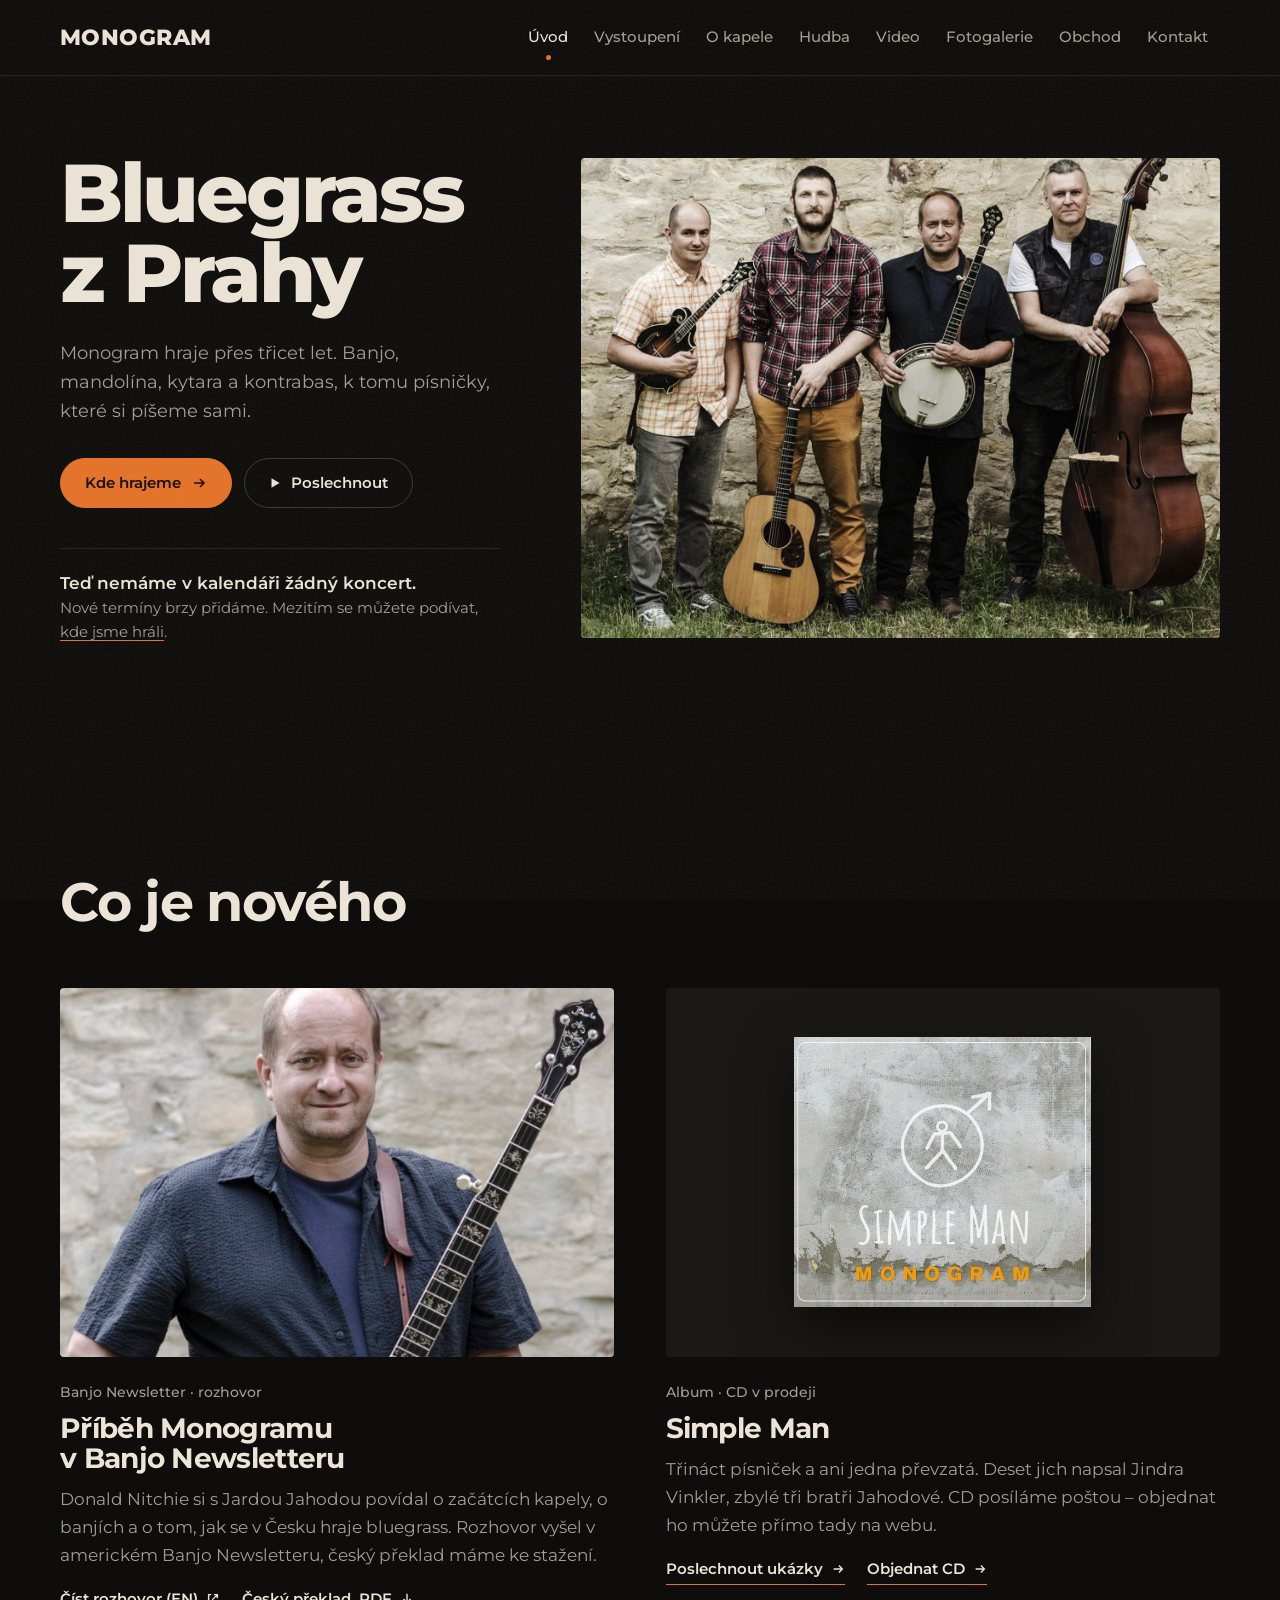
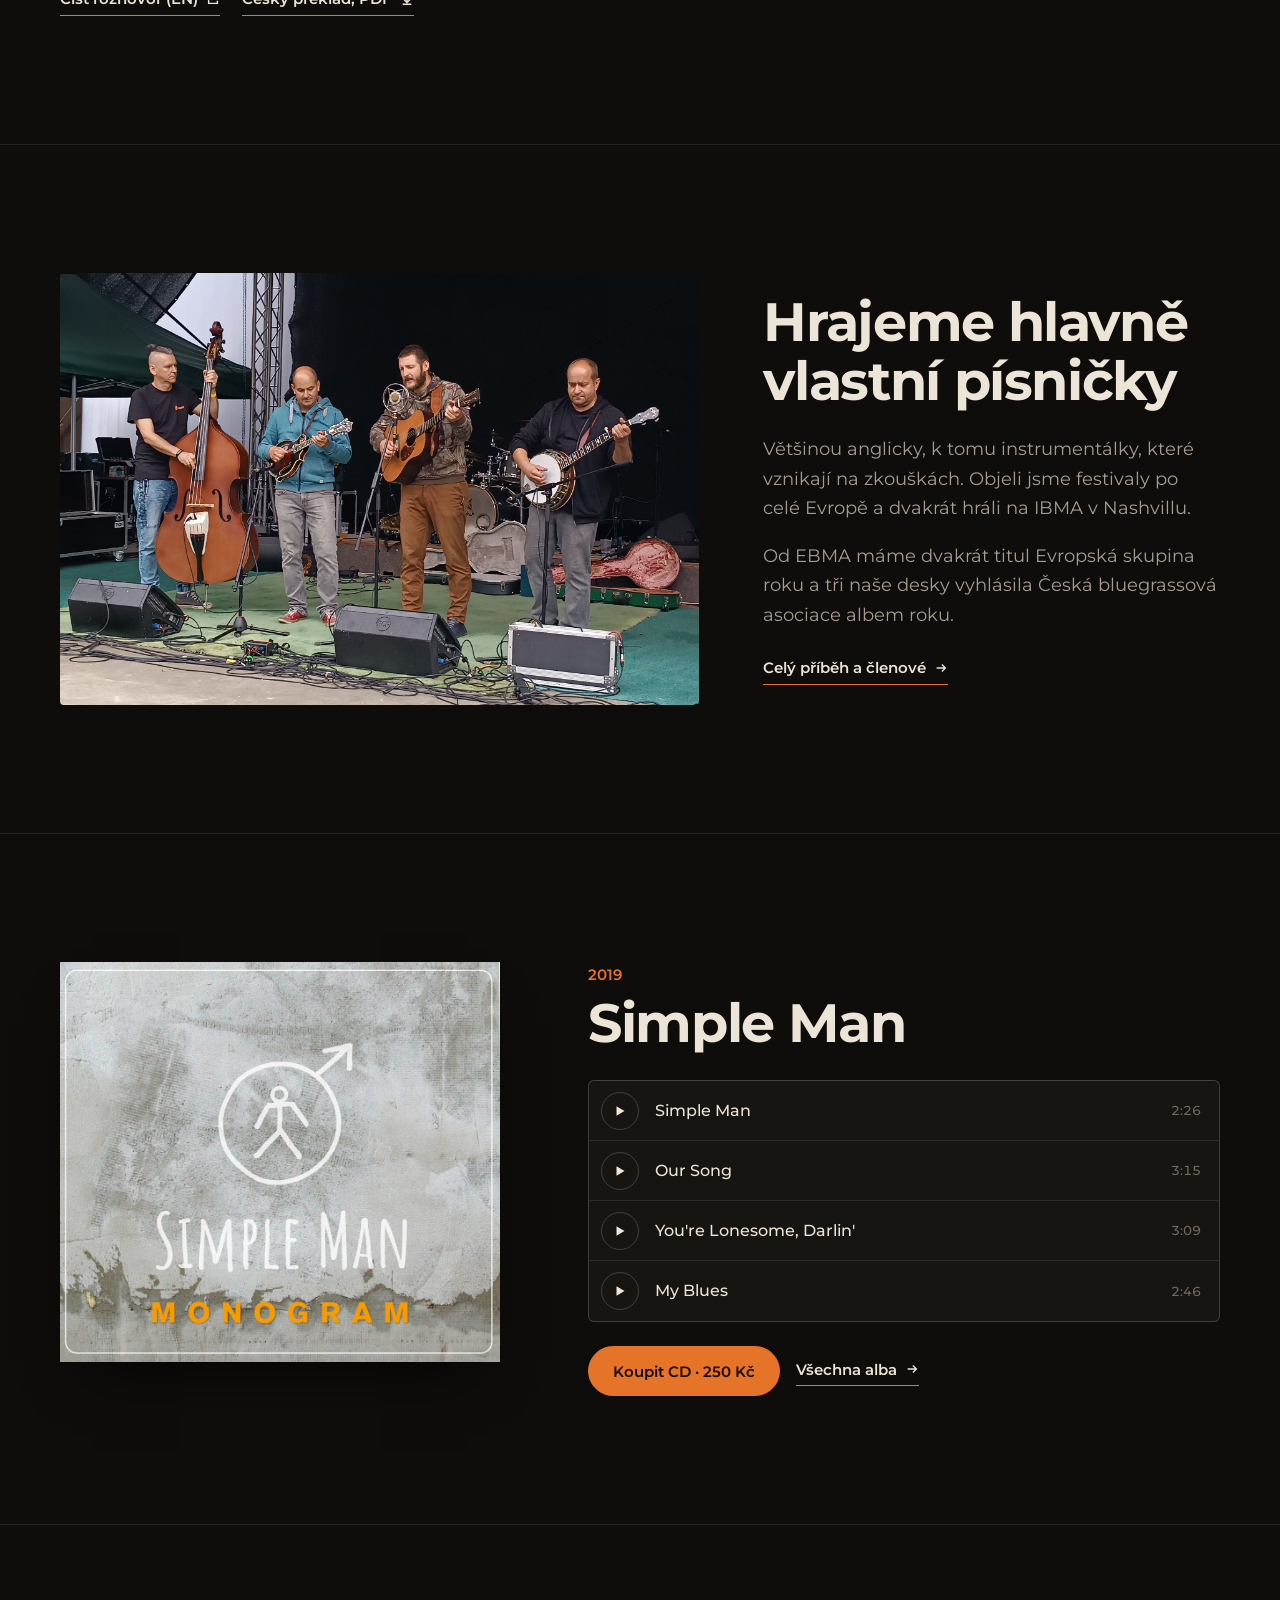
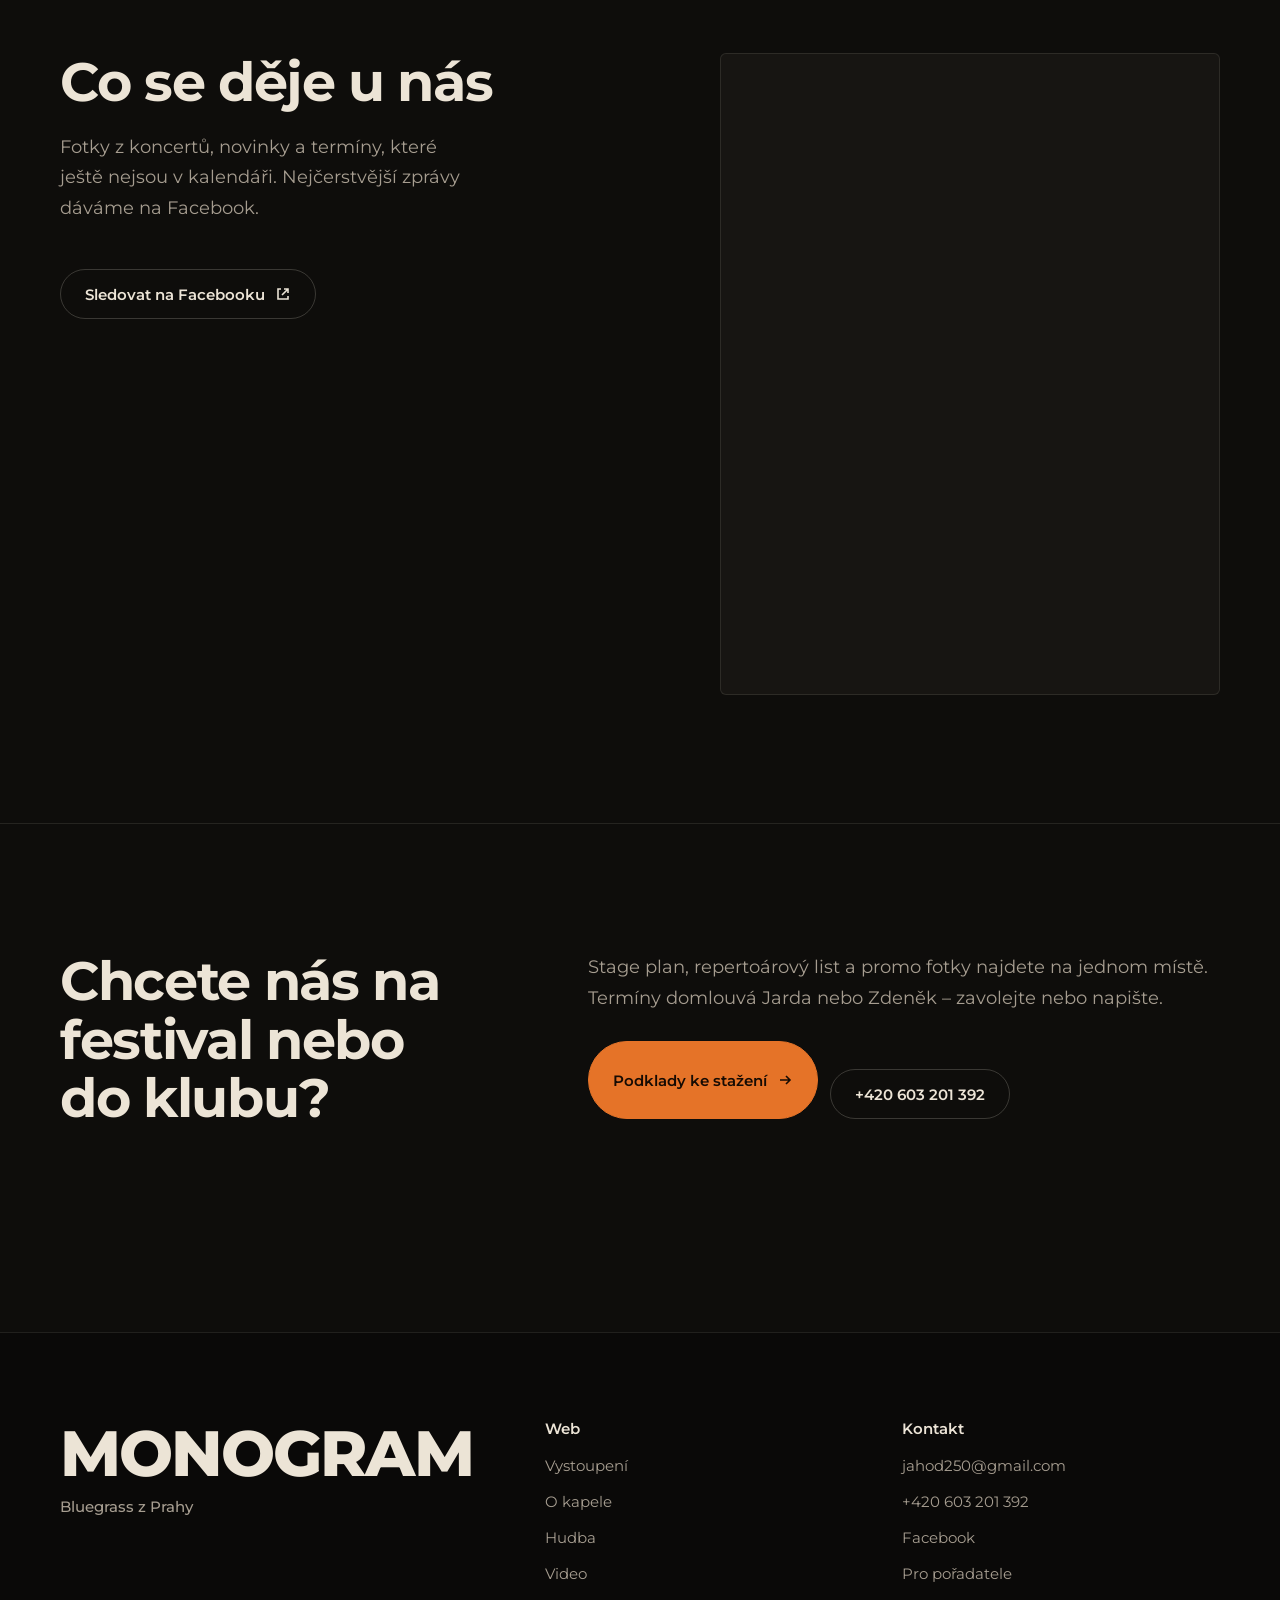
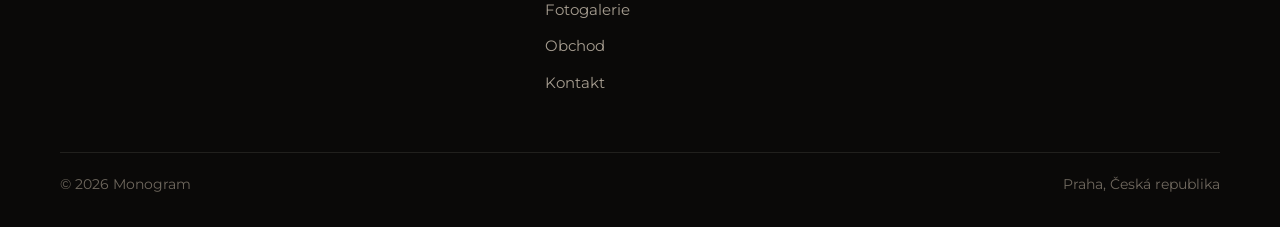
<file: index.html>
<!doctype html>
<html lang="cs">
<head>
  <meta charset="utf-8">
  <meta name="viewport" content="width=device-width, initial-scale=1, viewport-fit=cover">
  <title>Monogram — bluegrass z Prahy</title>
  <meta name="description" content="Monogram – pražská bluegrassová kapela. Banjo, mandolína, kytara, kontrabas a vlastní písně už přes třicet let.">
  <meta name="theme-color" content="#0e0d0b">
  <meta property="og:type" content="website">
  <meta property="og:site_name" content="Monogram">
  <meta property="og:title" content="Monogram — bluegrass z Prahy">
  <meta property="og:description" content="Monogram – pražská bluegrassová kapela. Banjo, mandolína, kytara, kontrabas a vlastní písně už přes třicet let.">
  <meta property="og:image" content="https://monogram.cz/assets/img/foto/monogram_four.jpg">
  <link rel="icon" href="assets/img/favicon.svg" type="image/svg+xml">
  <link rel="preconnect" href="https://fonts.googleapis.com">
  <link rel="preconnect" href="https://fonts.gstatic.com" crossorigin>
  <link rel="stylesheet" href="https://fonts.googleapis.com/css2?family=Montserrat:ital,wght@0,400..800;1,400..800&display=swap">
  <link rel="stylesheet" href="assets/css/style.css">
  <script>document.documentElement.classList.add("js")</script>
</head>
<body>
  <a class="skip" href="#obsah">Přeskočit na obsah</a>

  <header class="site-header">
    <div class="wrap">
      <a class="brand" href="index.html" aria-label="Monogram – úvod">
        <!-- LOGO: až dorazí, nahraďte dva řádky níže za <img src="assets/img/logo.svg" alt="Monogram"> -->
        <span class="brand-name">Monogram</span>
      </a>
      <button class="nav-toggle" type="button" aria-expanded="false" aria-controls="menu" aria-label="Otevřít menu"><span></span><span></span></button>
      <nav class="nav" id="menu" aria-label="Hlavní menu" data-lenis-prevent>
          <a href="index.html" aria-current="page">Úvod</a>
          <a href="vystoupeni.html">Vystoupení</a>
          <a href="o-kapele.html">O kapele</a>
          <a href="hudba.html">Hudba</a>
          <a href="video.html">Video</a>
          <a href="fotogalerie.html">Fotogalerie</a>
          <a href="obchod.html">Obchod</a>
          <a href="kontakt.html">Kontakt</a>
      </nav>
    </div>
  </header>

  <main id="obsah">

    <section class="home-hero">
      <div class="wrap home-hero-grid">
        <div class="home-hero-text">
          <h1 class="home-title">Bluegrass<br>z&nbsp;Prahy</h1>
          <p class="hero-meta">Monogram hraje přes třicet let. Banjo, mandolína, kytara a kontrabas, k tomu písničky, které si píšeme sami.</p>
          <div class="hero-actions">
            <a class="btn" href="vystoupeni.html">Kde hrajeme <svg viewBox="0 0 16 16" aria-hidden="true"><path d="M3 8h10M9 4l4 4-4 4" fill="none" stroke="currentColor" stroke-width="1.6"/></svg></a>
            <a class="btn btn--ghost" href="hudba.html#simple-man"><svg style="width:12px;height:12px" viewBox="0 0 12 12" aria-hidden="true"><path d="M2.5 1.2v9.6L10.5 6z" fill="currentColor"/></svg> Poslechnout</a>
          </div>
          <p class="next-show" data-next-show>Termíny koncertů najdete v <a href="vystoupeni.html">kalendáři</a>.</p>
        </div>
        <figure class="hero-photo">
          <img src="assets/img/foto/monogram_4.jpg" width="1500" height="1500" alt="Jaromír Jahoda, Zdeněk Jahoda, Jindra Vinkler a Erik Banič s nástroji před kamennou zdí" fetchpriority="high">
        </figure>
      </div>
    </section>

    <section class="section">
      <div class="wrap">
        <div class="section-head">
          <h2 class="section-title">Co je nového</h2>
        </div>
        <div class="news">
          <article class="news-item reveal">
            <a class="news-media" href="https://banjonews.com/2021-09/jaromir_jahoda_the_monogram_story.html" target="_blank" rel="noopener" tabindex="-1" aria-hidden="true">
              <img src="assets/img/clenove/jarda_02.jpg" width="700" height="1000" alt="" loading="lazy" style="object-position:center 30%">
            </a>
            <div>
              <p class="news-date">Banjo Newsletter · rozhovor</p>
              <h3>Příběh Monogramu v Banjo Newsletteru</h3>
              <p>Donald Nitchie si s Jardou Jahodou povídal o začátcích kapely, o banjích a o tom, jak se v Česku hraje bluegrass. Rozhovor vyšel v americkém Banjo Newsletteru, český překlad máme ke stažení.</p>
              <div class="news-links">
                <a class="link-arrow" href="https://banjonews.com/2021-09/jaromir_jahoda_the_monogram_story.html" target="_blank" rel="noopener">Číst rozhovor (EN) <svg viewBox="0 0 16 16" aria-hidden="true"><path d="M6 3H3v10h10v-3M9 3h4v4M13 3L7 9" fill="none" stroke="currentColor" stroke-width="1.6"/></svg></a>
                <a class="link-arrow" href="assets/files/banjo-newsletter-cz.pdf" download>Český překlad, PDF <svg viewBox="0 0 16 16" aria-hidden="true"><path d="M8 2v10M4 8l4 4 4-4M3 14h10" fill="none" stroke="currentColor" stroke-width="1.6"/></svg></a>
              </div>
            </div>
          </article>
          <article class="news-item reveal" style="--i:1">
            <a class="news-media news-media--cover" href="hudba.html#simple-man" tabindex="-1" aria-hidden="true">
              <img src="assets/img/alba/obal_monogram_simple-man.jpg" width="1000" height="909" alt="" loading="lazy">
            </a>
            <div>
              <p class="news-date">Album · CD v prodeji</p>
              <h3>Simple Man</h3>
              <p>Třináct písniček a ani jedna převzatá. Deset jich napsal Jindra Vinkler, zbylé tři bratři Jahodové. CD posíláme poštou – objednat ho můžete přímo tady na webu.</p>
              <div class="news-links">
                <a class="link-arrow" href="hudba.html#simple-man">Poslechnout ukázky <svg viewBox="0 0 16 16" aria-hidden="true"><path d="M3 8h10M9 4l4 4-4 4" fill="none" stroke="currentColor" stroke-width="1.6"/></svg></a>
                <a class="link-arrow" href="obchod.html">Objednat CD <svg viewBox="0 0 16 16" aria-hidden="true"><path d="M3 8h10M9 4l4 4-4 4" fill="none" stroke="currentColor" stroke-width="1.6"/></svg></a>
              </div>
            </div>
          </article>
        </div>
      </div>
    </section>

    <section class="section">
      <div class="wrap about">
        <figure class="about-photo reveal">
          <img src="assets/img/foto/monogram-on-stage.jpg" width="2048" height="1387" alt="Monogram na festivalovém pódiu" loading="lazy">
        </figure>
        <div class="about-text reveal" style="--i:1">
          <h2 class="section-title">Hrajeme hlavně vlastní písničky</h2>
          <p>Většinou anglicky, k tomu instrumentálky, které vznikají na zkouškách. Objeli jsme festivaly po celé Evropě a dvakrát hráli na IBMA v Nashvillu.</p>
          <p>Od EBMA máme dvakrát titul Evropská skupina roku a tři naše desky vyhlásila Česká bluegrassová asociace albem roku.</p>
          <a class="link-arrow" href="o-kapele.html">Celý příběh a členové <svg viewBox="0 0 16 16" aria-hidden="true"><path d="M3 8h10M9 4l4 4-4 4" fill="none" stroke="currentColor" stroke-width="1.6"/></svg></a>
        </div>
      </div>
    </section>

    <section class="section">
      <div class="wrap split">
        <div class="reveal">
          <img src="assets/img/alba/obal_monogram_simple-man.jpg" width="1000" height="909" alt="Obal alba Simple Man" loading="lazy" style="width:100%;max-width:440px;box-shadow:0 30px 60px -30px rgba(0,0,0,.9)">
        </div>
        <div class="reveal" style="--i:1">
          <p class="album-year">2019</p>
          <h2 class="section-title">Simple Man</h2>
          <div class="player">
            <ul class="player-list">
              <li><button class="player-track" type="button" data-src="assets/audio/2-simple-man.mp3"><span>Simple Man</span><span class="player-time">2:26</span></button></li>
              <li><button class="player-track" type="button" data-src="assets/audio/4-our-song.mp3"><span>Our Song</span><span class="player-time">3:15</span></button></li>
              <li><button class="player-track" type="button" data-src="assets/audio/5-youre-lonesome-darlin.mp3"><span>You're Lonesome, Darlin'</span><span class="player-time">3:09</span></button></li>
              <li><button class="player-track" type="button" data-src="assets/audio/10-my-blues.mp3"><span>My Blues</span><span class="player-time">2:46</span></button></li>
            </ul>
          </div>
          <div class="album-buy">
            <a class="btn" href="obchod.html">Koupit CD · 250 Kč</a>
            <a class="link-arrow" href="hudba.html">Všechna alba <svg viewBox="0 0 16 16" aria-hidden="true"><path d="M3 8h10M9 4l4 4-4 4" fill="none" stroke="currentColor" stroke-width="1.6"/></svg></a>
          </div>
        </div>
      </div>
    </section>

    <section class="section">
      <div class="wrap split">
        <div>
          <h2 class="section-title reveal">Co se děje u nás</h2>
          <p class="muted reveal" style="font-size:18px;margin-top:20px;max-width:420px;--i:1">Fotky z koncertů, novinky a termíny, které ještě nejsou v kalendáři. Nejčerstvější zprávy dáváme na Facebook.</p>
          <a class="btn btn--ghost" href="https://www.facebook.com/monogramband" target="_blank" rel="noopener">Sledovat na Facebooku <svg viewBox="0 0 16 16" aria-hidden="true"><path d="M6 3H3v10h10v-3M9 3h4v4M13 3L7 9" fill="none" stroke="currentColor" stroke-width="1.6"/></svg></a>
        </div>
        <div class="fb-embed reveal" style="--i:1">
          <iframe src="https://www.facebook.com/plugins/page.php?href=https%3A%2F%2Fwww.facebook.com%2Fmonogramband&tabs=timeline&width=500&height=640&small_header=true&adapt_container_width=true&hide_cover=false&show_facepile=false&locale=cs_CZ" width="500" height="640" title="Facebook stránka kapely Monogram" loading="lazy" allow="encrypted-media; clipboard-write; picture-in-picture; web-share"></iframe>
        </div>
      </div>
    </section>

    <section class="section">
      <div class="wrap split">
        <div>
          <h2 class="section-title reveal">Chcete nás na festival nebo do klubu?</h2>
        </div>
        <div class="reveal" style="--i:1">
          <p class="muted" style="font-size:18px">Stage plan, repertoárový list a promo fotky najdete na jednom místě. Termíny domlouvá Jarda nebo Zdeněk – zavolejte nebo napište.</p>
          <div class="hero-actions">
            <a class="btn" href="kontakt.html#pro-poradatele">Podklady ke stažení <svg viewBox="0 0 16 16" aria-hidden="true"><path d="M3 8h10M9 4l4 4-4 4" fill="none" stroke="currentColor" stroke-width="1.6"/></svg></a>
            <a class="btn btn--ghost" href="tel:+420603201392">+420 603 201 392</a>
          </div>
        </div>
      </div>
    </section>
  </main>

  <footer class="site-footer">
    <div class="wrap">
      <div class="footer-grid">
        <div class="footer-word">Monogram<span>Bluegrass z Prahy</span></div>
        <div class="footer-col">
          <h4>Web</h4>
          <ul>
            <li><a href="vystoupeni.html">Vystoupení</a></li>
            <li><a href="o-kapele.html">O kapele</a></li>
            <li><a href="hudba.html">Hudba</a></li>
            <li><a href="video.html">Video</a></li>
            <li><a href="fotogalerie.html">Fotogalerie</a></li>
            <li><a href="obchod.html">Obchod</a></li>
            <li><a href="kontakt.html">Kontakt</a></li>
          </ul>
        </div>
        <div class="footer-col">
          <h4>Kontakt</h4>
          <ul>
            <li><a href="mailto:jahod250@gmail.com">jahod250@gmail.com</a></li>
            <li><a href="tel:+420603201392">+420 603 201 392</a></li>
            <li><a href="https://www.facebook.com/monogramband" target="_blank" rel="noopener">Facebook</a></li>
            <li><a href="kontakt.html#pro-poradatele">Pro pořadatele</a></li>
          </ul>
        </div>
      </div>
      <div class="footer-bottom">
        <span>© <span data-current-year>2026</span> Monogram</span>
        <span>Praha, Česká republika</span>
      </div>
    </div>
  </footer>

  <script src="assets/js/koncerty.js"></script>
  <script src="assets/vendor/lenis.min.js"></script>
  <script src="assets/js/main.js"></script>
</body>
</html>
</file>
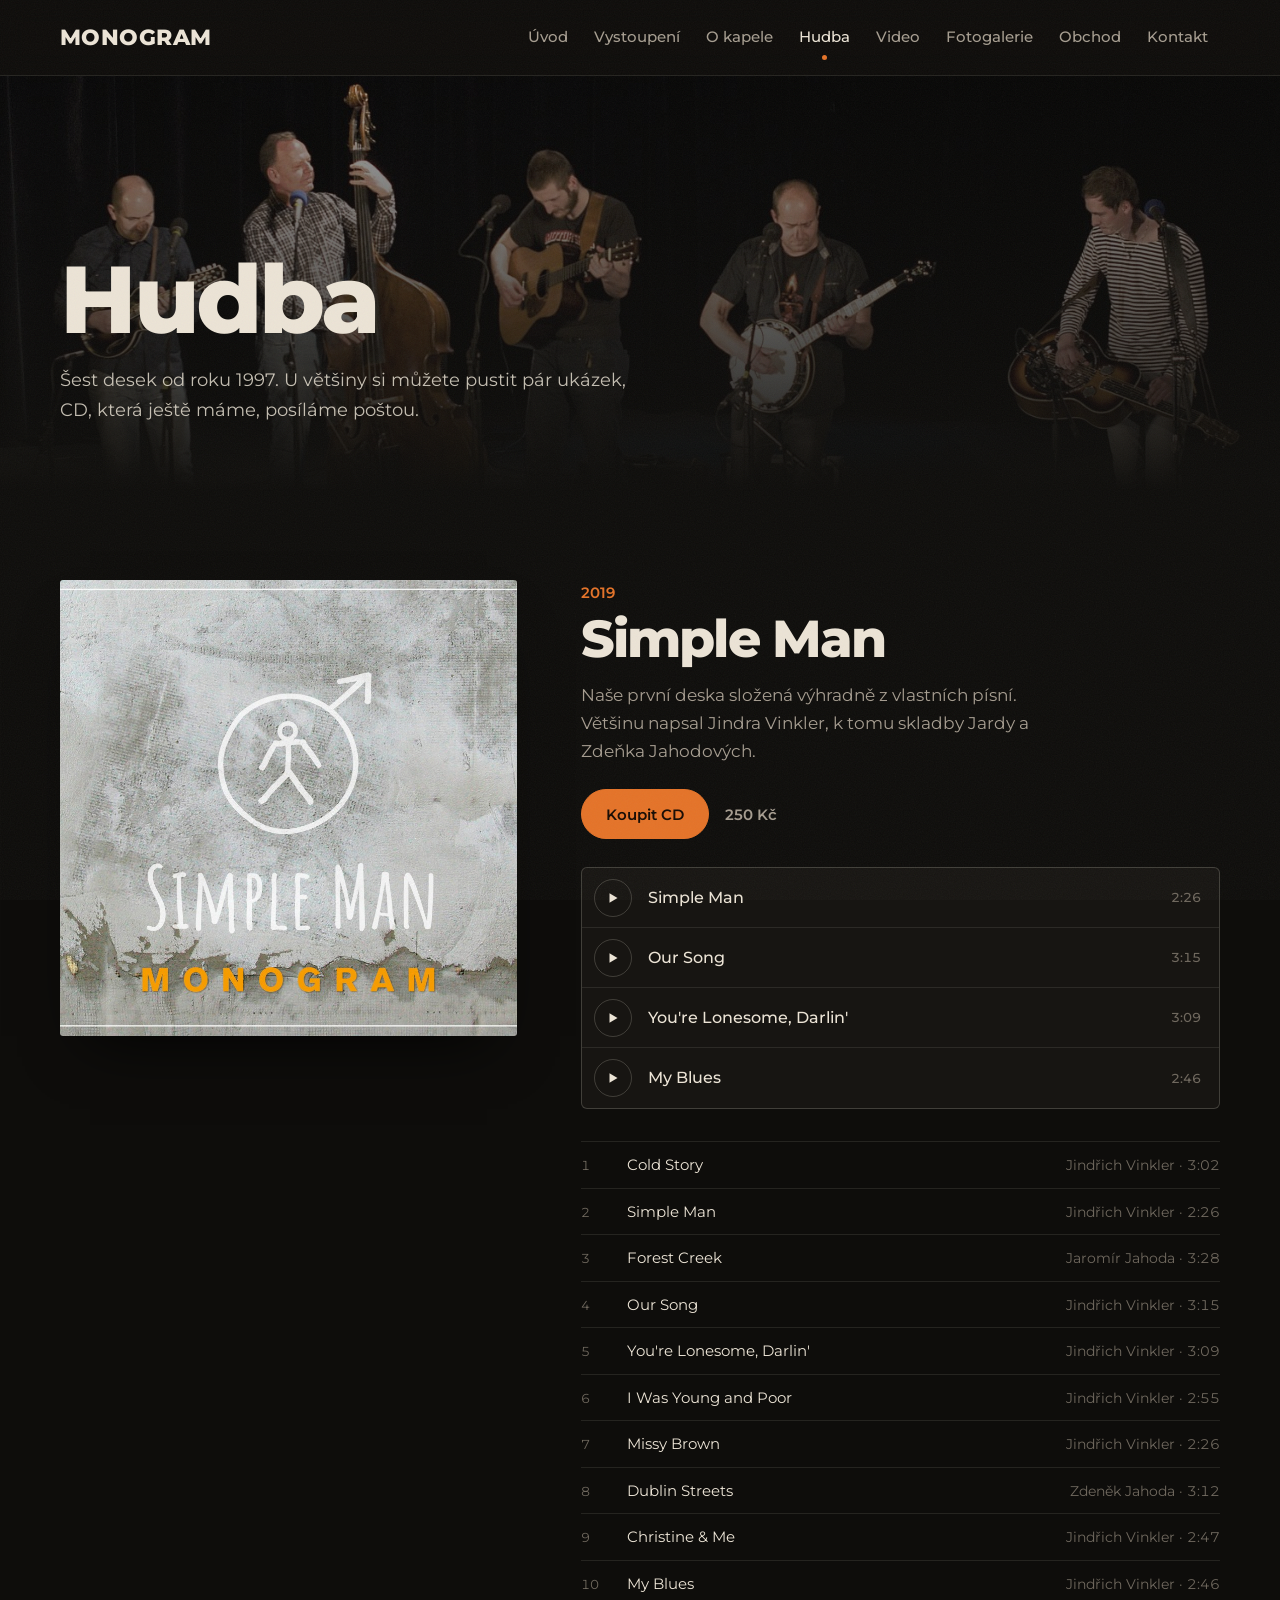
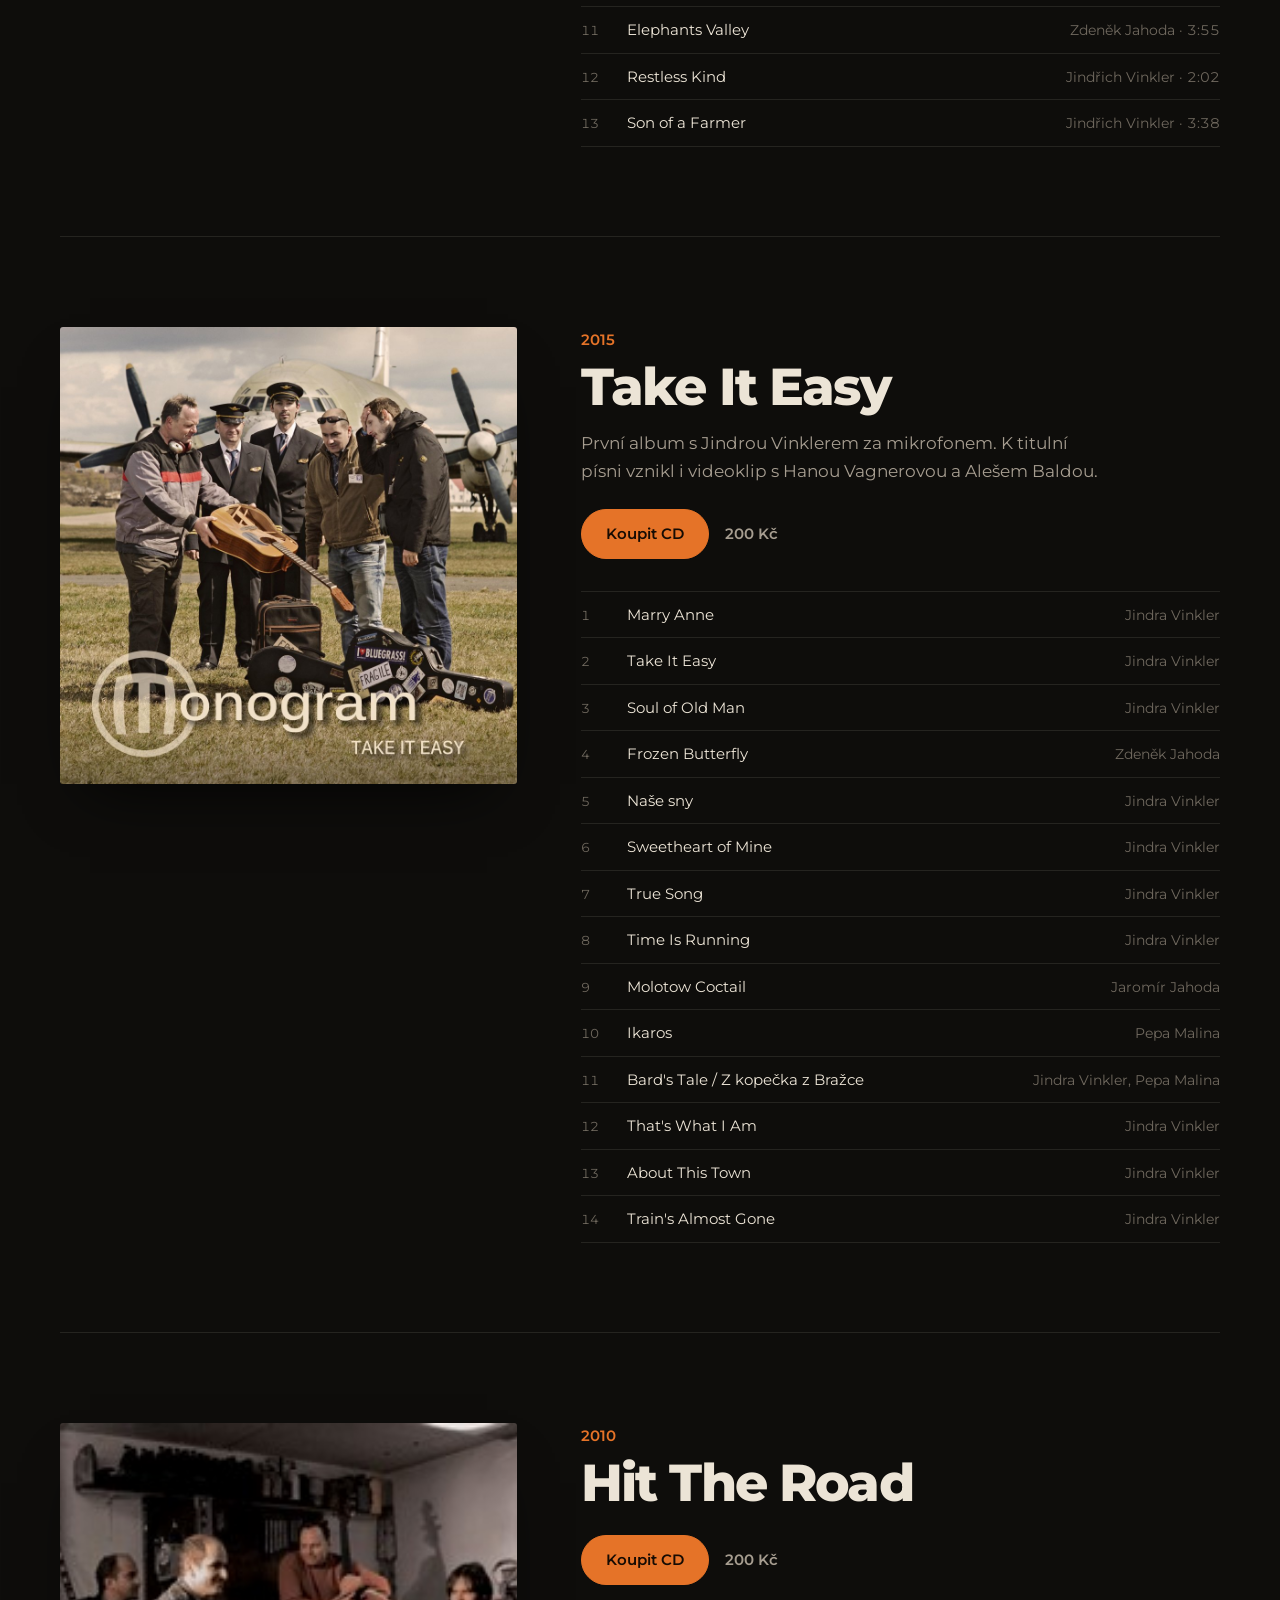
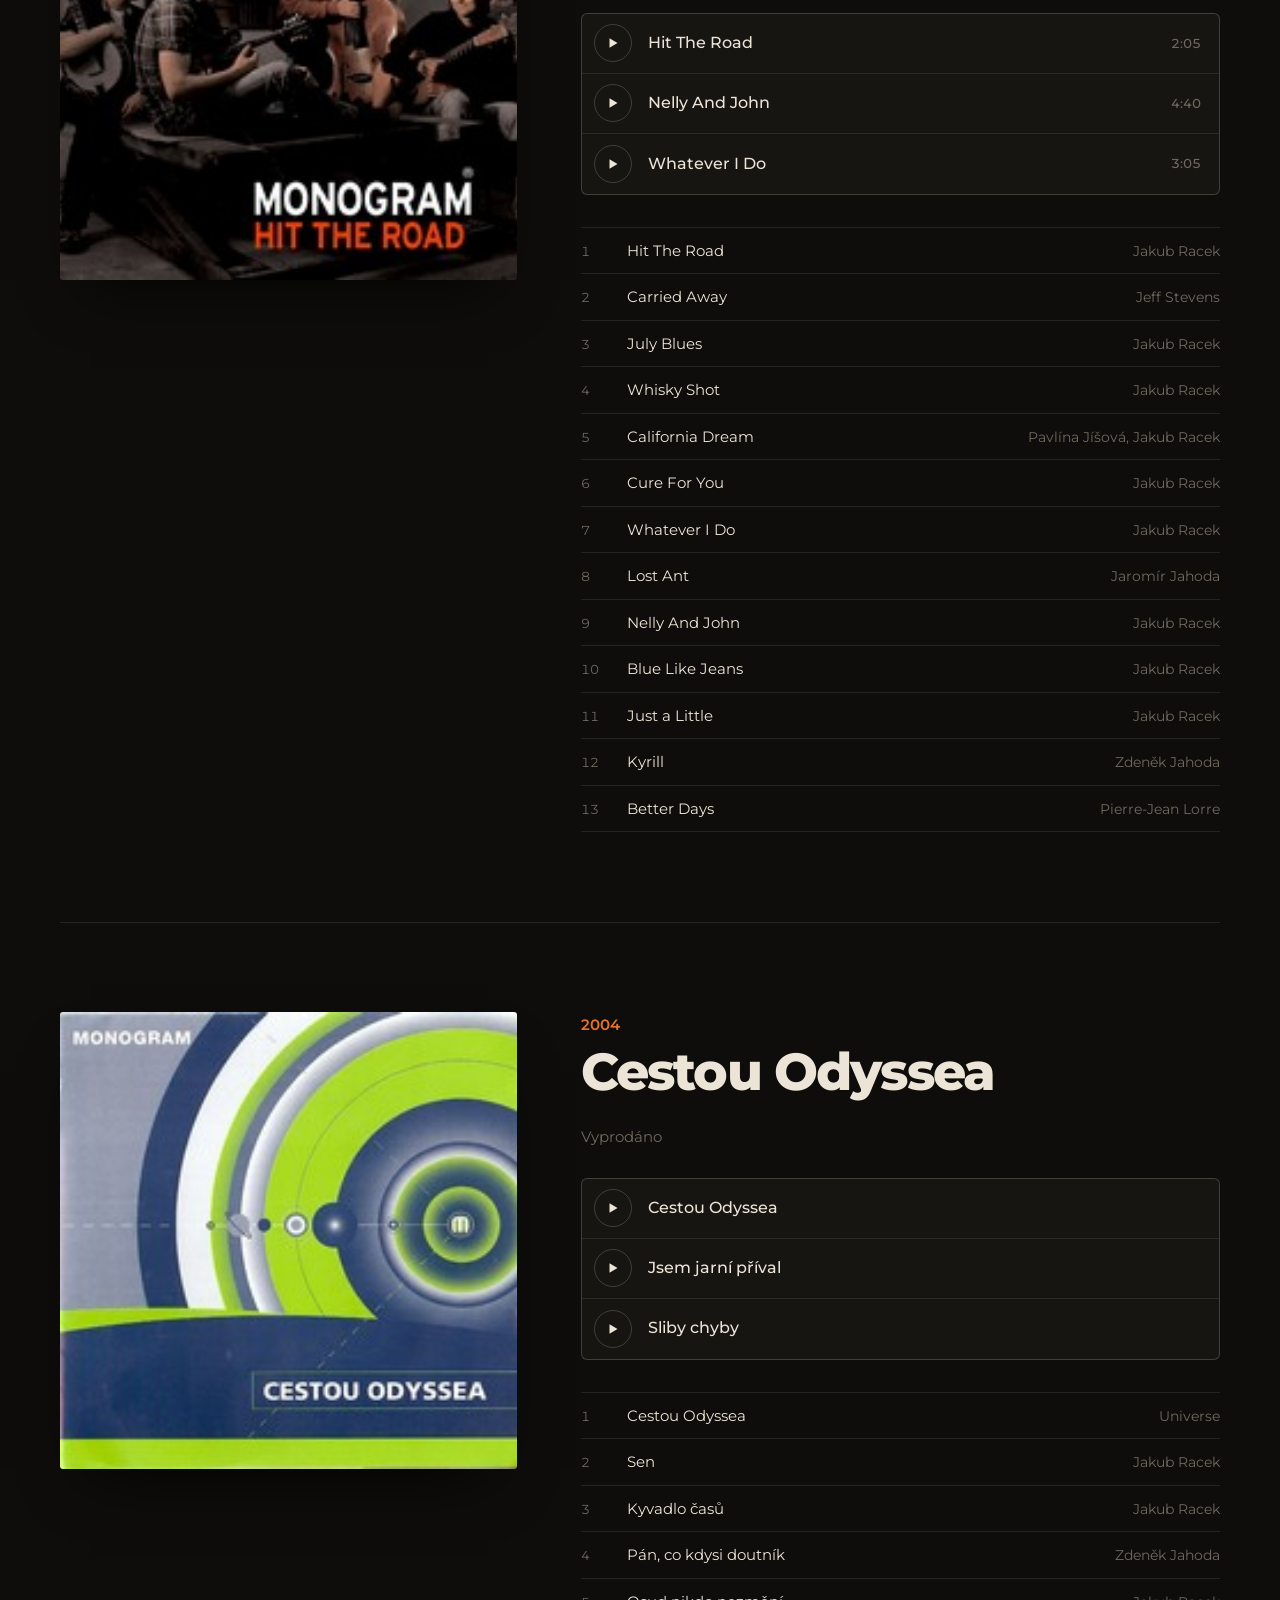
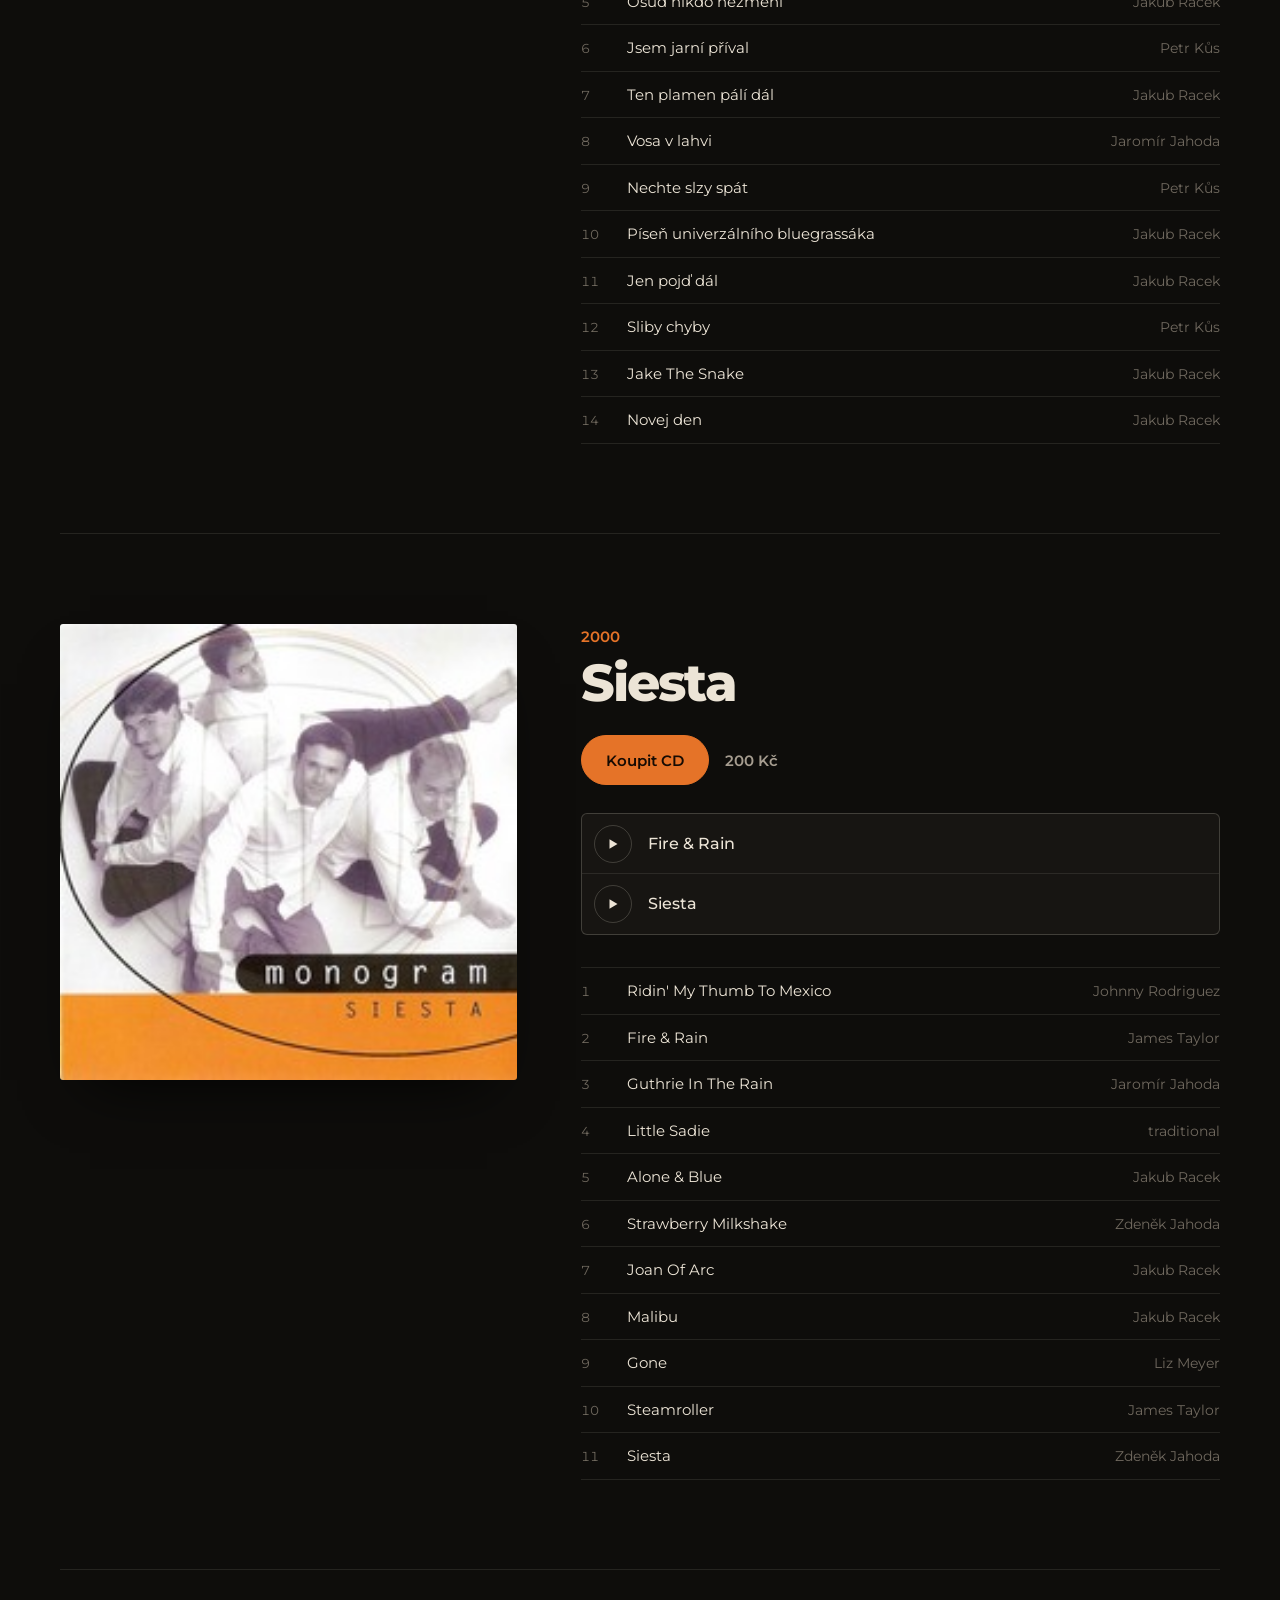
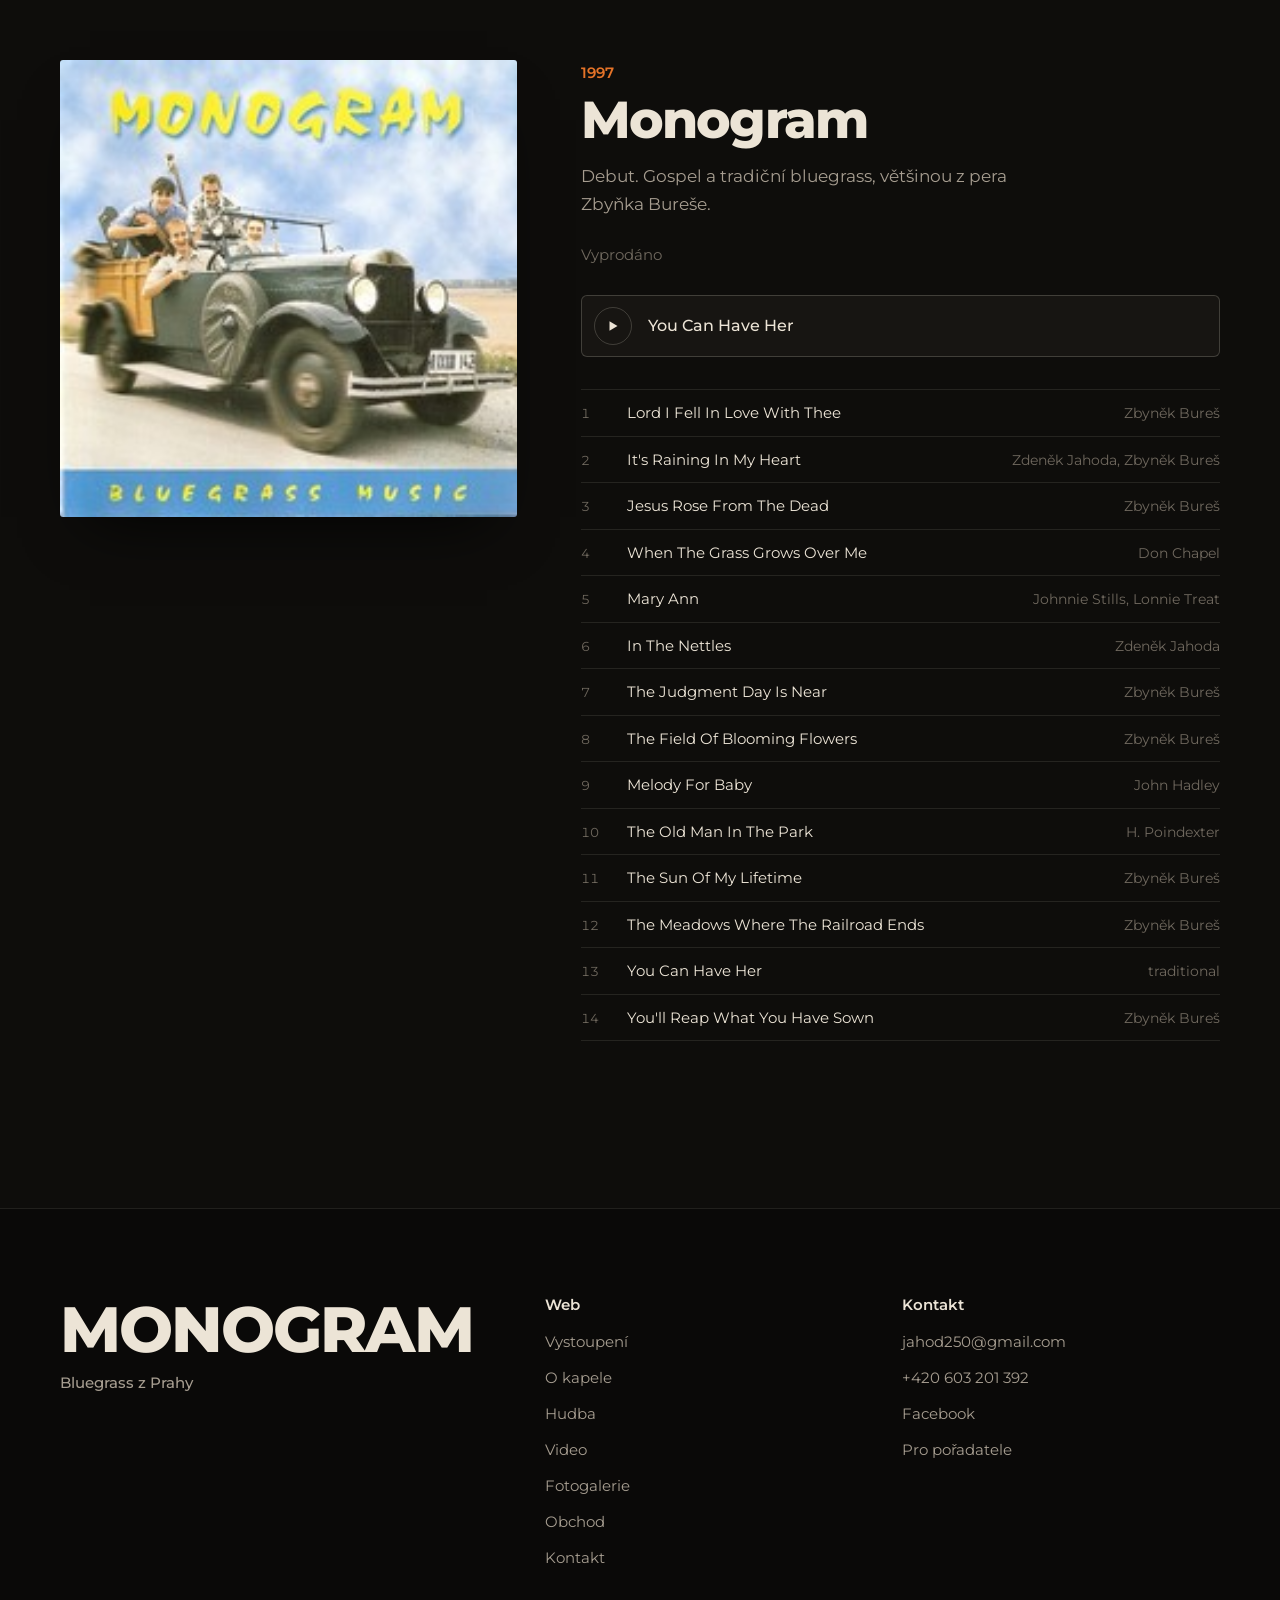
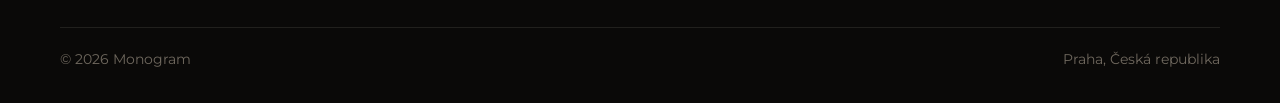
<file: hudba.html>
<!doctype html>
<html lang="cs">
<head>
  <meta charset="utf-8">
  <meta name="viewport" content="width=device-width, initial-scale=1, viewport-fit=cover">
  <title>Hudba — Monogram</title>
  <meta name="description" content="Diskografie kapely Monogram – alba Simple Man, Take It Easy, Hit The Road, Cestou Odyssea, Siesta a Monogram. Ukázky k poslechu.">
  <meta name="theme-color" content="#0e0d0b">
  <meta property="og:type" content="website">
  <meta property="og:site_name" content="Monogram">
  <meta property="og:title" content="Hudba — Monogram">
  <meta property="og:description" content="Diskografie kapely Monogram – alba Simple Man, Take It Easy, Hit The Road, Cestou Odyssea, Siesta a Monogram. Ukázky k poslechu.">
  <meta property="og:image" content="https://monogram.cz/assets/img/foto/monogram_four.jpg">
  <link rel="icon" href="assets/img/favicon.svg" type="image/svg+xml">
  <link rel="preconnect" href="https://fonts.googleapis.com">
  <link rel="preconnect" href="https://fonts.gstatic.com" crossorigin>
  <link rel="stylesheet" href="https://fonts.googleapis.com/css2?family=Montserrat:ital,wght@0,400..800;1,400..800&display=swap">
  <link rel="stylesheet" href="assets/css/style.css">
  <script>document.documentElement.classList.add("js")</script>
</head>
<body>
  <a class="skip" href="#obsah">Přeskočit na obsah</a>

  <header class="site-header">
    <div class="wrap">
      <a class="brand" href="index.html" aria-label="Monogram – úvod">
        <!-- LOGO: až dorazí, nahraďte dva řádky níže za <img src="assets/img/logo.svg" alt="Monogram"> -->
        <span class="brand-name">Monogram</span>
      </a>
      <button class="nav-toggle" type="button" aria-expanded="false" aria-controls="menu" aria-label="Otevřít menu"><span></span><span></span></button>
      <nav class="nav" id="menu" aria-label="Hlavní menu" data-lenis-prevent>
          <a href="index.html">Úvod</a>
          <a href="vystoupeni.html">Vystoupení</a>
          <a href="o-kapele.html">O kapele</a>
          <a href="hudba.html" aria-current="page">Hudba</a>
          <a href="video.html">Video</a>
          <a href="fotogalerie.html">Fotogalerie</a>
          <a href="obchod.html">Obchod</a>
          <a href="kontakt.html">Kontakt</a>
      </nav>
    </div>
  </header>

  <main id="obsah">

    <header class="page-hero">
      <img class="page-hero-img" src="assets/img/foto/monogram-2019_01.jpg" alt="" style="object-position:50% 45%" fetchpriority="high">
      <div class="wrap page-hero-inner">
        <h1 class="page-title">Hudba</h1>
        <p class="page-lede">Šest desek od roku 1997. U většiny si můžete pustit pár ukázek, CD, která ještě máme, posíláme poštou.</p>
      </div>
    </header>

    <div class="wrap">
      <article class="album" id="simple-man">
        <div class="album-cover"><img src="assets/img/alba/obal_monogram_simple-man.jpg" alt="Obal alba Simple Man" loading="lazy"></div>
        <div>
          <p class="album-year">2019</p>
          <h2>Simple Man</h2>
          <p class="album-desc">Naše první deska složená výhradně z vlastních písní. Většinu napsal Jindra Vinkler, k tomu skladby Jardy a Zdeňka Jahodových.</p>
          <div class="album-buy">
            <a class="btn" href="obchod.html">Koupit CD</a><span class="album-price">250 Kč</span>
          </div>
          <div class="player">
            <ul class="player-list">
              <li><button class="player-track" type="button" data-src="assets/audio/2-simple-man.mp3"><span>Simple Man</span><span class="player-time">2:26</span></button></li>
              <li><button class="player-track" type="button" data-src="assets/audio/4-our-song.mp3"><span>Our Song</span><span class="player-time">3:15</span></button></li>
              <li><button class="player-track" type="button" data-src="assets/audio/5-youre-lonesome-darlin.mp3"><span>You're Lonesome, Darlin'</span><span class="player-time">3:09</span></button></li>
              <li><button class="player-track" type="button" data-src="assets/audio/10-my-blues.mp3"><span>My Blues</span><span class="player-time">2:46</span></button></li>
            </ul>
          </div>
          <ol class="tracklist">
            <li><span>Cold Story</span><span class="who">Jindřich Vinkler · <span class="len">3:02</span></span></li>
            <li><span>Simple Man</span><span class="who">Jindřich Vinkler · <span class="len">2:26</span></span></li>
            <li><span>Forest Creek</span><span class="who">Jaromír Jahoda · <span class="len">3:28</span></span></li>
            <li><span>Our Song</span><span class="who">Jindřich Vinkler · <span class="len">3:15</span></span></li>
            <li><span>You're Lonesome, Darlin'</span><span class="who">Jindřich Vinkler · <span class="len">3:09</span></span></li>
            <li><span>I Was Young and Poor</span><span class="who">Jindřich Vinkler · <span class="len">2:55</span></span></li>
            <li><span>Missy Brown</span><span class="who">Jindřich Vinkler · <span class="len">2:26</span></span></li>
            <li><span>Dublin Streets</span><span class="who">Zdeněk Jahoda · <span class="len">3:12</span></span></li>
            <li><span>Christine & Me</span><span class="who">Jindřich Vinkler · <span class="len">2:47</span></span></li>
            <li><span>My Blues</span><span class="who">Jindřich Vinkler · <span class="len">2:46</span></span></li>
            <li><span>Elephants Valley</span><span class="who">Zdeněk Jahoda · <span class="len">3:55</span></span></li>
            <li><span>Restless Kind</span><span class="who">Jindřich Vinkler · <span class="len">2:02</span></span></li>
            <li><span>Son of a Farmer</span><span class="who">Jindřich Vinkler · <span class="len">3:38</span></span></li>
          </ol>
        </div>
      </article>
      <article class="album" id="take-it-easy">
        <div class="album-cover"><img src="assets/img/alba/take-it-easy.jpg" alt="Obal alba Take It Easy" loading="lazy"></div>
        <div>
          <p class="album-year">2015</p>
          <h2>Take It Easy</h2>
          <p class="album-desc">První album s Jindrou Vinklerem za mikrofonem. K titulní písni vznikl i videoklip s Hanou Vagnerovou a Alešem Baldou.</p>
          <div class="album-buy">
            <a class="btn" href="obchod.html">Koupit CD</a><span class="album-price">200 Kč</span>
          </div>
          
          <ol class="tracklist">
            <li><span>Marry Anne</span><span class="who">Jindra Vinkler</span></li>
            <li><span>Take It Easy</span><span class="who">Jindra Vinkler</span></li>
            <li><span>Soul of Old Man</span><span class="who">Jindra Vinkler</span></li>
            <li><span>Frozen Butterfly</span><span class="who">Zdeněk Jahoda</span></li>
            <li><span>Naše sny</span><span class="who">Jindra Vinkler</span></li>
            <li><span>Sweetheart of Mine</span><span class="who">Jindra Vinkler</span></li>
            <li><span>True Song</span><span class="who">Jindra Vinkler</span></li>
            <li><span>Time Is Running</span><span class="who">Jindra Vinkler</span></li>
            <li><span>Molotow Coctail</span><span class="who">Jaromír Jahoda</span></li>
            <li><span>Ikaros</span><span class="who">Pepa Malina</span></li>
            <li><span>Bard's Tale / Z kopečka z Bražce</span><span class="who">Jindra Vinkler, Pepa Malina</span></li>
            <li><span>That's What I Am</span><span class="who">Jindra Vinkler</span></li>
            <li><span>About This Town</span><span class="who">Jindra Vinkler</span></li>
            <li><span>Train's Almost Gone</span><span class="who">Jindra Vinkler</span></li>
          </ol>
        </div>
      </article>
      <article class="album" id="hit-the-road">
        <div class="album-cover"><img src="assets/img/alba/hit.jpg" alt="Obal alba Hit The Road" loading="lazy"></div>
        <div>
          <p class="album-year">2010</p>
          <h2>Hit The Road</h2>
          
          <div class="album-buy">
            <a class="btn" href="obchod.html">Koupit CD</a><span class="album-price">200 Kč</span>
          </div>
          <div class="player">
            <ul class="player-list">
              <li><button class="player-track" type="button" data-src="assets/audio/hit-the-road.mp3"><span>Hit The Road</span><span class="player-time">2:05</span></button></li>
              <li><button class="player-track" type="button" data-src="assets/audio/nelly-and-john.mp3"><span>Nelly And John</span><span class="player-time">4:40</span></button></li>
              <li><button class="player-track" type="button" data-src="assets/audio/whatever-i-do.mp3"><span>Whatever I Do</span><span class="player-time">3:05</span></button></li>
            </ul>
          </div>
          <ol class="tracklist">
            <li><span>Hit The Road</span><span class="who">Jakub Racek</span></li>
            <li><span>Carried Away</span><span class="who">Jeff Stevens</span></li>
            <li><span>July Blues</span><span class="who">Jakub Racek</span></li>
            <li><span>Whisky Shot</span><span class="who">Jakub Racek</span></li>
            <li><span>California Dream</span><span class="who">Pavlína Jíšová, Jakub Racek</span></li>
            <li><span>Cure For You</span><span class="who">Jakub Racek</span></li>
            <li><span>Whatever I Do</span><span class="who">Jakub Racek</span></li>
            <li><span>Lost Ant</span><span class="who">Jaromír Jahoda</span></li>
            <li><span>Nelly And John</span><span class="who">Jakub Racek</span></li>
            <li><span>Blue Like Jeans</span><span class="who">Jakub Racek</span></li>
            <li><span>Just a Little</span><span class="who">Jakub Racek</span></li>
            <li><span>Kyrill</span><span class="who">Zdeněk Jahoda</span></li>
            <li><span>Better Days</span><span class="who">Pierre-Jean Lorre</span></li>
          </ol>
        </div>
      </article>
      <article class="album" id="cestou-odyssea">
        <div class="album-cover"><img src="assets/img/alba/cestou.jpg" alt="Obal alba Cestou Odyssea" loading="lazy"></div>
        <div>
          <p class="album-year">2004</p>
          <h2>Cestou Odyssea</h2>
          
          <div class="album-buy">
            <span class="soldout">Vyprodáno</span>
          </div>
          <div class="player">
            <ul class="player-list">
              <li><button class="player-track" type="button" data-src="assets/audio/cestouodyssea.mp3"><span>Cestou Odyssea</span><span class="player-time"></span></button></li>
              <li><button class="player-track" type="button" data-src="assets/audio/jsemjarniprival.mp3"><span>Jsem jarní příval</span><span class="player-time"></span></button></li>
              <li><button class="player-track" type="button" data-src="assets/audio/slibychyby.mp3"><span>Sliby chyby</span><span class="player-time"></span></button></li>
            </ul>
          </div>
          <ol class="tracklist">
            <li><span>Cestou Odyssea</span><span class="who">Universe</span></li>
            <li><span>Sen</span><span class="who">Jakub Racek</span></li>
            <li><span>Kyvadlo časů</span><span class="who">Jakub Racek</span></li>
            <li><span>Pán, co kdysi doutník</span><span class="who">Zdeněk Jahoda</span></li>
            <li><span>Osud nikdo nezmění</span><span class="who">Jakub Racek</span></li>
            <li><span>Jsem jarní příval</span><span class="who">Petr Kůs</span></li>
            <li><span>Ten plamen pálí dál</span><span class="who">Jakub Racek</span></li>
            <li><span>Vosa v lahvi</span><span class="who">Jaromír Jahoda</span></li>
            <li><span>Nechte slzy spát</span><span class="who">Petr Kůs</span></li>
            <li><span>Píseň univerzálního bluegrassáka</span><span class="who">Jakub Racek</span></li>
            <li><span>Jen pojď dál</span><span class="who">Jakub Racek</span></li>
            <li><span>Sliby chyby</span><span class="who">Petr Kůs</span></li>
            <li><span>Jake The Snake</span><span class="who">Jakub Racek</span></li>
            <li><span>Novej den</span><span class="who">Jakub Racek</span></li>
          </ol>
        </div>
      </article>
      <article class="album" id="siesta">
        <div class="album-cover"><img src="assets/img/alba/siesta.jpg" alt="Obal alba Siesta" loading="lazy"></div>
        <div>
          <p class="album-year">2000</p>
          <h2>Siesta</h2>
          
          <div class="album-buy">
            <a class="btn" href="obchod.html">Koupit CD</a><span class="album-price">200 Kč</span>
          </div>
          <div class="player">
            <ul class="player-list">
              <li><button class="player-track" type="button" data-src="assets/audio/fire.mp3"><span>Fire & Rain</span><span class="player-time"></span></button></li>
              <li><button class="player-track" type="button" data-src="assets/audio/siesta.mp3"><span>Siesta</span><span class="player-time"></span></button></li>
            </ul>
          </div>
          <ol class="tracklist">
            <li><span>Ridin' My Thumb To Mexico</span><span class="who">Johnny Rodriguez</span></li>
            <li><span>Fire & Rain</span><span class="who">James Taylor</span></li>
            <li><span>Guthrie In The Rain</span><span class="who">Jaromír Jahoda</span></li>
            <li><span>Little Sadie</span><span class="who">traditional</span></li>
            <li><span>Alone & Blue</span><span class="who">Jakub Racek</span></li>
            <li><span>Strawberry Milkshake</span><span class="who">Zdeněk Jahoda</span></li>
            <li><span>Joan Of Arc</span><span class="who">Jakub Racek</span></li>
            <li><span>Malibu</span><span class="who">Jakub Racek</span></li>
            <li><span>Gone</span><span class="who">Liz Meyer</span></li>
            <li><span>Steamroller</span><span class="who">James Taylor</span></li>
            <li><span>Siesta</span><span class="who">Zdeněk Jahoda</span></li>
          </ol>
        </div>
      </article>
      <article class="album" id="monogram-1997">
        <div class="album-cover"><img src="assets/img/alba/1997.jpg" alt="Obal alba Monogram" loading="lazy"></div>
        <div>
          <p class="album-year">1997</p>
          <h2>Monogram</h2>
          <p class="album-desc">Debut. Gospel a tradiční bluegrass, většinou z pera Zbyňka Bureše.</p>
          <div class="album-buy">
            <span class="soldout">Vyprodáno</span>
          </div>
          <div class="player">
            <ul class="player-list">
              <li><button class="player-track" type="button" data-src="assets/audio/you_can.mp3"><span>You Can Have Her</span><span class="player-time"></span></button></li>
            </ul>
          </div>
          <ol class="tracklist">
            <li><span>Lord I Fell In Love With Thee</span><span class="who">Zbyněk Bureš</span></li>
            <li><span>It's Raining In My Heart</span><span class="who">Zdeněk Jahoda, Zbyněk Bureš</span></li>
            <li><span>Jesus Rose From The Dead</span><span class="who">Zbyněk Bureš</span></li>
            <li><span>When The Grass Grows Over Me</span><span class="who">Don Chapel</span></li>
            <li><span>Mary Ann</span><span class="who">Johnnie Stills, Lonnie Treat</span></li>
            <li><span>In The Nettles</span><span class="who">Zdeněk Jahoda</span></li>
            <li><span>The Judgment Day Is Near</span><span class="who">Zbyněk Bureš</span></li>
            <li><span>The Field Of Blooming Flowers</span><span class="who">Zbyněk Bureš</span></li>
            <li><span>Melody For Baby</span><span class="who">John Hadley</span></li>
            <li><span>The Old Man In The Park</span><span class="who">H. Poindexter</span></li>
            <li><span>The Sun Of My Lifetime</span><span class="who">Zbyněk Bureš</span></li>
            <li><span>The Meadows Where The Railroad Ends</span><span class="who">Zbyněk Bureš</span></li>
            <li><span>You Can Have Her</span><span class="who">traditional</span></li>
            <li><span>You'll Reap What You Have Sown</span><span class="who">Zbyněk Bureš</span></li>
          </ol>
        </div>
      </article>
    </div>
  </main>

  <footer class="site-footer">
    <div class="wrap">
      <div class="footer-grid">
        <div class="footer-word">Monogram<span>Bluegrass z Prahy</span></div>
        <div class="footer-col">
          <h4>Web</h4>
          <ul>
            <li><a href="vystoupeni.html">Vystoupení</a></li>
            <li><a href="o-kapele.html">O kapele</a></li>
            <li><a href="hudba.html">Hudba</a></li>
            <li><a href="video.html">Video</a></li>
            <li><a href="fotogalerie.html">Fotogalerie</a></li>
            <li><a href="obchod.html">Obchod</a></li>
            <li><a href="kontakt.html">Kontakt</a></li>
          </ul>
        </div>
        <div class="footer-col">
          <h4>Kontakt</h4>
          <ul>
            <li><a href="mailto:jahod250@gmail.com">jahod250@gmail.com</a></li>
            <li><a href="tel:+420603201392">+420 603 201 392</a></li>
            <li><a href="https://www.facebook.com/monogramband" target="_blank" rel="noopener">Facebook</a></li>
            <li><a href="kontakt.html#pro-poradatele">Pro pořadatele</a></li>
          </ul>
        </div>
      </div>
      <div class="footer-bottom">
        <span>© <span data-current-year>2026</span> Monogram</span>
        <span>Praha, Česká republika</span>
      </div>
    </div>
  </footer>


  <script src="assets/vendor/lenis.min.js"></script>
  <script src="assets/js/main.js"></script>
</body>
</html>
</file>
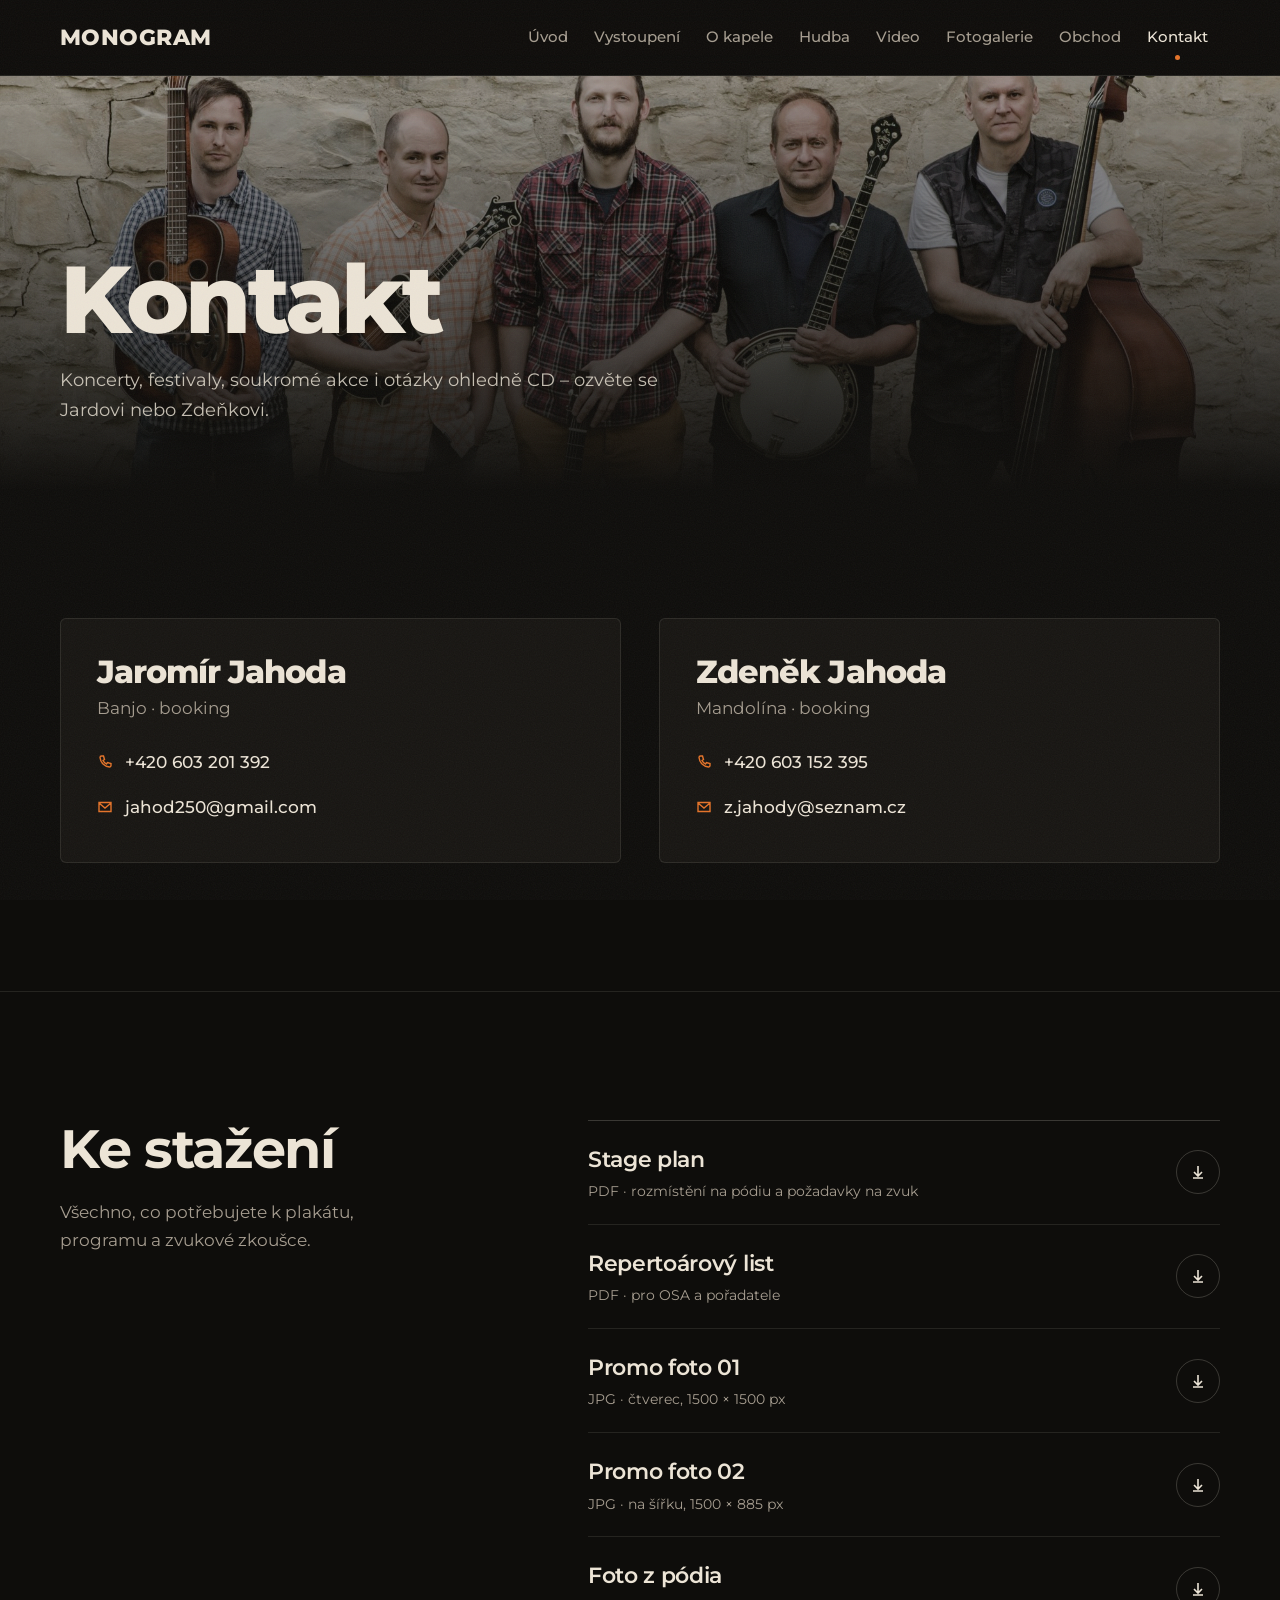
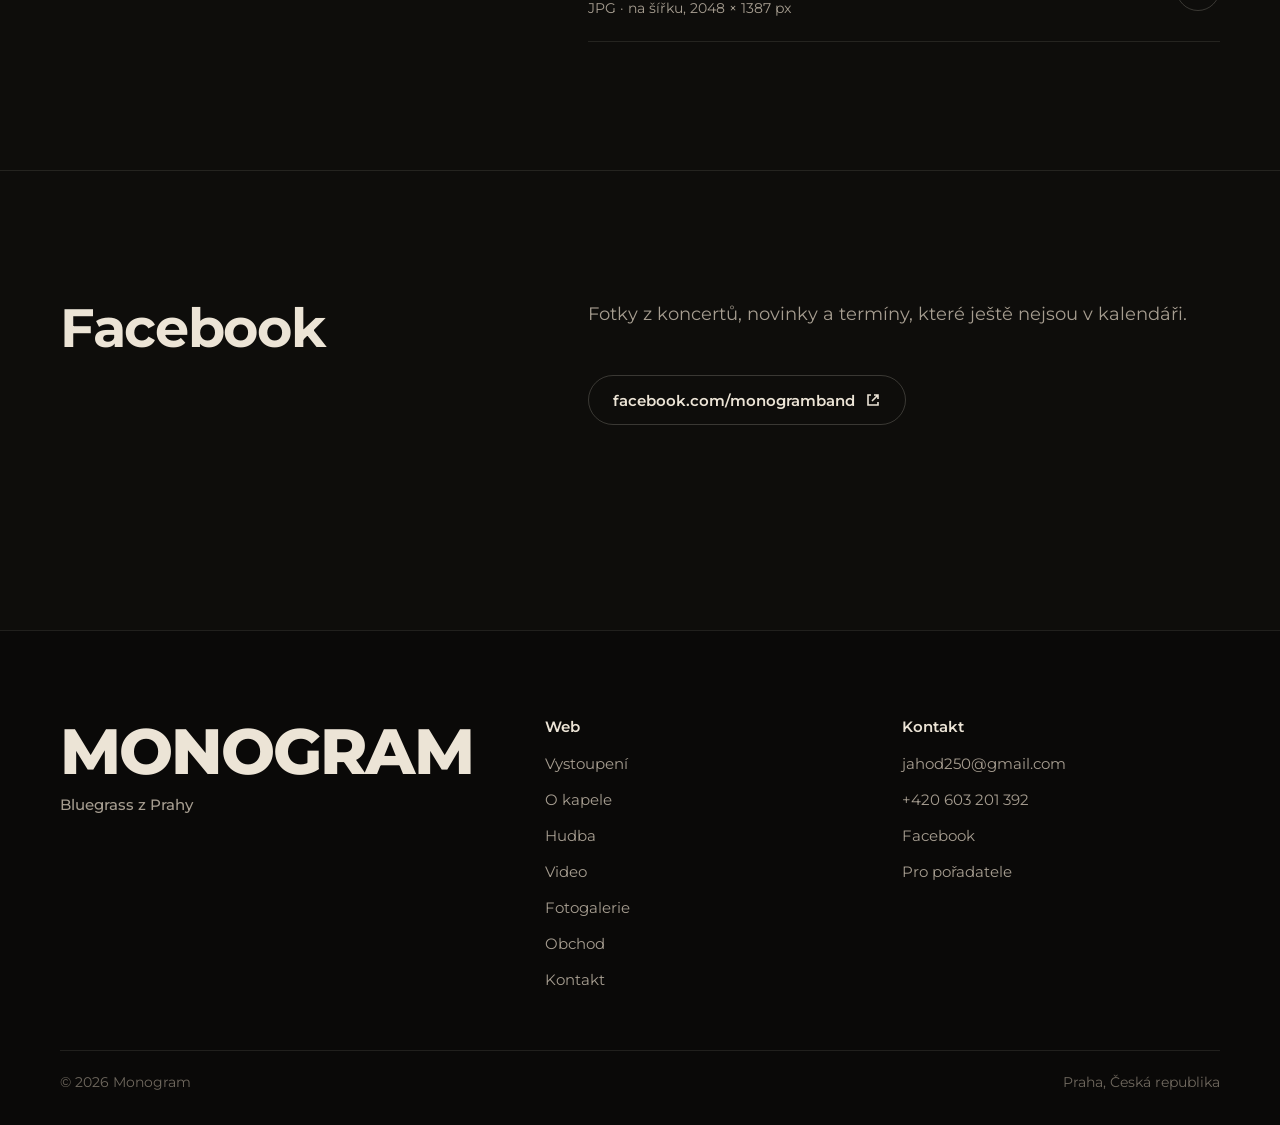
<file: kontakt.html>
<!doctype html>
<html lang="cs">
<head>
  <meta charset="utf-8">
  <meta name="viewport" content="width=device-width, initial-scale=1, viewport-fit=cover">
  <title>Kontakt — Monogram</title>
  <meta name="description" content="Kontakt na kapelu Monogram a podklady pro pořadatele – stage plan, repertoárový list, promo foto.">
  <meta name="theme-color" content="#0e0d0b">
  <meta property="og:type" content="website">
  <meta property="og:site_name" content="Monogram">
  <meta property="og:title" content="Kontakt — Monogram">
  <meta property="og:description" content="Kontakt na kapelu Monogram a podklady pro pořadatele – stage plan, repertoárový list, promo foto.">
  <meta property="og:image" content="https://monogram.cz/assets/img/foto/monogram_four.jpg">
  <link rel="icon" href="assets/img/favicon.svg" type="image/svg+xml">
  <link rel="preconnect" href="https://fonts.googleapis.com">
  <link rel="preconnect" href="https://fonts.gstatic.com" crossorigin>
  <link rel="stylesheet" href="https://fonts.googleapis.com/css2?family=Montserrat:ital,wght@0,400..800;1,400..800&display=swap">
  <link rel="stylesheet" href="assets/css/style.css">
  <script>document.documentElement.classList.add("js")</script>
</head>
<body>
  <a class="skip" href="#obsah">Přeskočit na obsah</a>

  <header class="site-header">
    <div class="wrap">
      <a class="brand" href="index.html" aria-label="Monogram – úvod">
        <!-- LOGO: až dorazí, nahraďte dva řádky níže za <img src="assets/img/logo.svg" alt="Monogram"> -->
        <span class="brand-name">Monogram</span>
      </a>
      <button class="nav-toggle" type="button" aria-expanded="false" aria-controls="menu" aria-label="Otevřít menu"><span></span><span></span></button>
      <nav class="nav" id="menu" aria-label="Hlavní menu" data-lenis-prevent>
          <a href="index.html">Úvod</a>
          <a href="vystoupeni.html">Vystoupení</a>
          <a href="o-kapele.html">O kapele</a>
          <a href="hudba.html">Hudba</a>
          <a href="video.html">Video</a>
          <a href="fotogalerie.html">Fotogalerie</a>
          <a href="obchod.html">Obchod</a>
          <a href="kontakt.html" aria-current="page">Kontakt</a>
      </nav>
    </div>
  </header>

  <main id="obsah">

    <header class="page-hero">
      <img class="page-hero-img" src="assets/img/foto/monogram_02.jpg" alt="" style="object-position:50% 30%" fetchpriority="high">
      <div class="wrap page-hero-inner">
        <h1 class="page-title">Kontakt</h1>
        <p class="page-lede">Koncerty, festivaly, soukromé akce i otázky ohledně CD – ozvěte se Jardovi nebo Zdeňkovi.</p>
      </div>
    </header>

    <section class="section">
      <div class="wrap contacts">
        <div class="contact-card reveal">
          <h3>Jaromír Jahoda</h3>
          <p class="role">Banjo · booking</p>
          <div class="contact-lines">
            <a href="tel:+420603201392"><svg viewBox="0 0 16 16" aria-hidden="true"><path d="M4.5 2h2l1 3.5-1.5 1a8 8 0 0 0 3.5 3.5l1-1.5 3.5 1v2a1.5 1.5 0 0 1-1.5 1.5A10.5 10.5 0 0 1 3 3.5 1.5 1.5 0 0 1 4.5 2z" fill="none" stroke="currentColor" stroke-width="1.4"/></svg> +420 603 201 392</a>
            <a href="mailto:jahod250@gmail.com"><svg viewBox="0 0 16 16" aria-hidden="true"><path d="M2 3.5h12v9H2zM2 4l6 5 6-5" fill="none" stroke="currentColor" stroke-width="1.4"/></svg> jahod250@gmail.com</a>
          </div>
        </div>
        <div class="contact-card reveal" style="--i:1">
          <h3>Zdeněk Jahoda</h3>
          <p class="role">Mandolína · booking</p>
          <div class="contact-lines">
            <a href="tel:+420603152395"><svg viewBox="0 0 16 16" aria-hidden="true"><path d="M4.5 2h2l1 3.5-1.5 1a8 8 0 0 0 3.5 3.5l1-1.5 3.5 1v2a1.5 1.5 0 0 1-1.5 1.5A10.5 10.5 0 0 1 3 3.5 1.5 1.5 0 0 1 4.5 2z" fill="none" stroke="currentColor" stroke-width="1.4"/></svg> +420 603 152 395</a>
            <a href="mailto:z.jahody@seznam.cz"><svg viewBox="0 0 16 16" aria-hidden="true"><path d="M2 3.5h12v9H2zM2 4l6 5 6-5" fill="none" stroke="currentColor" stroke-width="1.4"/></svg> z.jahody@seznam.cz</a>
          </div>
        </div>
      </div>
    </section>

    <section class="section" id="pro-poradatele">
      <div class="wrap split">
        <div>
          <h2 class="section-title">Ke stažení</h2>
          <p class="muted" style="margin-top:20px;max-width:380px">Všechno, co potřebujete k plakátu, programu a zvukové zkoušce.</p>
        </div>
        <ul class="downloads">
          <li><a href="assets/files/monogram-stage-plan.pdf" download><span class="dl-name">Stage plan<small>PDF · rozmístění na pódiu a požadavky na zvuk</small></span><span class="dl-icon"><svg viewBox="0 0 16 16" aria-hidden="true"><path d="M8 2v10M4 8l4 4 4-4M3 14h10" fill="none" stroke="currentColor" stroke-width="1.6"/></svg></span></a></li>
          <li><a href="assets/files/monogram-repertoarovy-list.pdf" download><span class="dl-name">Repertoárový list<small>PDF · pro OSA a pořadatele</small></span><span class="dl-icon"><svg viewBox="0 0 16 16" aria-hidden="true"><path d="M8 2v10M4 8l4 4 4-4M3 14h10" fill="none" stroke="currentColor" stroke-width="1.6"/></svg></span></a></li>
          <li><a href="assets/img/foto/monogram_4.jpg" download="monogram-promo-01.jpg"><span class="dl-name">Promo foto 01<small>JPG · čtverec, 1500 × 1500 px</small></span><span class="dl-icon"><svg viewBox="0 0 16 16" aria-hidden="true"><path d="M8 2v10M4 8l4 4 4-4M3 14h10" fill="none" stroke="currentColor" stroke-width="1.6"/></svg></span></a></li>
          <li><a href="assets/img/foto/monogram_four.jpg" download="monogram-promo-02.jpg"><span class="dl-name">Promo foto 02<small>JPG · na šířku, 1500 × 885 px</small></span><span class="dl-icon"><svg viewBox="0 0 16 16" aria-hidden="true"><path d="M8 2v10M4 8l4 4 4-4M3 14h10" fill="none" stroke="currentColor" stroke-width="1.6"/></svg></span></a></li>
          <li><a href="assets/img/foto/monogram-on-stage.jpg" download="monogram-live.jpg"><span class="dl-name">Foto z pódia<small>JPG · na šířku, 2048 × 1387 px</small></span><span class="dl-icon"><svg viewBox="0 0 16 16" aria-hidden="true"><path d="M8 2v10M4 8l4 4 4-4M3 14h10" fill="none" stroke="currentColor" stroke-width="1.6"/></svg></span></a></li>
        </ul>
      </div>
    </section>

    <section class="section">
      <div class="wrap split">
        <div>
          <h2 class="section-title">Facebook</h2>
        </div>
        <div>
          <p class="muted" style="font-size:18px">Fotky z koncertů, novinky a termíny, které ještě nejsou v kalendáři.</p>
          <a class="btn btn--ghost" href="https://www.facebook.com/monogramband" target="_blank" rel="noopener">facebook.com/monogramband <svg viewBox="0 0 16 16" aria-hidden="true"><path d="M6 3H3v10h10v-3M9 3h4v4M13 3L7 9" fill="none" stroke="currentColor" stroke-width="1.6"/></svg></a>
        </div>
      </div>
    </section>
  </main>

  <footer class="site-footer">
    <div class="wrap">
      <div class="footer-grid">
        <div class="footer-word">Monogram<span>Bluegrass z Prahy</span></div>
        <div class="footer-col">
          <h4>Web</h4>
          <ul>
            <li><a href="vystoupeni.html">Vystoupení</a></li>
            <li><a href="o-kapele.html">O kapele</a></li>
            <li><a href="hudba.html">Hudba</a></li>
            <li><a href="video.html">Video</a></li>
            <li><a href="fotogalerie.html">Fotogalerie</a></li>
            <li><a href="obchod.html">Obchod</a></li>
            <li><a href="kontakt.html">Kontakt</a></li>
          </ul>
        </div>
        <div class="footer-col">
          <h4>Kontakt</h4>
          <ul>
            <li><a href="mailto:jahod250@gmail.com">jahod250@gmail.com</a></li>
            <li><a href="tel:+420603201392">+420 603 201 392</a></li>
            <li><a href="https://www.facebook.com/monogramband" target="_blank" rel="noopener">Facebook</a></li>
            <li><a href="kontakt.html#pro-poradatele">Pro pořadatele</a></li>
          </ul>
        </div>
      </div>
      <div class="footer-bottom">
        <span>© <span data-current-year>2026</span> Monogram</span>
        <span>Praha, Česká republika</span>
      </div>
    </div>
  </footer>


  <script src="assets/vendor/lenis.min.js"></script>
  <script src="assets/js/main.js"></script>
</body>
</html>
</file>
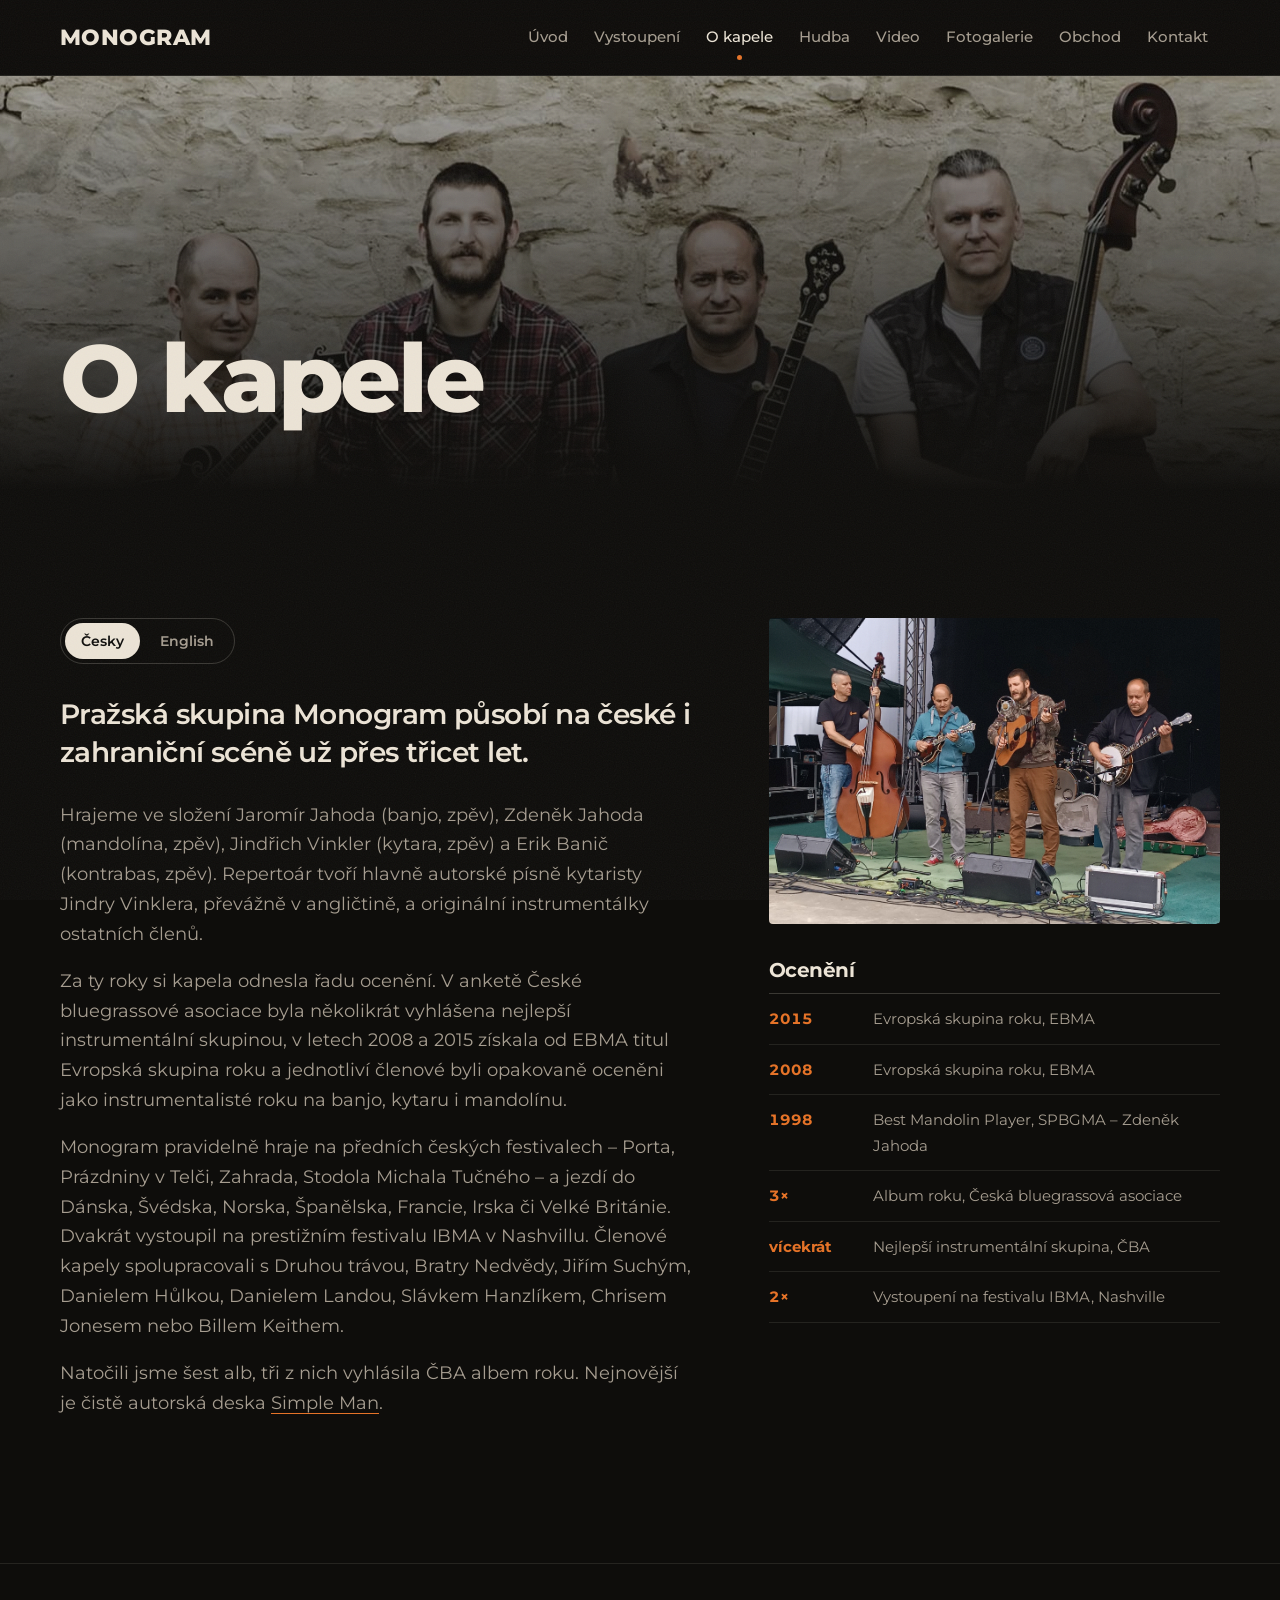
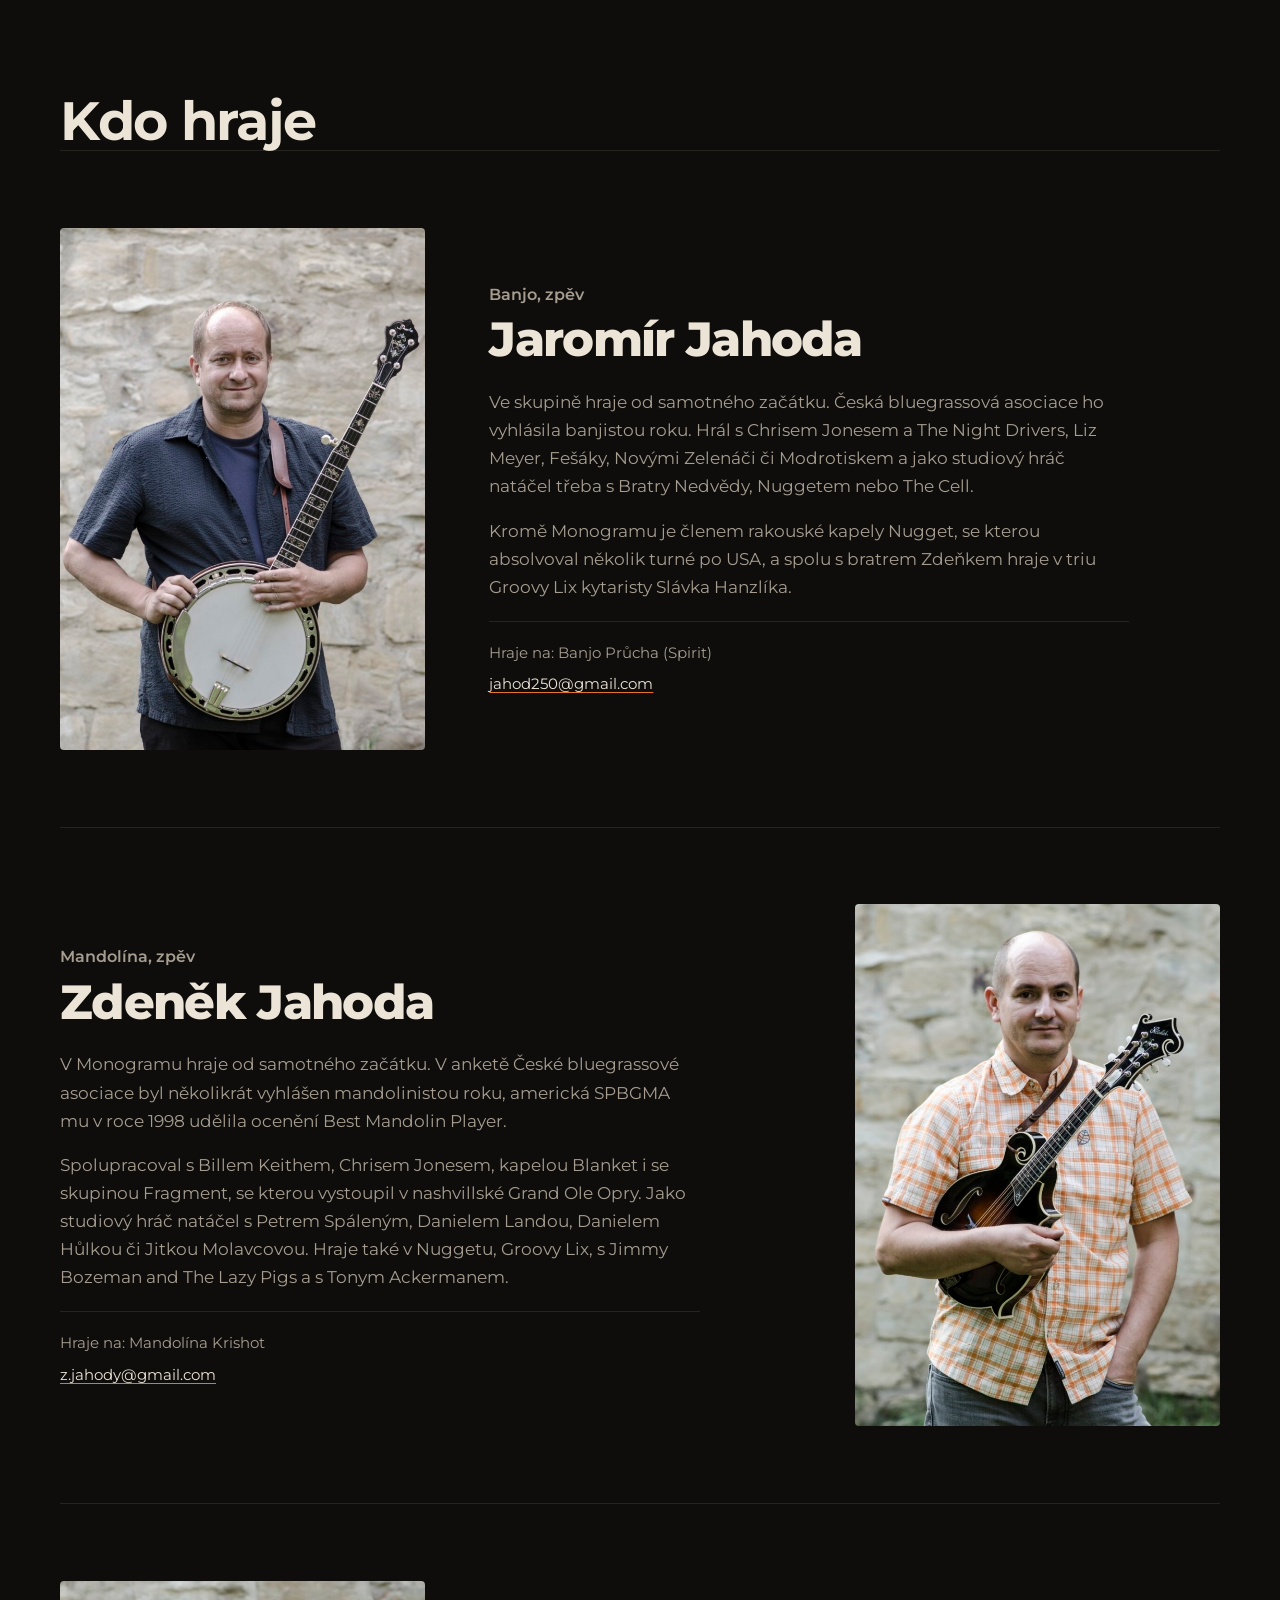
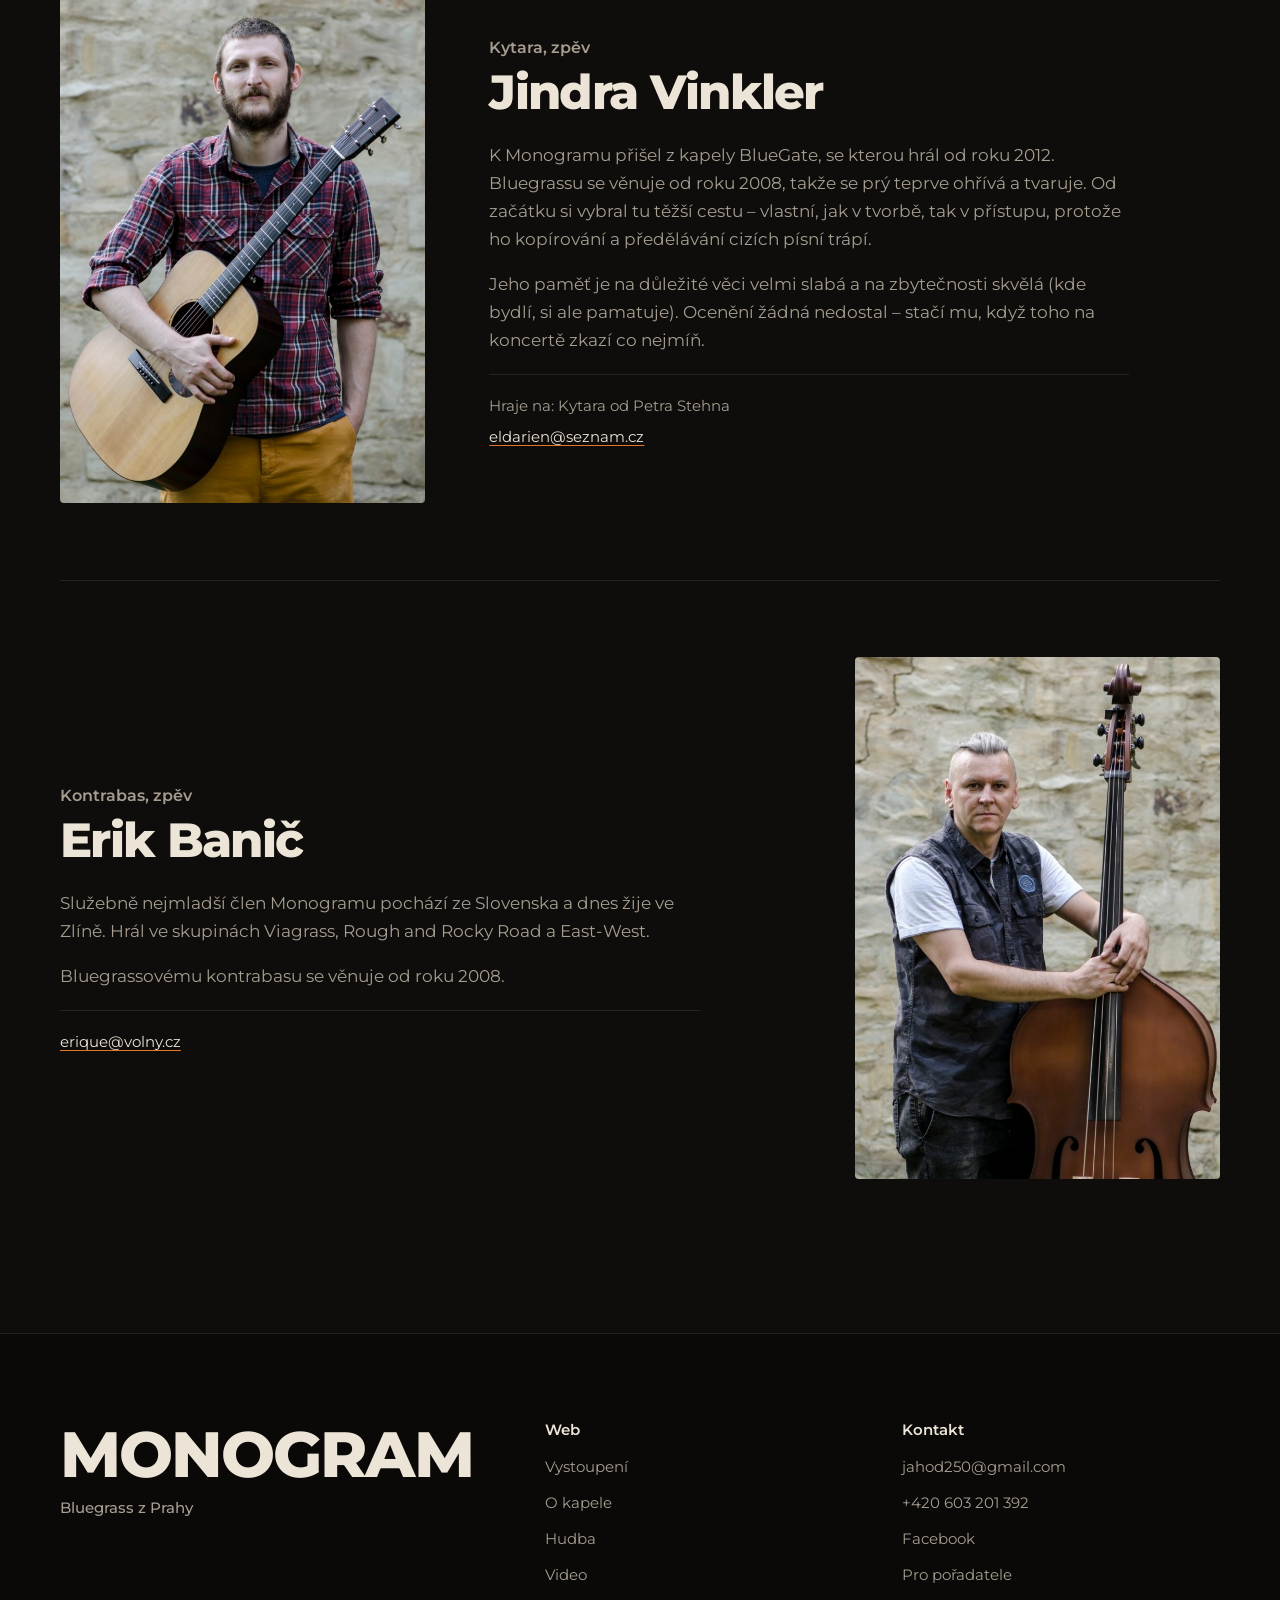
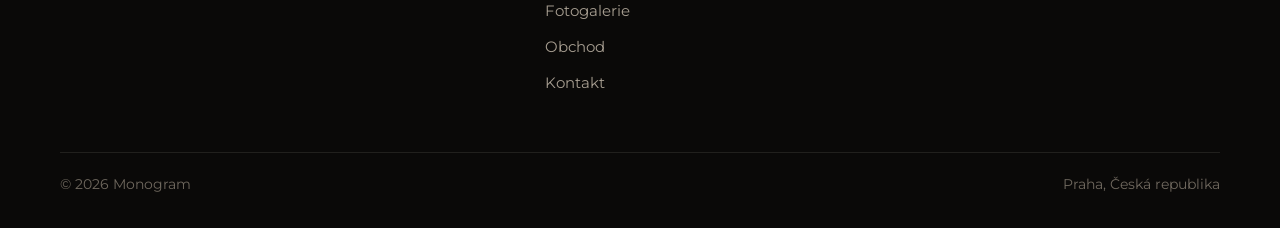
<file: o-kapele.html>
<!doctype html>
<html lang="cs">
<head>
  <meta charset="utf-8">
  <meta name="viewport" content="width=device-width, initial-scale=1, viewport-fit=cover">
  <title>O kapele — Monogram</title>
  <meta name="description" content="Pražská bluegrassová skupina Monogram – historie, ocenění a členové kapely.">
  <meta name="theme-color" content="#0e0d0b">
  <meta property="og:type" content="website">
  <meta property="og:site_name" content="Monogram">
  <meta property="og:title" content="O kapele — Monogram">
  <meta property="og:description" content="Pražská bluegrassová skupina Monogram – historie, ocenění a členové kapely.">
  <meta property="og:image" content="https://monogram.cz/assets/img/foto/monogram_four.jpg">
  <link rel="icon" href="assets/img/favicon.svg" type="image/svg+xml">
  <link rel="preconnect" href="https://fonts.googleapis.com">
  <link rel="preconnect" href="https://fonts.gstatic.com" crossorigin>
  <link rel="stylesheet" href="https://fonts.googleapis.com/css2?family=Montserrat:ital,wght@0,400..800;1,400..800&display=swap">
  <link rel="stylesheet" href="assets/css/style.css">
  <script>document.documentElement.classList.add("js")</script>
</head>
<body>
  <a class="skip" href="#obsah">Přeskočit na obsah</a>

  <header class="site-header">
    <div class="wrap">
      <a class="brand" href="index.html" aria-label="Monogram – úvod">
        <!-- LOGO: až dorazí, nahraďte dva řádky níže za <img src="assets/img/logo.svg" alt="Monogram"> -->
        <span class="brand-name">Monogram</span>
      </a>
      <button class="nav-toggle" type="button" aria-expanded="false" aria-controls="menu" aria-label="Otevřít menu"><span></span><span></span></button>
      <nav class="nav" id="menu" aria-label="Hlavní menu" data-lenis-prevent>
          <a href="index.html">Úvod</a>
          <a href="vystoupeni.html">Vystoupení</a>
          <a href="o-kapele.html" aria-current="page">O kapele</a>
          <a href="hudba.html">Hudba</a>
          <a href="video.html">Video</a>
          <a href="fotogalerie.html">Fotogalerie</a>
          <a href="obchod.html">Obchod</a>
          <a href="kontakt.html">Kontakt</a>
      </nav>
    </div>
  </header>

  <main id="obsah">

    <header class="page-hero">
      <img class="page-hero-img" src="assets/img/foto/monogram_four.jpg" alt="" style="object-position:50% 62%" fetchpriority="high">
      <div class="wrap page-hero-inner">
        <h1 class="page-title">O kapele</h1>
      </div>
    </header>

    <section class="section">
      <div class="wrap bio">
        <div>
          <div class="lang-switch" role="group" aria-label="Jazyk">
            <button type="button" data-lang="cs" aria-pressed="true">Česky</button>
            <button type="button" data-lang="en" aria-pressed="false">English</button>
          </div>
          <div class="bio-text" data-lang-block="cs" lang="cs">
            <p>Pražská skupina Monogram působí na české i zahraniční scéně už přes třicet let.</p>
            <p>Hrajeme ve složení Jaromír Jahoda (banjo, zpěv), Zdeněk Jahoda (mandolína, zpěv), Jindřich Vinkler (kytara, zpěv) a Erik Banič (kontrabas, zpěv). Repertoár tvoří hlavně autorské písně kytaristy Jindry Vinklera, převážně v angličtině, a originální instrumentálky ostatních členů.</p>
            <p>Za ty roky si kapela odnesla řadu ocenění. V anketě České bluegrassové asociace byla několikrát vyhlášena nejlepší instrumentální skupinou, v letech 2008 a 2015 získala od EBMA titul Evropská skupina roku a jednotliví členové byli opakovaně oceněni jako instrumentalisté roku na banjo, kytaru i mandolínu.</p>
            <p>Monogram pravidelně hraje na předních českých festivalech – Porta, Prázdniny v Telči, Zahrada, Stodola Michala Tučného – a jezdí do Dánska, Švédska, Norska, Španělska, Francie, Irska či Velké Británie. Dvakrát vystoupil na prestižním festivalu IBMA v Nashvillu. Členové kapely spolupracovali s Druhou trávou, Bratry Nedvědy, Jiřím Suchým, Danielem Hůlkou, Danielem Landou, Slávkem Hanzlíkem, Chrisem Jonesem nebo Billem Keithem.</p>
            <p>Natočili jsme šest alb, tři z nich vyhlásila ČBA albem roku. Nejnovější je čistě autorská deska <a href="hudba.html#simple-man">Simple Man</a>.</p>
          </div>
          <div class="bio-text" data-lang-block="en" lang="en" hidden>
            <p>Prague band Monogram has been on the Czech and international scene for more than thirty years.</p>
            <p>The current line-up is Jaromír Jahoda (banjo, vocals), Zdeněk Jahoda (mandolin, vocals), Jindřich Vinkler (guitar, lead vocals) and Erik Banič (upright bass, vocals). The repertoire is built mainly on original songs by guitarist Jindra Vinkler, mostly in English, along with original instrumentals by the other members.</p>
            <p>Over the years the band has collected a number of awards in acoustic music. In the Czech Bluegrass Association polls it was named Best Instrumental Group several times, in 2008 and 2015 it received the EBMA award for European Group of the Year, and individual members have repeatedly won Instrumentalist of the Year on banjo, guitar and mandolin.</p>
            <p>Monogram plays the leading Czech festivals (Porta, Prázdniny v Telči, Zahrada, Stodola Michala Tučného) and tours Denmark, Sweden, Norway, Spain, France, Ireland and Great Britain. The band has twice performed at the IBMA festival in Nashville. Its members have worked with Druhá tráva, the Nedvěd Brothers, Jiří Suchý, Daniel Hůlka, Daniel Landa, Slávek Hanzlík, Chris Jones and Bill Keith, among others.</p>
            <p>Monogram has recorded six albums, three of which were voted Album of the Year by the CBA. The latest is the all-original <a href="hudba.html#simple-man">Simple Man</a>.</p>
          </div>
        </div>
        <aside class="bio-aside">
          <img src="assets/img/foto/monogram-on-stage.jpg" width="2048" height="1387" alt="Monogram hraje na festivalovém pódiu">
          <h2 class="awards-title">Ocenění</h2>
          <dl class="awards">
            <div><dt>2015</dt><dd>Evropská skupina roku, EBMA</dd></div>
            <div><dt>2008</dt><dd>Evropská skupina roku, EBMA</dd></div>
            <div><dt>1998</dt><dd>Best Mandolin Player, SPBGMA – Zdeněk Jahoda</dd></div>
            <div><dt>3×</dt><dd>Album roku, Česká bluegrassová asociace</dd></div>
            <div><dt>vícekrát</dt><dd>Nejlepší instrumentální skupina, ČBA</dd></div>
            <div><dt>2×</dt><dd>Vystoupení na festivalu IBMA, Nashville</dd></div>
          </dl>
        </aside>
      </div>
    </section>

    <section class="section" style="padding-bottom:0">
      <div class="wrap">
        <div class="section-head" style="margin-bottom:0">
          <div>
            <h2 class="section-title">Kdo hraje</h2>
          </div>
        </div>
        <div class="members">
          <article class="member" id="jaromir-jahoda">
            <figure class="member-photo reveal"><img src="assets/img/clenove/jarda_02.jpg" width="700" height="1000" alt="Jaromír Jahoda" loading="lazy"></figure>
            <div class="reveal" style="--i:1">
              <p class="member-role">Banjo, zpěv</p>
              <h3>Jaromír Jahoda</h3>
              <p>Ve skupině hraje od samotného začátku. Česká bluegrassová asociace ho vyhlásila banjistou roku. Hrál s Chrisem Jonesem a The Night Drivers, Liz Meyer, Fešáky, Novými Zelenáči či Modrotiskem a jako studiový hráč natáčel třeba s Bratry Nedvědy, Nuggetem nebo The Cell.</p>
              <p>Kromě Monogramu je členem rakouské kapely Nugget, se kterou absolvoval několik turné po USA, a spolu s bratrem Zdeňkem hraje v triu Groovy Lix kytaristy Slávka Hanzlíka.</p>
              <div class="member-instrument">Hraje na: Banjo Průcha (Spirit)</div>
              <div class="member-instrument member-mail"><a href="mailto:jahod250@gmail.com">jahod250@gmail.com</a></div>
            </div>
          </article>
          <article class="member" id="zdenek-jahoda">
            <figure class="member-photo reveal"><img src="assets/img/clenove/zdenek_02.jpg" width="700" height="1000" alt="Zdeněk Jahoda" loading="lazy"></figure>
            <div class="reveal" style="--i:1">
              <p class="member-role">Mandolína, zpěv</p>
              <h3>Zdeněk Jahoda</h3>
              <p>V Monogramu hraje od samotného začátku. V anketě České bluegrassové asociace byl několikrát vyhlášen mandolinistou roku, americká SPBGMA mu v roce 1998 udělila ocenění Best Mandolin Player.</p>
              <p>Spolupracoval s Billem Keithem, Chrisem Jonesem, kapelou Blanket i se skupinou Fragment, se kterou vystoupil v nashvillské Grand Ole Opry. Jako studiový hráč natáčel s Petrem Spáleným, Danielem Landou, Danielem Hůlkou či Jitkou Molavcovou. Hraje také v Nuggetu, Groovy Lix, s Jimmy Bozeman and The Lazy Pigs a s Tonym Ackermanem.</p>
              <div class="member-instrument">Hraje na: Mandolína Krishot</div>
              <div class="member-instrument member-mail"><a href="mailto:z.jahody@gmail.com">z.jahody@gmail.com</a></div>
            </div>
          </article>
          <article class="member" id="jindra-vinkler">
            <figure class="member-photo reveal"><img src="assets/img/clenove/jindra_02.jpg" width="700" height="1000" alt="Jindra Vinkler" loading="lazy"></figure>
            <div class="reveal" style="--i:1">
              <p class="member-role">Kytara, zpěv</p>
              <h3>Jindra Vinkler</h3>
              <p>K Monogramu přišel z kapely BlueGate, se kterou hrál od roku 2012. Bluegrassu se věnuje od roku 2008, takže se prý teprve ohřívá a tvaruje. Od začátku si vybral tu těžší cestu – vlastní, jak v tvorbě, tak v přístupu, protože ho kopírování a předělávání cizích písní trápí.</p>
              <p>Jeho paměť je na důležité věci velmi slabá a na zbytečnosti skvělá (kde bydlí, si ale pamatuje). Ocenění žádná nedostal – stačí mu, když toho na koncertě zkazí co nejmíň.</p>
              <div class="member-instrument">Hraje na: Kytara od Petra Stehna</div>
              <div class="member-instrument member-mail"><a href="mailto:eldarien@seznam.cz">eldarien@seznam.cz</a></div>
            </div>
          </article>
          <article class="member" id="erik-banic">
            <figure class="member-photo reveal"><img src="assets/img/clenove/erik_02.jpg" width="700" height="1000" alt="Erik Banič" loading="lazy"></figure>
            <div class="reveal" style="--i:1">
              <p class="member-role">Kontrabas, zpěv</p>
              <h3>Erik Banič</h3>
              <p>Služebně nejmladší člen Monogramu pochází ze Slovenska a dnes žije ve Zlíně. Hrál ve skupinách Viagrass, Rough and Rocky Road a East-West.</p>
              <p>Bluegrassovému kontrabasu se věnuje od roku 2008.</p>
              <div class="member-instrument"> <a href="mailto:erique@volny.cz">erique@volny.cz</a></div>
              
            </div>
          </article>
        </div>
      </div>
    </section>
  </main>

  <footer class="site-footer">
    <div class="wrap">
      <div class="footer-grid">
        <div class="footer-word">Monogram<span>Bluegrass z Prahy</span></div>
        <div class="footer-col">
          <h4>Web</h4>
          <ul>
            <li><a href="vystoupeni.html">Vystoupení</a></li>
            <li><a href="o-kapele.html">O kapele</a></li>
            <li><a href="hudba.html">Hudba</a></li>
            <li><a href="video.html">Video</a></li>
            <li><a href="fotogalerie.html">Fotogalerie</a></li>
            <li><a href="obchod.html">Obchod</a></li>
            <li><a href="kontakt.html">Kontakt</a></li>
          </ul>
        </div>
        <div class="footer-col">
          <h4>Kontakt</h4>
          <ul>
            <li><a href="mailto:jahod250@gmail.com">jahod250@gmail.com</a></li>
            <li><a href="tel:+420603201392">+420 603 201 392</a></li>
            <li><a href="https://www.facebook.com/monogramband" target="_blank" rel="noopener">Facebook</a></li>
            <li><a href="kontakt.html#pro-poradatele">Pro pořadatele</a></li>
          </ul>
        </div>
      </div>
      <div class="footer-bottom">
        <span>© <span data-current-year>2026</span> Monogram</span>
        <span>Praha, Česká republika</span>
      </div>
    </div>
  </footer>


  <script src="assets/vendor/lenis.min.js"></script>
  <script src="assets/js/main.js"></script>
</body>
</html>
</file>
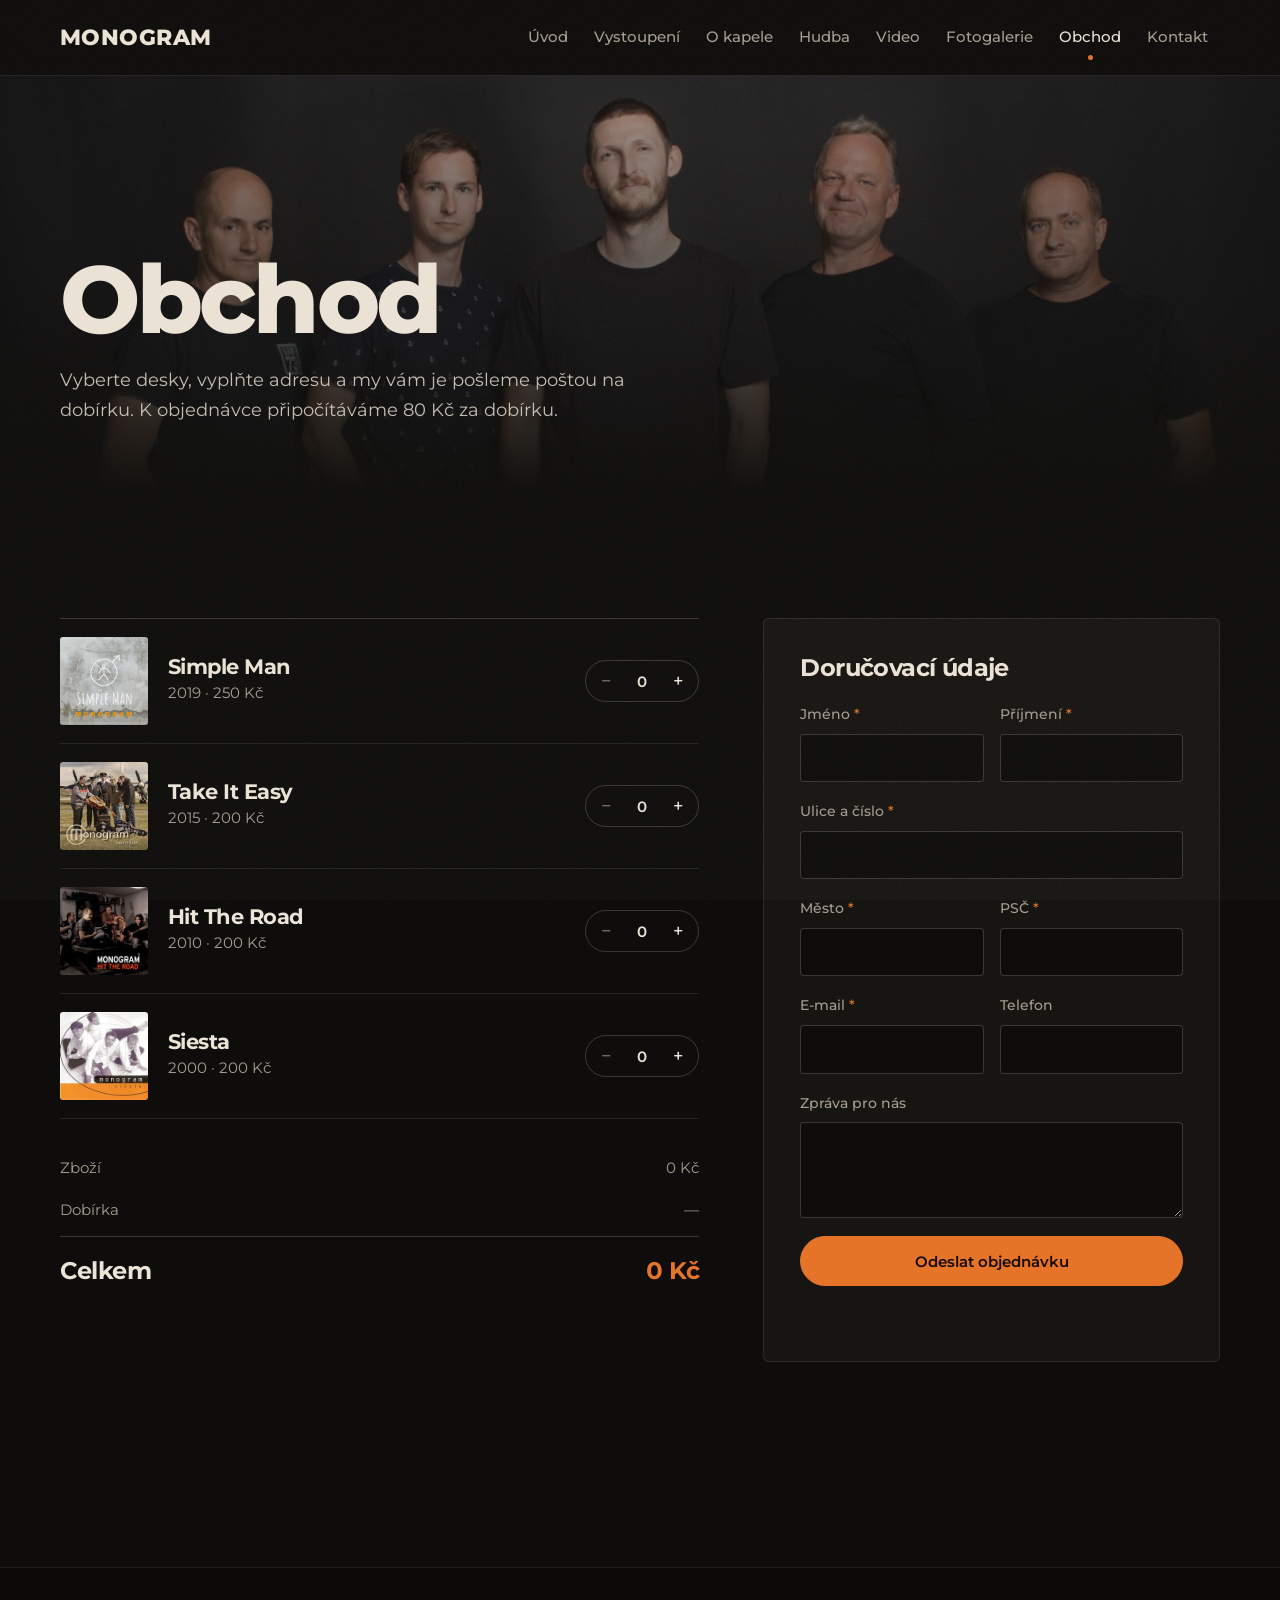
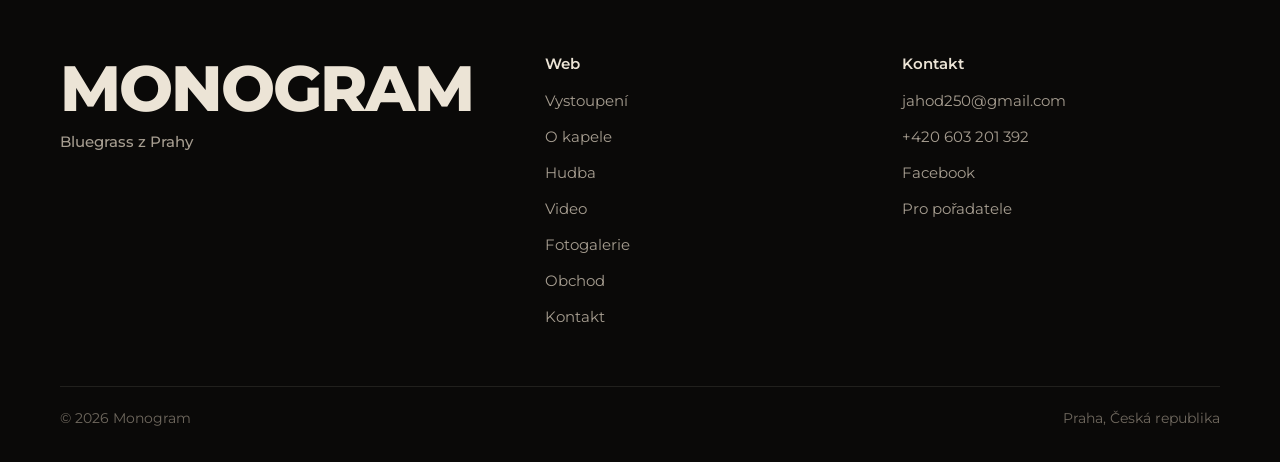
<file: obchod.html>
<!doctype html>
<html lang="cs">
<head>
  <meta charset="utf-8">
  <meta name="viewport" content="width=device-width, initial-scale=1, viewport-fit=cover">
  <title>Obchod — Monogram</title>
  <meta name="description" content="Objednejte si CD kapely Monogram – Simple Man, Take It Easy, Hit The Road a Siesta. Zasíláme na dobírku.">
  <meta name="theme-color" content="#0e0d0b">
  <meta property="og:type" content="website">
  <meta property="og:site_name" content="Monogram">
  <meta property="og:title" content="Obchod — Monogram">
  <meta property="og:description" content="Objednejte si CD kapely Monogram – Simple Man, Take It Easy, Hit The Road a Siesta. Zasíláme na dobírku.">
  <meta property="og:image" content="https://monogram.cz/assets/img/foto/monogram_four.jpg">
  <link rel="icon" href="assets/img/favicon.svg" type="image/svg+xml">
  <link rel="preconnect" href="https://fonts.googleapis.com">
  <link rel="preconnect" href="https://fonts.gstatic.com" crossorigin>
  <link rel="stylesheet" href="https://fonts.googleapis.com/css2?family=Montserrat:ital,wght@0,400..800;1,400..800&display=swap">
  <link rel="stylesheet" href="assets/css/style.css">
  <script>document.documentElement.classList.add("js")</script>
</head>
<body>
  <a class="skip" href="#obsah">Přeskočit na obsah</a>

  <header class="site-header">
    <div class="wrap">
      <a class="brand" href="index.html" aria-label="Monogram – úvod">
        <!-- LOGO: až dorazí, nahraďte dva řádky níže za <img src="assets/img/logo.svg" alt="Monogram"> -->
        <span class="brand-name">Monogram</span>
      </a>
      <button class="nav-toggle" type="button" aria-expanded="false" aria-controls="menu" aria-label="Otevřít menu"><span></span><span></span></button>
      <nav class="nav" id="menu" aria-label="Hlavní menu" data-lenis-prevent>
          <a href="index.html">Úvod</a>
          <a href="vystoupeni.html">Vystoupení</a>
          <a href="o-kapele.html">O kapele</a>
          <a href="hudba.html">Hudba</a>
          <a href="video.html">Video</a>
          <a href="fotogalerie.html">Fotogalerie</a>
          <a href="obchod.html" aria-current="page">Obchod</a>
          <a href="kontakt.html">Kontakt</a>
      </nav>
    </div>
  </header>

  <main id="obsah">

    <header class="page-hero">
      <img class="page-hero-img" src="assets/img/foto/monogram-1.jpg" alt="" style="object-position:50% 25%" fetchpriority="high">
      <div class="wrap page-hero-inner">
        <h1 class="page-title">Obchod</h1>
        <p class="page-lede">Vyberte desky, vyplňte adresu a my vám je pošleme poštou na dobírku. K objednávce připočítáváme 80 Kč za dobírku.</p>
      </div>
    </header>

    <section class="section">
      <form class="wrap shop" data-order-form data-mail="jahod250@gmail.com" data-endpoint="" novalidate>
        <div>
          <ul class="products">
            <li class="product" data-name="Simple Man (2019)" data-price="250">
              <img src="assets/img/alba/obal_monogram_simple-man.jpg" alt="" loading="lazy">
              <div><h3>Simple Man</h3><p class="product-meta">2019 · 250 Kč</p></div>
              <div class="qty">
                <button type="button" data-dec aria-label="Odebrat Simple Man">−</button>
                <input type="number" inputmode="numeric" min="0" max="20" value="0" name="ks-simple-man" aria-label="Počet kusů Simple Man">
                <button type="button" data-inc aria-label="Přidat Simple Man">+</button>
              </div>
            </li>
            <li class="product" data-name="Take It Easy (2015)" data-price="200">
              <img src="assets/img/alba/take-it-easy.jpg" alt="" loading="lazy">
              <div><h3>Take It Easy</h3><p class="product-meta">2015 · 200 Kč</p></div>
              <div class="qty">
                <button type="button" data-dec aria-label="Odebrat Take It Easy">−</button>
                <input type="number" inputmode="numeric" min="0" max="20" value="0" name="ks-take-it-easy" aria-label="Počet kusů Take It Easy">
                <button type="button" data-inc aria-label="Přidat Take It Easy">+</button>
              </div>
            </li>
            <li class="product" data-name="Hit The Road (2010)" data-price="200">
              <img src="assets/img/alba/hit.jpg" alt="" loading="lazy">
              <div><h3>Hit The Road</h3><p class="product-meta">2010 · 200 Kč</p></div>
              <div class="qty">
                <button type="button" data-dec aria-label="Odebrat Hit The Road">−</button>
                <input type="number" inputmode="numeric" min="0" max="20" value="0" name="ks-hit-the-road" aria-label="Počet kusů Hit The Road">
                <button type="button" data-inc aria-label="Přidat Hit The Road">+</button>
              </div>
            </li>
            <li class="product" data-name="Siesta (2000)" data-price="200">
              <img src="assets/img/alba/siesta.jpg" alt="" loading="lazy">
              <div><h3>Siesta</h3><p class="product-meta">2000 · 200 Kč</p></div>
              <div class="qty">
                <button type="button" data-dec aria-label="Odebrat Siesta">−</button>
                <input type="number" inputmode="numeric" min="0" max="20" value="0" name="ks-siesta" aria-label="Počet kusů Siesta">
                <button type="button" data-inc aria-label="Přidat Siesta">+</button>
              </div>
            </li>
          </ul>
          <div class="order-summary" aria-live="polite">
            <div><span>Zboží</span><span data-sum>0 Kč</span></div>
            <div><span>Dobírka</span><span data-cod>—</span></div>
            <div class="total"><span>Celkem</span><span data-total>0 Kč</span></div>
          </div>
        </div>

        <div class="form">
          <h2>Doručovací údaje</h2>
          <div class="field"><label for="f-jmeno">Jméno <i>*</i></label><input id="f-jmeno" name="jmeno" autocomplete="given-name" required></div>
          <div class="field"><label for="f-prijmeni">Příjmení <i>*</i></label><input id="f-prijmeni" name="prijmeni" autocomplete="family-name" required></div>
          <div class="field field--full"><label for="f-ulice">Ulice a číslo <i>*</i></label><input id="f-ulice" name="ulice" autocomplete="street-address" required></div>
          <div class="field"><label for="f-mesto">Město <i>*</i></label><input id="f-mesto" name="mesto" autocomplete="address-level2" required></div>
          <div class="field"><label for="f-psc">PSČ <i>*</i></label><input id="f-psc" name="psc" inputmode="numeric" autocomplete="postal-code" required></div>
          <div class="field"><label for="f-email">E-mail <i>*</i></label><input id="f-email" name="email" type="email" autocomplete="email" required></div>
          <div class="field"><label for="f-tel">Telefon</label><input id="f-tel" name="telefon" type="tel" autocomplete="tel"></div>
          <div class="field field--full"><label for="f-zprava">Zpráva pro nás</label><textarea id="f-zprava" name="zprava" rows="3"></textarea></div>
          <div class="hp" aria-hidden="true"><label>Nevyplňujte <input name="web" tabindex="-1" autocomplete="off"></label></div>
          <button class="btn" type="submit">Odeslat objednávku</button>
          <p class="form-status" role="status"></p>
        </div>
      </form>
    </section>
  </main>

  <footer class="site-footer">
    <div class="wrap">
      <div class="footer-grid">
        <div class="footer-word">Monogram<span>Bluegrass z Prahy</span></div>
        <div class="footer-col">
          <h4>Web</h4>
          <ul>
            <li><a href="vystoupeni.html">Vystoupení</a></li>
            <li><a href="o-kapele.html">O kapele</a></li>
            <li><a href="hudba.html">Hudba</a></li>
            <li><a href="video.html">Video</a></li>
            <li><a href="fotogalerie.html">Fotogalerie</a></li>
            <li><a href="obchod.html">Obchod</a></li>
            <li><a href="kontakt.html">Kontakt</a></li>
          </ul>
        </div>
        <div class="footer-col">
          <h4>Kontakt</h4>
          <ul>
            <li><a href="mailto:jahod250@gmail.com">jahod250@gmail.com</a></li>
            <li><a href="tel:+420603201392">+420 603 201 392</a></li>
            <li><a href="https://www.facebook.com/monogramband" target="_blank" rel="noopener">Facebook</a></li>
            <li><a href="kontakt.html#pro-poradatele">Pro pořadatele</a></li>
          </ul>
        </div>
      </div>
      <div class="footer-bottom">
        <span>© <span data-current-year>2026</span> Monogram</span>
        <span>Praha, Česká republika</span>
      </div>
    </div>
  </footer>


  <script src="assets/vendor/lenis.min.js"></script>
  <script src="assets/js/main.js"></script>
</body>
</html>
</file>
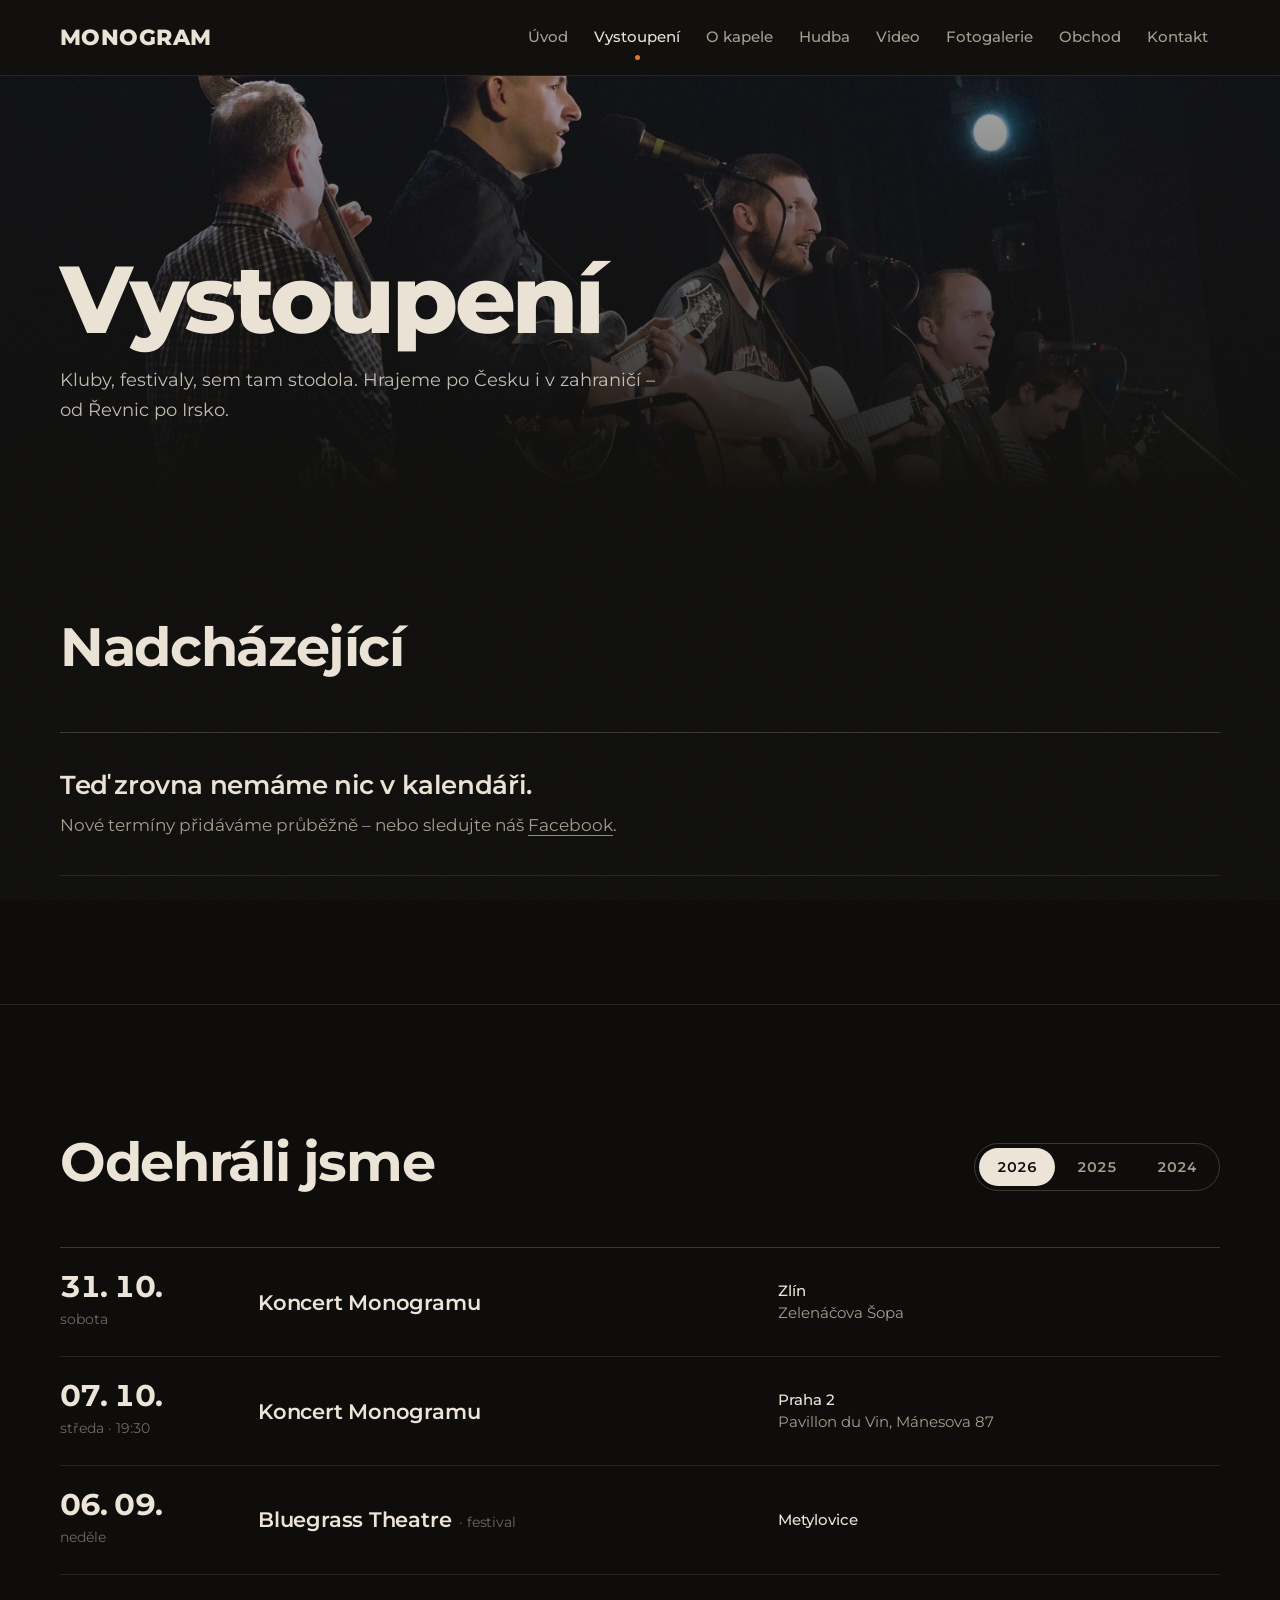
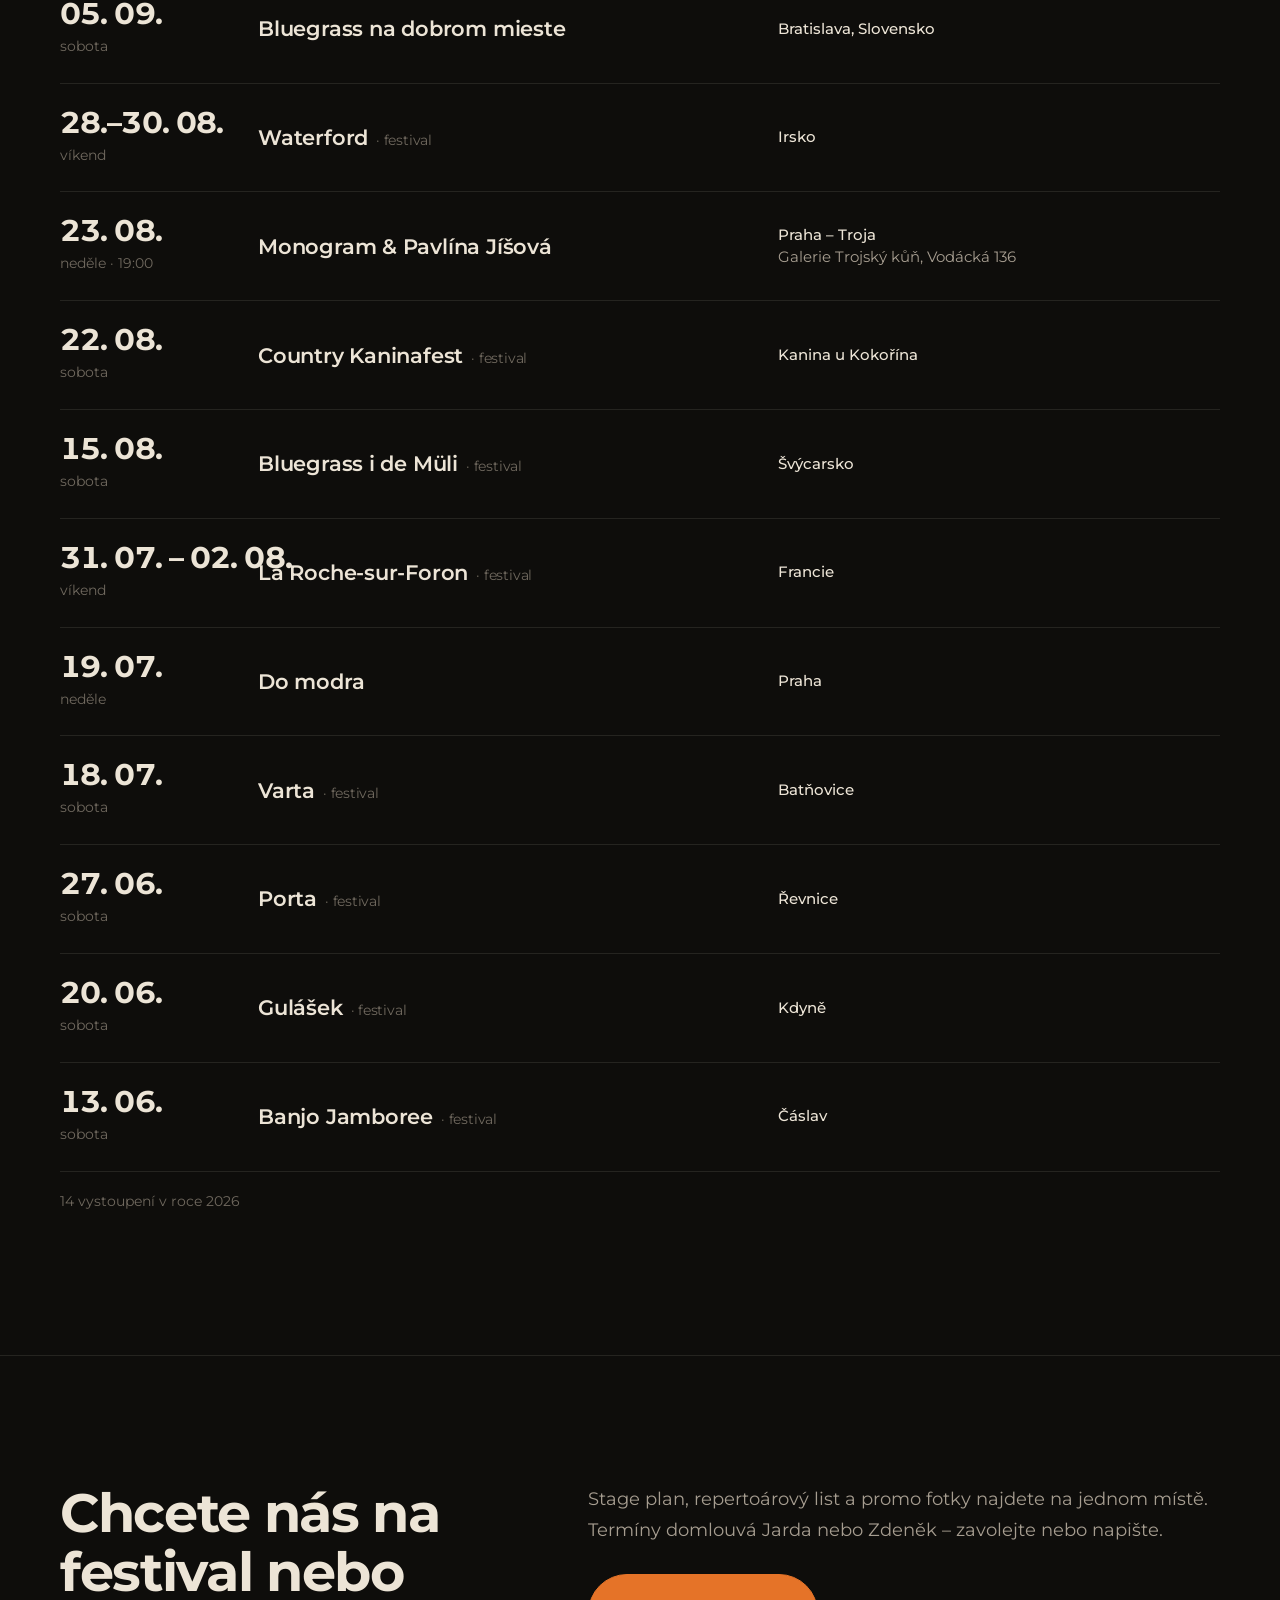
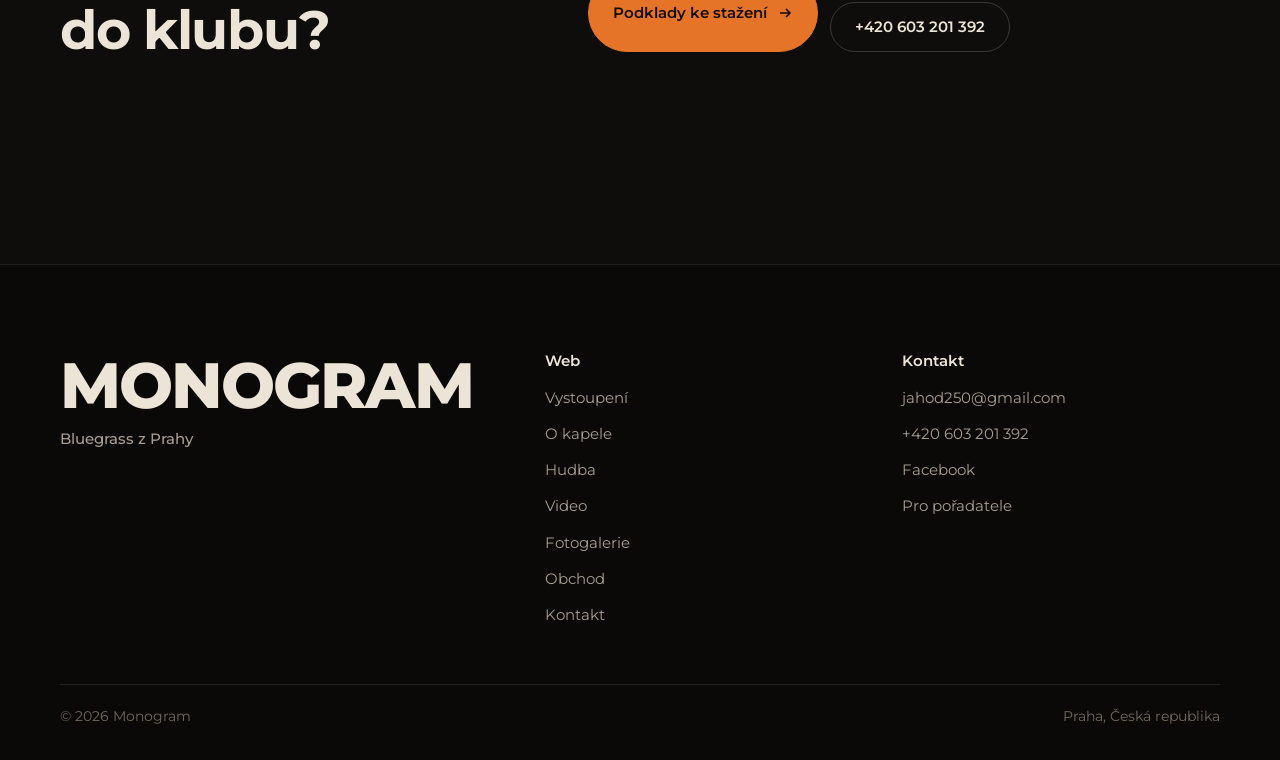
<file: vystoupeni.html>
<!doctype html>
<html lang="cs">
<head>
  <meta charset="utf-8">
  <meta name="viewport" content="width=device-width, initial-scale=1, viewport-fit=cover">
  <title>Vystoupení — Monogram</title>
  <meta name="description" content="Kde a kdy hraje bluegrassová kapela Monogram – nadcházející koncerty a festivaly.">
  <meta name="theme-color" content="#0e0d0b">
  <meta property="og:type" content="website">
  <meta property="og:site_name" content="Monogram">
  <meta property="og:title" content="Vystoupení — Monogram">
  <meta property="og:description" content="Kde a kdy hraje bluegrassová kapela Monogram – nadcházející koncerty a festivaly.">
  <meta property="og:image" content="https://monogram.cz/assets/img/foto/monogram_four.jpg">
  <link rel="icon" href="assets/img/favicon.svg" type="image/svg+xml">
  <link rel="preconnect" href="https://fonts.googleapis.com">
  <link rel="preconnect" href="https://fonts.gstatic.com" crossorigin>
  <link rel="stylesheet" href="https://fonts.googleapis.com/css2?family=Montserrat:ital,wght@0,400..800;1,400..800&display=swap">
  <link rel="stylesheet" href="assets/css/style.css">
  <script>document.documentElement.classList.add("js")</script>
</head>
<body>
  <a class="skip" href="#obsah">Přeskočit na obsah</a>

  <header class="site-header">
    <div class="wrap">
      <a class="brand" href="index.html" aria-label="Monogram – úvod">
        <!-- LOGO: až dorazí, nahraďte dva řádky níže za <img src="assets/img/logo.svg" alt="Monogram"> -->
        <span class="brand-name">Monogram</span>
      </a>
      <button class="nav-toggle" type="button" aria-expanded="false" aria-controls="menu" aria-label="Otevřít menu"><span></span><span></span></button>
      <nav class="nav" id="menu" aria-label="Hlavní menu" data-lenis-prevent>
          <a href="index.html">Úvod</a>
          <a href="vystoupeni.html" aria-current="page">Vystoupení</a>
          <a href="o-kapele.html">O kapele</a>
          <a href="hudba.html">Hudba</a>
          <a href="video.html">Video</a>
          <a href="fotogalerie.html">Fotogalerie</a>
          <a href="obchod.html">Obchod</a>
          <a href="kontakt.html">Kontakt</a>
      </nav>
    </div>
  </header>

  <main id="obsah">

    <header class="page-hero">
      <img class="page-hero-img" src="assets/img/foto/monogram-2019_02.jpg" alt="" style="object-position:50% 30%" fetchpriority="high">
      <div class="wrap page-hero-inner">
        <h1 class="page-title">Vystoupení</h1>
        <p class="page-lede">Kluby, festivaly, sem tam stodola. Hrajeme po Česku i v zahraničí – od Řevnic po Irsko.</p>
      </div>
    </header>

    <section class="section">
      <div class="wrap">
        <div class="section-head">
          <h2 class="section-title">Nadcházející</h2>
        </div>
        <div data-shows-upcoming></div>
      </div>
    </section>

    <section class="section">
      <div class="wrap">
        <div class="section-head">
          <h2 class="section-title">Odehráli jsme</h2>
          <div class="year-tabs" role="tablist" aria-label="Rok" data-year-tabs></div>
        </div>
        <div data-shows-past role="tabpanel"></div>
        <p class="shows-count" data-shows-count></p>
      </div>
    </section>

    <section class="section">
      <div class="wrap split">
        <div>
          <h2 class="section-title reveal">Chcete nás na festival nebo do klubu?</h2>
        </div>
        <div class="reveal" style="--i:1">
          <p class="muted" style="font-size:18px">Stage plan, repertoárový list a promo fotky najdete na jednom místě. Termíny domlouvá Jarda nebo Zdeněk – zavolejte nebo napište.</p>
          <div class="hero-actions">
            <a class="btn" href="kontakt.html#pro-poradatele">Podklady ke stažení <svg viewBox="0 0 16 16" aria-hidden="true"><path d="M3 8h10M9 4l4 4-4 4" fill="none" stroke="currentColor" stroke-width="1.6"/></svg></a>
            <a class="btn btn--ghost" href="tel:+420603201392">+420 603 201 392</a>
          </div>
        </div>
      </div>
    </section>
  </main>

  <footer class="site-footer">
    <div class="wrap">
      <div class="footer-grid">
        <div class="footer-word">Monogram<span>Bluegrass z Prahy</span></div>
        <div class="footer-col">
          <h4>Web</h4>
          <ul>
            <li><a href="vystoupeni.html">Vystoupení</a></li>
            <li><a href="o-kapele.html">O kapele</a></li>
            <li><a href="hudba.html">Hudba</a></li>
            <li><a href="video.html">Video</a></li>
            <li><a href="fotogalerie.html">Fotogalerie</a></li>
            <li><a href="obchod.html">Obchod</a></li>
            <li><a href="kontakt.html">Kontakt</a></li>
          </ul>
        </div>
        <div class="footer-col">
          <h4>Kontakt</h4>
          <ul>
            <li><a href="mailto:jahod250@gmail.com">jahod250@gmail.com</a></li>
            <li><a href="tel:+420603201392">+420 603 201 392</a></li>
            <li><a href="https://www.facebook.com/monogramband" target="_blank" rel="noopener">Facebook</a></li>
            <li><a href="kontakt.html#pro-poradatele">Pro pořadatele</a></li>
          </ul>
        </div>
      </div>
      <div class="footer-bottom">
        <span>© <span data-current-year>2026</span> Monogram</span>
        <span>Praha, Česká republika</span>
      </div>
    </div>
  </footer>

  <script src="assets/js/koncerty.js"></script>
  <script src="assets/vendor/lenis.min.js"></script>
  <script src="assets/js/main.js"></script>
</body>
</html>
</file>
<file: assets/css/style.css>
/* ==========================================================================
   Monogram — bluegrass band
   ========================================================================== */

:root {
  --bg: #0e0d0b;
  --bg-raised: #171512;
  --bg-sunk: #0a0908;
  --line: rgba(236, 228, 214, 0.1);
  --line-strong: rgba(236, 228, 214, 0.2);
  --text: #ece4d6;
  --text-dim: #a69d90;
  --text-faint: #6f685e;
  --accent: #e57328;
  --accent-hover: #f08640;
  --accent-ink: #160b03;

  --font: "Montserrat", "Helvetica Neue", Arial, sans-serif;

  --ease-out: cubic-bezier(0.23, 1, 0.32, 1);
  --ease-drawer: cubic-bezier(0.32, 0.72, 0, 1);

  --wrap: 1240px;
  --gutter: clamp(16px, 4vw, 40px);
  --header-h: 76px;
}

*,
*::before,
*::after {
  box-sizing: border-box;
}

html {
  -webkit-text-size-adjust: 100%;
  scroll-padding-top: calc(var(--header-h) + 16px);
}

body {
  margin: 0;
  background: var(--bg);
  color: var(--text);
  font-family: var(--font);
  font-size: 16.5px;
  line-height: 1.7;
  -webkit-font-smoothing: antialiased;
  -moz-osx-font-smoothing: grayscale;
  overflow-x: hidden;
}

/* Film grain — barely there, takes the digital edge off the black */
body::after {
  content: "";
  position: fixed;
  inset: 0;
  pointer-events: none;
  z-index: 100;
  opacity: 0.05;
  background-image: url("data:image/svg+xml,%3Csvg xmlns='http://www.w3.org/2000/svg' width='160' height='160'%3E%3Cfilter id='n'%3E%3CfeTurbulence type='fractalNoise' baseFrequency='.85' numOctaves='3' stitchTiles='stitch'/%3E%3C/filter%3E%3Crect width='100%25' height='100%25' filter='url(%23n)'/%3E%3C/svg%3E");
}

img {
  display: block;
  max-width: 100%;
  height: auto;
}

a {
  color: inherit;
  text-decoration-color: var(--accent);
  text-underline-offset: 0.22em;
  text-decoration-thickness: 1px;
}

::selection {
  background: var(--accent);
  color: var(--accent-ink);
}

:focus-visible {
  outline: 2px solid var(--accent);
  outline-offset: 3px;
}

h1, h2, h3, h4 {
  font-family: var(--font);
  font-weight: 700;
  line-height: 1.08;
  letter-spacing: -0.025em;
  margin: 0;
  text-wrap: balance;
}

p {
  margin: 0 0 1em;
  text-wrap: pretty;
}

.wrap {
  width: 100%;
  max-width: var(--wrap);
  margin-inline: auto;
  padding-inline: var(--gutter);
}

.skip {
  position: absolute;
  left: 16px;
  top: -60px;
  z-index: 200;
  background: var(--accent);
  color: var(--accent-ink);
  padding: 10px 14px;
  font-weight: 600;
}
.skip:focus {
  top: 12px;
}

.muted {
  color: var(--text-dim);
}

/* --- Buttons & links ----------------------------------------------------- */

.btn {
  --btn-bg: var(--accent);
  --btn-fg: var(--accent-ink);
  display: inline-flex;
  align-items: center;
  justify-content: center;
  gap: 10px;
  min-height: 50px;
  padding: 0 24px;
  border: 1px solid var(--btn-bg);
  border-radius: 999px;
  background: var(--btn-bg);
  color: var(--btn-fg);
  font: 600 15px/1 var(--font);
  text-decoration: none;
  cursor: pointer;
  user-select: none;
  -webkit-tap-highlight-color: transparent;
  transition:
    transform 160ms var(--ease-out),
    background-color 200ms ease,
    border-color 200ms ease,
    color 200ms ease;
}
.btn:active {
  transform: scale(0.97);
}
.btn--ghost {
  --btn-bg: transparent;
  --btn-fg: var(--text);
  border-color: var(--line-strong);
}
.btn svg {
  width: 16px;
  height: 16px;
  flex: none;
}
@media (hover: hover) and (pointer: fine) {
  .btn:hover {
    background: var(--accent-hover);
    border-color: var(--accent-hover);
  }
  .btn--ghost:hover {
    background: transparent;
    border-color: var(--text);
  }
}

.link-arrow {
  display: inline-flex;
  align-items: center;
  gap: 8px;
  font-weight: 600;
  font-size: 15px;
  color: var(--text);
  text-decoration: none;
  border-bottom: 1px solid var(--accent);
  padding-bottom: 3px;
}
.link-arrow svg {
  width: 14px;
  height: 14px;
  transition: transform 200ms var(--ease-out);
}
@media (hover: hover) and (pointer: fine) {
  .link-arrow:hover svg {
    transform: translateX(3px);
  }
}

/* --- Header -------------------------------------------------------------- */

.site-header {
  position: sticky;
  top: 0;
  z-index: 50;
  height: var(--header-h);
  background: rgba(14, 13, 11, 0.86);
  backdrop-filter: saturate(140%) blur(12px);
  -webkit-backdrop-filter: saturate(140%) blur(12px);
  border-bottom: 1px solid var(--line);
}
.site-header .wrap {
  height: 100%;
  display: flex;
  align-items: center;
  justify-content: space-between;
  gap: 24px;
}

/* Logo slot — swap the text for <img src="assets/img/logo.svg" alt="Monogram"> when the logo arrives */
.brand {
  display: inline-flex;
  align-items: center;
  text-decoration: none;
  color: var(--text);
}
.brand-name {
  font-weight: 800;
  font-size: 22px;
  letter-spacing: 0.02em;
  text-transform: uppercase;
  line-height: 1;
}
.brand img {
  height: 44px;
  width: auto;
}

.nav {
  display: flex;
  align-items: center;
  gap: 2px;
}
.nav a {
  position: relative;
  padding: 10px 12px;
  font-size: 14.5px;
  font-weight: 500;
  color: var(--text-dim);
  text-decoration: none;
  transition: color 200ms ease;
}
.nav a[aria-current="page"] {
  color: var(--text);
}
.nav a[aria-current="page"]::after {
  content: "";
  position: absolute;
  left: 50%;
  bottom: 0;
  width: 5px;
  height: 5px;
  margin-left: -2.5px;
  border-radius: 50%;
  background: var(--accent);
}
@media (hover: hover) and (pointer: fine) {
  .nav a:hover {
    color: var(--text);
  }
}

.nav-toggle {
  display: none;
  position: relative;
  width: 44px;
  height: 44px;
  margin-right: -10px;
  border: 0;
  background: none;
  color: var(--text);
  cursor: pointer;
  -webkit-tap-highlight-color: transparent;
}
.nav-toggle span {
  position: absolute;
  left: 11px;
  right: 11px;
  height: 2px;
  background: currentColor;
  transition: transform 260ms var(--ease-out);
}
.nav-toggle span:nth-child(1) { top: 17px; }
.nav-toggle span:nth-child(2) { top: 25px; }
.nav-open .nav-toggle span:nth-child(1) { transform: translateY(4px) rotate(45deg); }
.nav-open .nav-toggle span:nth-child(2) { transform: translateY(-4px) rotate(-45deg); }

@media (max-width: 960px) {
  .nav-toggle {
    display: block;
  }
  .nav {
    position: fixed;
    top: var(--header-h);
    left: 0;
    right: 0;
    height: calc(100dvh - var(--header-h));
    flex-direction: column;
    align-items: stretch;
    gap: 0;
    padding: 12px var(--gutter) 40px;
    background: var(--bg);
    overflow-y: auto;
    overscroll-behavior: contain;
    visibility: hidden;
    opacity: 0;
    transform: translateY(-8px);
    transition:
      opacity 200ms ease,
      transform 300ms var(--ease-drawer),
      visibility 0s linear 300ms;
  }
  .nav-open .nav {
    visibility: visible;
    opacity: 1;
    transform: none;
    transition:
      opacity 200ms ease,
      transform 300ms var(--ease-drawer),
      visibility 0s;
  }
  .nav a {
    padding: 16px 0;
    font-size: 26px;
    font-weight: 700;
    letter-spacing: -0.02em;
    color: var(--text);
    border-bottom: 1px solid var(--line);
  }
  .nav a[aria-current="page"] {
    color: var(--accent);
  }
  .nav a[aria-current="page"]::after {
    display: none;
  }
  .nav-open {
    overflow: hidden;
  }
}

/* --- Sections ------------------------------------------------------------ */

.section {
  padding-block: clamp(72px, 10vw, 136px);
}
.section + .section {
  border-top: 1px solid var(--line);
}
.section-head {
  display: flex;
  align-items: end;
  justify-content: space-between;
  gap: 24px;
  margin-bottom: clamp(32px, 4.5vw, 56px);
  flex-wrap: wrap;
}
.section-title {
  font-size: clamp(32px, 4.4vw, 54px);
}

/* --- Inner page header (photo) ------------------------------------------- */

.page-hero {
  position: relative;
  display: flex;
  align-items: flex-end;
  min-height: clamp(300px, 46vh, 520px);
  padding-block: 120px clamp(36px, 5vw, 64px);
  overflow: hidden;
  isolation: isolate;
}
.page-hero-img {
  position: absolute;
  inset: 0;
  width: 100%;
  height: 100%;
  object-fit: cover;
  z-index: -2;
  filter: saturate(0.85);
}
.page-hero::after {
  content: "";
  position: absolute;
  inset: 0;
  z-index: -1;
  background:
    linear-gradient(to top, var(--bg) 0%, rgba(14, 13, 11, 0.72) 38%, rgba(14, 13, 11, 0.35) 100%);
}
.page-title {
  font-size: clamp(44px, 7.4vw, 96px);
  font-weight: 800;
  letter-spacing: -0.035em;
  line-height: 1;
}
.page-lede {
  max-width: 600px;
  margin: 18px 0 0;
  font-size: 18px;
  color: rgba(236, 228, 214, 0.82);
}

/* --- Home hero ----------------------------------------------------------- */

.home-hero {
  padding-block: clamp(40px, 6vw, 80px) clamp(64px, 8vw, 112px);
}
.home-hero-grid {
  display: grid;
  grid-template-columns: minmax(0, 5fr) minmax(0, 7fr);
  gap: clamp(32px, 5vw, 72px);
  align-items: center;
}
.home-title {
  font-size: clamp(46px, 6.4vw, 88px);
  font-weight: 800;
  line-height: 0.98;
  letter-spacing: -0.04em;
  margin-bottom: 26px;
}
.hero-meta {
  max-width: 440px;
  margin: 0 0 32px;
  font-size: 18px;
  line-height: 1.6;
  color: var(--text-dim);
}
.hero-actions {
  display: flex;
  gap: 12px;
  flex-wrap: wrap;
}
.next-show {
  margin: 40px 0 0;
  padding-top: 22px;
  border-top: 1px solid var(--line);
  font-size: 15px;
  line-height: 1.55;
  color: var(--text-dim);
  max-width: 440px;
}
.next-show strong {
  display: block;
  color: var(--text);
  font-weight: 600;
  font-size: 16.5px;
}
.hero-photo {
  margin: 0;
  overflow: hidden;
  border-radius: 4px;
  background: var(--bg-raised);
}
.hero-photo img {
  width: 100%;
  aspect-ratio: 4 / 3;
  object-fit: cover;
  object-position: 50% 88%;
}
@media (max-width: 860px) {
  .home-hero-grid {
    grid-template-columns: 1fr;
  }
  .hero-photo {
    order: -1;
  }
}

/* --- News ---------------------------------------------------------------- */

.news {
  display: grid;
  grid-template-columns: repeat(2, 1fr);
  gap: clamp(28px, 4vw, 56px);
}
.news-item {
  display: grid;
  grid-template-rows: auto 1fr;
  gap: 24px;
}
.news-media {
  position: relative;
  overflow: hidden;
  border-radius: 4px;
  background: var(--bg-raised);
  aspect-ratio: 3 / 2;
}
.news-media img {
  width: 100%;
  height: 100%;
  object-fit: cover;
  transition: transform 600ms var(--ease-out);
}
.news-media--cover {
  background: #1b1916;
}
.news-media--cover img {
  position: absolute;
  inset: 0;
  object-fit: contain;
  padding: 9%;
  filter: drop-shadow(0 20px 28px rgba(0, 0, 0, 0.6));
}
.news-date {
  font-size: 14px;
  font-weight: 500;
  color: var(--accent);
  margin-bottom: 8px;
}
.news-item h3 {
  font-size: clamp(22px, 2.3vw, 28px);
  margin-bottom: 12px;
}
.news-item p {
  color: var(--text-dim);
}
.news-links {
  display: flex;
  gap: 22px;
  flex-wrap: wrap;
  margin-top: 6px;
}
@media (hover: hover) and (pointer: fine) {
  .news-item:hover .news-media:not(.news-media--cover) img {
    transform: scale(1.025);
  }
}
@media (max-width: 760px) {
  .news {
    grid-template-columns: 1fr;
    gap: 56px;
  }
}

/* --- Splits / about ------------------------------------------------------ */

.split {
  display: grid;
  grid-template-columns: 5fr 7fr;
  gap: clamp(32px, 6vw, 96px);
  align-items: start;
}
@media (max-width: 860px) {
  .split {
    grid-template-columns: 1fr;
  }
}

.about {
  display: grid;
  grid-template-columns: minmax(0, 7fr) minmax(0, 5fr);
  gap: clamp(32px, 5vw, 80px);
  align-items: center;
}
.about-photo {
  margin: 0;
  overflow: hidden;
  border-radius: 4px;
}
.about-photo img {
  width: 100%;
}
.about-text .section-title {
  margin-bottom: 24px;
}
.about-text p {
  font-size: 17.5px;
  color: var(--text-dim);
}
.about-text .link-arrow {
  margin-top: 8px;
}
@media (max-width: 860px) {
  .about {
    grid-template-columns: 1fr;
  }
}

/* --- Concerts ------------------------------------------------------------ */

.shows {
  list-style: none;
  margin: 0;
  padding: 0;
  border-top: 1px solid var(--line-strong);
}
.show {
  display: grid;
  grid-template-columns: 170px 1fr minmax(0, 0.9fr);
  gap: 28px;
  align-items: center;
  padding: 24px 0;
  border-bottom: 1px solid var(--line);
}
.show-date {
  display: flex;
  flex-direction: column;
  gap: 6px;
  white-space: nowrap;
}
.show-date time {
  font-size: 30px;
  font-weight: 700;
  letter-spacing: -0.03em;
  font-variant-numeric: tabular-nums;
  color: var(--accent);
  line-height: 1;
}
.show-date .dow {
  font-size: 14px;
  color: var(--text-faint);
}
.show-title {
  font-size: clamp(18px, 1.8vw, 21px);
  font-weight: 600;
  line-height: 1.3;
  letter-spacing: -0.01em;
}
.show-tag {
  margin-left: 8px;
  font-size: 14px;
  font-weight: 400;
  color: var(--text-faint);
}
.show-note {
  display: block;
  margin-top: 2px;
  font-size: 14.5px;
  font-weight: 400;
  color: var(--text-dim);
}
.show-place {
  font-size: 15px;
  color: var(--text-dim);
  line-height: 1.5;
}
.show-place strong {
  display: block;
  color: var(--text);
  font-weight: 500;
}
.shows--past .show-date time {
  color: var(--text);
}
@media (max-width: 760px) {
  .show {
    grid-template-columns: 1fr;
    gap: 6px;
    padding: 22px 0;
  }
  .show-date time {
    font-size: 24px;
  }
}

.empty {
  padding: 36px 0;
  border-top: 1px solid var(--line-strong);
  border-bottom: 1px solid var(--line);
}
.empty p {
  font-size: clamp(20px, 2.2vw, 26px);
  font-weight: 600;
  letter-spacing: -0.015em;
  line-height: 1.3;
  margin: 0 0 8px;
}
.empty span {
  color: var(--text-dim);
}

.year-tabs {
  display: flex;
  gap: 4px;
  padding: 4px;
  border: 1px solid var(--line-strong);
  border-radius: 999px;
}
.year-tab {
  min-height: 38px;
  padding: 0 18px;
  border: 0;
  border-radius: 999px;
  background: transparent;
  color: var(--text-dim);
  font: 600 14px/1 var(--font);
  font-variant-numeric: tabular-nums;
  cursor: pointer;
  -webkit-tap-highlight-color: transparent;
  transition:
    transform 160ms var(--ease-out),
    background-color 200ms ease,
    color 200ms ease;
}
.year-tab:active {
  transform: scale(0.97);
}
.year-tab[aria-selected="true"] {
  background: var(--text);
  color: var(--bg);
}
@media (hover: hover) and (pointer: fine) {
  .year-tab:not([aria-selected="true"]):hover {
    color: var(--text);
  }
}

.shows-count {
  margin-top: 18px;
  font-size: 14px;
  color: var(--text-faint);
}

/* --- Music --------------------------------------------------------------- */

.album {
  display: grid;
  grid-template-columns: minmax(0, 5fr) minmax(0, 7fr);
  gap: clamp(28px, 5vw, 72px);
  padding-block: clamp(56px, 7vw, 96px);
  border-bottom: 1px solid var(--line);
}
.album:last-child {
  border-bottom: 0;
}
.album-cover {
  position: sticky;
  top: calc(var(--header-h) + 32px);
  align-self: start;
}
.album-cover img {
  width: 100%;
  aspect-ratio: 1;
  object-fit: cover;
  border-radius: 3px;
  background: var(--bg-raised);
  box-shadow: 0 30px 60px -30px rgba(0, 0, 0, 0.9);
}
.album-year {
  font-size: 15px;
  font-weight: 600;
  color: var(--accent);
  margin-bottom: 6px;
}
.album h2 {
  font-size: clamp(34px, 4.2vw, 52px);
  font-weight: 800;
  letter-spacing: -0.035em;
}
.album-desc {
  margin-top: 14px;
  color: var(--text-dim);
  max-width: 520px;
}
.album-buy {
  display: flex;
  align-items: center;
  gap: 16px;
  flex-wrap: wrap;
  margin-top: 24px;
}
.album-price {
  font-size: 15px;
  font-weight: 600;
  color: var(--text-dim);
}
.soldout {
  font-size: 15px;
  color: var(--text-faint);
}

.tracklist {
  list-style: none;
  margin: 32px 0 0;
  padding: 0;
  counter-reset: track;
  border-top: 1px solid var(--line);
}
.tracklist li {
  counter-increment: track;
  display: grid;
  grid-template-columns: 34px 1fr auto;
  gap: 12px;
  align-items: baseline;
  padding: 10px 0;
  border-bottom: 1px solid var(--line);
  font-size: 15px;
}
.tracklist li::before {
  content: counter(track);
  font-size: 13px;
  font-variant-numeric: tabular-nums;
  color: var(--text-faint);
}
.tracklist .who {
  font-size: 13.5px;
  color: var(--text-faint);
  text-align: right;
}
.tracklist .len {
  font-variant-numeric: tabular-nums;
}
@media (max-width: 860px) {
  .album {
    grid-template-columns: 1fr;
  }
  .album-cover {
    position: static;
    max-width: 360px;
  }
}
@media (max-width: 520px) {
  .tracklist li {
    grid-template-columns: 28px 1fr;
  }
  .tracklist .who {
    grid-column: 2;
    text-align: left;
    margin-top: -6px;
  }
}

/* --- Audio player -------------------------------------------------------- */

.player {
  margin-top: 28px;
  border: 1px solid var(--line-strong);
  border-radius: 6px;
  background: var(--bg-raised);
  overflow: hidden;
}
.player-list {
  list-style: none;
  margin: 0;
  padding: 0;
}
.player-track {
  position: relative;
  display: grid;
  grid-template-columns: 40px 1fr auto;
  gap: 14px;
  align-items: center;
  width: 100%;
  min-height: 60px;
  padding: 10px 18px 10px 12px;
  border: 0;
  border-bottom: 1px solid var(--line);
  background: transparent;
  color: var(--text);
  font: 500 15.5px/1.3 var(--font);
  text-align: left;
  cursor: pointer;
  -webkit-tap-highlight-color: transparent;
  transition: background-color 200ms ease;
}
.player-list li:last-child .player-track {
  border-bottom: 0;
}
.player-icon {
  display: grid;
  place-items: center;
  width: 38px;
  height: 38px;
  border-radius: 50%;
  border: 1px solid var(--line-strong);
  color: var(--text);
  transition:
    transform 160ms var(--ease-out),
    background-color 200ms ease,
    border-color 200ms ease,
    color 200ms ease;
}
.player-icon svg {
  width: 12px;
  height: 12px;
}
.player-icon .i-pause {
  display: none;
}
.player-track:active .player-icon {
  transform: scale(0.94);
}
.player-track.is-playing .player-icon,
.player-track.is-paused .player-icon {
  background: var(--accent);
  border-color: var(--accent);
  color: var(--accent-ink);
}
.player-track.is-playing .i-play {
  display: none;
}
.player-track.is-playing .i-pause {
  display: block;
}
.player-time {
  font-size: 13px;
  color: var(--text-faint);
  font-variant-numeric: tabular-nums;
}
.player-progress {
  position: absolute;
  left: 0;
  right: 0;
  bottom: -1px;
  height: 2px;
  overflow: hidden;
  pointer-events: none;
}
.player-progress i {
  display: block;
  height: 100%;
  background: var(--accent);
  transform-origin: left;
  transform: scaleX(0);
}
@media (hover: hover) and (pointer: fine) {
  .player-track:hover {
    background: rgba(236, 228, 214, 0.035);
  }
  .player-track:hover .player-icon {
    border-color: var(--accent);
  }
}

/* --- About page ---------------------------------------------------------- */

.bio {
  display: grid;
  grid-template-columns: minmax(0, 7fr) minmax(0, 5fr);
  gap: clamp(32px, 6vw, 96px);
}
.bio-text p {
  font-size: 17.5px;
  color: var(--text-dim);
}
.bio-text p:first-child {
  font-size: clamp(22px, 2.3vw, 28px);
  line-height: 1.35;
  font-weight: 600;
  letter-spacing: -0.02em;
  color: var(--text);
}
.bio-aside {
  align-self: start;
  position: sticky;
  top: calc(var(--header-h) + 32px);
}
.bio-aside img {
  width: 100%;
  border-radius: 4px;
}
.awards-title {
  margin: 36px 0 12px;
  font-size: 20px;
}
.awards {
  margin: 0;
  border-top: 1px solid var(--line-strong);
}
.awards div {
  display: grid;
  grid-template-columns: 88px 1fr;
  gap: 16px;
  padding: 12px 0;
  border-bottom: 1px solid var(--line);
  font-size: 15px;
}
.awards dt {
  font-weight: 700;
  color: var(--accent);
  font-variant-numeric: tabular-nums;
}
.awards dd {
  margin: 0;
  color: var(--text-dim);
}
.lang-switch {
  display: inline-flex;
  gap: 4px;
  padding: 4px;
  margin-bottom: 32px;
  border: 1px solid var(--line-strong);
  border-radius: 999px;
}
.lang-switch button {
  min-height: 36px;
  padding: 0 16px;
  border: 0;
  border-radius: 999px;
  background: transparent;
  color: var(--text-dim);
  font: 600 14px/1 var(--font);
  cursor: pointer;
  transition: background-color 200ms ease, color 200ms ease;
}
.lang-switch button[aria-pressed="true"] {
  background: var(--text);
  color: var(--bg);
}
[data-lang-block][hidden] {
  display: none;
}
@media (max-width: 860px) {
  .bio {
    grid-template-columns: 1fr;
  }
  .bio-aside {
    position: static;
  }
}

.member {
  display: grid;
  grid-template-columns: minmax(0, 4fr) minmax(0, 8fr);
  gap: clamp(28px, 5vw, 80px);
  align-items: center;
  padding-block: clamp(48px, 6vw, 80px);
  border-top: 1px solid var(--line);
}
.member:nth-child(even) {
  grid-template-columns: minmax(0, 8fr) minmax(0, 4fr);
}
.member:nth-child(even) .member-photo {
  order: 2;
}
.member-photo {
  margin: 0;
  overflow: hidden;
  border-radius: 4px;
  background: var(--bg-raised);
}
.member-photo img {
  width: 100%;
  aspect-ratio: 7 / 10;
  object-fit: cover;
}
.member-role {
  font-size: 16px;
  font-weight: 600;
  color: var(--accent);
  margin-bottom: 6px;
}
.member h3 {
  font-size: clamp(32px, 3.8vw, 48px);
  font-weight: 800;
  letter-spacing: -0.035em;
  margin-bottom: 22px;
}
.member p {
  color: var(--text-dim);
  max-width: 640px;
}
.member-instrument {
  margin-top: 20px;
  padding-top: 18px;
  border-top: 1px solid var(--line);
  font-size: 15px;
  color: var(--text-dim);
  max-width: 640px;
}
.member-mail {
  margin-top: 6px;
  padding-top: 0;
  border-top: 0;
}
.member a {
  color: var(--text);
}
@media (max-width: 760px) {
  .member,
  .member:nth-child(even) {
    grid-template-columns: 1fr;
  }
  .member:nth-child(even) .member-photo {
    order: 0;
  }
  .member-photo {
    max-width: 320px;
  }
}

/* --- Video --------------------------------------------------------------- */

.videos {
  display: grid;
  grid-template-columns: repeat(2, 1fr);
  gap: clamp(28px, 3.5vw, 48px) clamp(20px, 2.5vw, 32px);
}
.video:first-child {
  grid-column: 1 / -1;
}
.video-frame {
  position: relative;
  aspect-ratio: 16 / 9;
  background: #000;
  border-radius: 4px;
  overflow: hidden;
}
.video-frame iframe {
  position: absolute;
  inset: 0;
  width: 100%;
  height: 100%;
  border: 0;
}
.video-play {
  position: absolute;
  inset: 0;
  display: block;
  width: 100%;
  padding: 0;
  border: 0;
  background: #000;
  cursor: pointer;
  -webkit-tap-highlight-color: transparent;
}
.video-play img {
  width: 100%;
  height: 100%;
  object-fit: cover;
  opacity: 0.8;
  transition: opacity 300ms ease, transform 600ms var(--ease-out);
}
.video-play-btn {
  position: absolute;
  left: 50%;
  top: 50%;
  display: grid;
  place-items: center;
  width: 72px;
  height: 72px;
  margin: -36px 0 0 -36px;
  border-radius: 50%;
  background: var(--accent);
  color: var(--accent-ink);
  font-size: 0;
  transition: transform 200ms var(--ease-out);
}
.video-play-btn svg {
  width: 20px;
  height: 20px;
  margin-left: 3px;
}
.video-play:active .video-play-btn {
  transform: scale(0.95);
}
@media (hover: hover) and (pointer: fine) {
  .video-play:hover img {
    opacity: 1;
    transform: scale(1.02);
  }
  .video-play:hover .video-play-btn {
    transform: scale(1.06);
  }
}
.video-meta {
  display: flex;
  justify-content: space-between;
  gap: 16px;
  align-items: baseline;
  margin-top: 14px;
}
.video-meta h3 {
  font-size: 20px;
  font-weight: 600;
  letter-spacing: -0.015em;
}
.video-meta span {
  font-size: 14px;
  color: var(--text-faint);
  white-space: nowrap;
}
@media (max-width: 760px) {
  .videos {
    grid-template-columns: 1fr;
  }
  .video-play-btn {
    width: 60px;
    height: 60px;
    margin: -30px 0 0 -30px;
  }
}

/* --- Gallery ------------------------------------------------------------- */

.gallery {
  columns: 3 280px;
  column-gap: 14px;
}
.gallery-item {
  display: block;
  width: 100%;
  margin: 0 0 14px;
  padding: 0;
  border: 0;
  border-radius: 3px;
  background: var(--bg-raised);
  cursor: zoom-in;
  break-inside: avoid;
  overflow: hidden;
  -webkit-tap-highlight-color: transparent;
}
.gallery-item img {
  width: 100%;
  transition: transform 600ms var(--ease-out);
}
@media (hover: hover) and (pointer: fine) {
  .gallery-item:hover img {
    transform: scale(1.025);
  }
}

.lightbox {
  width: 100vw;
  height: 100dvh;
  max-width: none;
  max-height: none;
  margin: 0;
  padding: 0;
  border: 0;
  background: transparent;
  color: var(--text);
}
.lightbox::backdrop {
  background: rgba(8, 7, 6, 0.94);
}
.lightbox-inner {
  position: relative;
  display: grid;
  place-items: center;
  width: 100%;
  height: 100%;
  padding: 64px 72px;
}
.lightbox-img {
  max-width: 100%;
  max-height: 100%;
  width: auto;
  height: auto;
  object-fit: contain;
  transition: opacity 220ms var(--ease-out), transform 220ms var(--ease-out);
}
.lightbox.is-entering .lightbox-img {
  opacity: 0;
  transform: scale(0.97);
}
.lightbox-btn {
  position: absolute;
  display: grid;
  place-items: center;
  width: 48px;
  height: 48px;
  border: 1px solid var(--line-strong);
  border-radius: 50%;
  background: rgba(14, 13, 11, 0.6);
  color: var(--text);
  cursor: pointer;
  -webkit-tap-highlight-color: transparent;
  transition: transform 160ms var(--ease-out), border-color 200ms ease;
}
.lightbox-btn:active {
  transform: scale(0.94);
}
.lightbox-btn svg {
  width: 18px;
  height: 18px;
}
.lightbox-close { top: 16px; right: 16px; }
.lightbox-prev { left: 16px; top: 50%; margin-top: -24px; }
.lightbox-next { right: 16px; top: 50%; margin-top: -24px; }
.lightbox-count {
  position: absolute;
  left: 20px;
  top: 28px;
  font-size: 14px;
  color: var(--text-dim);
  font-variant-numeric: tabular-nums;
}
@media (hover: hover) and (pointer: fine) {
  .lightbox-btn:hover {
    border-color: var(--text);
  }
}
@media (max-width: 640px) {
  .lightbox-inner {
    padding: 72px 0;
  }
  .lightbox-prev,
  .lightbox-next {
    top: auto;
    bottom: 16px;
    margin: 0;
  }
  .lightbox-prev { left: calc(50% - 56px); }
  .lightbox-next { right: calc(50% - 56px); }
}

/* --- Shop ---------------------------------------------------------------- */

.shop {
  display: grid;
  grid-template-columns: minmax(0, 7fr) minmax(0, 5fr);
  gap: clamp(32px, 5vw, 72px);
  align-items: start;
}
.products {
  list-style: none;
  margin: 0;
  padding: 0;
  border-top: 1px solid var(--line-strong);
}
.product {
  display: grid;
  grid-template-columns: 88px 1fr auto;
  gap: 20px;
  align-items: center;
  padding: 18px 0;
  border-bottom: 1px solid var(--line);
}
.product img {
  width: 88px;
  height: 88px;
  object-fit: cover;
  border-radius: 3px;
  background: var(--bg-raised);
}
.product h3 {
  font-size: 21px;
  font-weight: 700;
}
.product-meta {
  margin: 2px 0 0;
  font-size: 14.5px;
  color: var(--text-dim);
}
.qty {
  display: inline-flex;
  align-items: center;
  border: 1px solid var(--line-strong);
  border-radius: 999px;
}
.qty button {
  width: 40px;
  height: 40px;
  border: 0;
  background: transparent;
  color: var(--text);
  font: 500 18px/1 var(--font);
  cursor: pointer;
  -webkit-tap-highlight-color: transparent;
  transition: transform 140ms var(--ease-out), color 200ms ease;
}
.qty button:active {
  transform: scale(0.9);
}
.qty button:disabled {
  color: var(--text-faint);
  cursor: default;
}
.qty input {
  width: 32px;
  height: 40px;
  border: 0;
  background: transparent;
  color: var(--text);
  text-align: center;
  font: 600 15px/1 var(--font);
  -moz-appearance: textfield;
  appearance: textfield;
}
.qty input::-webkit-outer-spin-button,
.qty input::-webkit-inner-spin-button {
  -webkit-appearance: none;
  margin: 0;
}

.order-summary {
  margin-top: 28px;
  font-size: 15px;
}
.order-summary div {
  display: flex;
  justify-content: space-between;
  padding: 8px 0;
  color: var(--text-dim);
}
.order-summary .total {
  margin-top: 6px;
  padding-top: 14px;
  border-top: 1px solid var(--line-strong);
  color: var(--text);
  font-size: 24px;
  font-weight: 700;
  letter-spacing: -0.02em;
}
.order-summary .total span:last-child {
  color: var(--accent);
  font-variant-numeric: tabular-nums;
}

.form {
  display: grid;
  grid-template-columns: 1fr 1fr;
  gap: 18px 16px;
  padding: clamp(24px, 3vw, 36px);
  background: var(--bg-raised);
  border: 1px solid var(--line);
  border-radius: 6px;
}
.form h2 {
  grid-column: 1 / -1;
  font-size: 24px;
  margin-bottom: 4px;
}
.field {
  display: grid;
  gap: 7px;
}
.field--full {
  grid-column: 1 / -1;
}
.field label {
  font-size: 14px;
  font-weight: 500;
  color: var(--text-dim);
}
.field label i {
  font-style: normal;
  color: var(--accent);
}
.field input,
.field textarea {
  width: 100%;
  min-height: 48px;
  padding: 12px 14px;
  border: 1px solid var(--line-strong);
  border-radius: 4px;
  background: var(--bg);
  color: var(--text);
  font: 400 16px/1.4 var(--font);
  transition: border-color 200ms ease;
}
.field textarea {
  min-height: 96px;
  resize: vertical;
}
.field input:focus,
.field textarea:focus {
  outline: none;
  border-color: var(--accent);
}
.field input:user-invalid {
  border-color: #d2543a;
}
.form .btn {
  grid-column: 1 / -1;
  width: 100%;
}
.form-status {
  grid-column: 1 / -1;
  min-height: 1.4em;
  margin: 0;
  font-size: 14.5px;
  color: var(--accent);
}
.hp {
  position: absolute;
  left: -9999px;
}
@media (max-width: 960px) {
  .shop {
    grid-template-columns: 1fr;
  }
}
@media (max-width: 520px) {
  .form {
    grid-template-columns: 1fr;
  }
  .product {
    grid-template-columns: 64px 1fr auto;
    gap: 14px;
  }
  .product img {
    width: 64px;
    height: 64px;
  }
  .product h3 {
    font-size: 18px;
  }
  .qty button {
    width: 34px;
  }
  .qty input {
    width: 24px;
  }
}

/* --- Contact ------------------------------------------------------------- */

.contacts {
  display: grid;
  grid-template-columns: repeat(2, 1fr);
  gap: clamp(24px, 3vw, 40px);
}
.contact-card {
  padding: clamp(24px, 3vw, 36px);
  border: 1px solid var(--line);
  border-radius: 6px;
  background: var(--bg-raised);
}
.contact-card h3 {
  font-size: clamp(24px, 2.6vw, 32px);
  font-weight: 800;
  letter-spacing: -0.03em;
  margin-bottom: 4px;
}
.contact-card .role {
  color: var(--text-dim);
  margin-bottom: 22px;
}
.contact-lines {
  display: grid;
  gap: 8px;
}
.contact-lines a {
  display: inline-flex;
  align-items: center;
  gap: 12px;
  width: fit-content;
  font-size: 16.5px;
  font-weight: 500;
  text-decoration: none;
  color: var(--text);
  padding: 4px 0;
  border-bottom: 1px solid transparent;
  transition: border-color 200ms ease;
}
.contact-lines svg {
  width: 16px;
  height: 16px;
  color: var(--accent);
}
@media (hover: hover) and (pointer: fine) {
  .contact-lines a:hover {
    border-color: var(--accent);
  }
}

.downloads {
  list-style: none;
  margin: 0;
  padding: 0;
  border-top: 1px solid var(--line-strong);
}
.downloads a {
  display: grid;
  grid-template-columns: 1fr auto;
  gap: 20px;
  align-items: center;
  padding: 20px 0;
  border-bottom: 1px solid var(--line);
  text-decoration: none;
  color: var(--text);
  -webkit-tap-highlight-color: transparent;
}
.downloads .dl-name {
  font-size: clamp(18px, 1.9vw, 22px);
  font-weight: 600;
  letter-spacing: -0.015em;
}
.downloads .dl-name small {
  display: block;
  margin-top: 2px;
  font-size: 14px;
  font-weight: 400;
  letter-spacing: 0;
  color: var(--text-dim);
}
.downloads .dl-icon {
  display: grid;
  place-items: center;
  width: 44px;
  height: 44px;
  border: 1px solid var(--line-strong);
  border-radius: 50%;
  transition: background-color 200ms ease, border-color 200ms ease, color 200ms ease, transform 160ms var(--ease-out);
}
.downloads .dl-icon svg {
  width: 16px;
  height: 16px;
}
.downloads a:active .dl-icon {
  transform: scale(0.94);
}
@media (hover: hover) and (pointer: fine) {
  .downloads a:hover .dl-icon {
    background: var(--accent);
    border-color: var(--accent);
    color: var(--accent-ink);
  }
}
@media (max-width: 760px) {
  .contacts {
    grid-template-columns: 1fr;
  }
}

/* --- Facebook feed (home) ------------------------------------------------ */

.fb-embed {
  justify-self: end;
  width: 100%;
  max-width: 500px;
  border-radius: 6px;
  overflow: hidden;
  background: var(--bg-raised);
  border: 1px solid var(--line);
}
.fb-embed iframe {
  display: block;
  width: 100%;
  height: 640px;
  border: 0;
}
.split .hero-actions,
.split .btn--ghost {
  margin-top: 28px;
}
@media (max-width: 860px) {
  .fb-embed {
    justify-self: start;
  }
  .fb-embed iframe {
    height: 560px;
  }
}

/* --- Footer -------------------------------------------------------------- */

.site-footer {
  margin-top: clamp(40px, 6vw, 80px);
  padding-block: clamp(56px, 7vw, 88px) 32px;
  background: var(--bg-sunk);
  border-top: 1px solid var(--line);
}
.footer-grid {
  display: grid;
  grid-template-columns: 1.4fr 1fr 1fr;
  gap: 40px;
}
.footer-word {
  font-size: clamp(36px, 5vw, 64px);
  font-weight: 800;
  line-height: 1;
  letter-spacing: -0.03em;
  text-transform: uppercase;
}
.footer-word span {
  display: block;
  margin-top: 14px;
  font-size: 15px;
  font-weight: 500;
  letter-spacing: 0;
  text-transform: none;
  color: var(--text-dim);
}
.footer-col h4 {
  font-size: 15px;
  font-weight: 600;
  letter-spacing: 0;
  color: var(--text);
  margin-bottom: 14px;
}
.footer-col ul {
  list-style: none;
  margin: 0;
  padding: 0;
  display: grid;
  gap: 8px;
}
.footer-col a {
  color: var(--text-dim);
  text-decoration: none;
  font-size: 15px;
  transition: color 200ms ease;
}
@media (hover: hover) and (pointer: fine) {
  .footer-col a:hover {
    color: var(--text);
  }
}
.footer-bottom {
  display: flex;
  justify-content: space-between;
  gap: 16px;
  flex-wrap: wrap;
  margin-top: 56px;
  padding-top: 20px;
  border-top: 1px solid var(--line);
  font-size: 13.5px;
  color: var(--text-faint);
}
@media (max-width: 760px) {
  .footer-grid {
    grid-template-columns: 1fr 1fr;
  }
  .footer-grid > :first-child {
    grid-column: 1 / -1;
  }
}

/* --- Reveal on scroll ---------------------------------------------------- */

.js .reveal {
  opacity: 0;
  transform: translateY(14px);
  transition:
    opacity 700ms var(--ease-out),
    transform 700ms var(--ease-out);
  transition-delay: calc(var(--i, 0) * 60ms);
}
.js .reveal.is-in {
  opacity: 1;
  transform: none;
}

@media (prefers-reduced-motion: reduce) {
  .js .reveal {
    transform: none;
    transition: opacity 300ms ease;
  }
  .nav,
  .nav-open .nav {
    transform: none;
  }
  .lightbox.is-entering .lightbox-img {
    transform: none;
  }
  .gallery-item:hover img,
  .video-play:hover img,
  .news-item:hover .news-media img {
    transform: none;
  }
}

/* --- Smooth scroll (Lenis) ----------------------------------------------- */

html {
  scroll-behavior: smooth;
}
@media (prefers-reduced-motion: reduce) {
  html {
    scroll-behavior: auto;
  }
}
html.lenis,
html.lenis body {
  height: auto;
}
.lenis.lenis-smooth {
  scroll-behavior: auto !important;
}
.lenis.lenis-smooth [data-lenis-prevent] {
  overscroll-behavior: contain;
}
.lenis.lenis-stopped {
  overflow: hidden;
}
.lenis.lenis-scrolling iframe {
  pointer-events: none;
}
</file>
